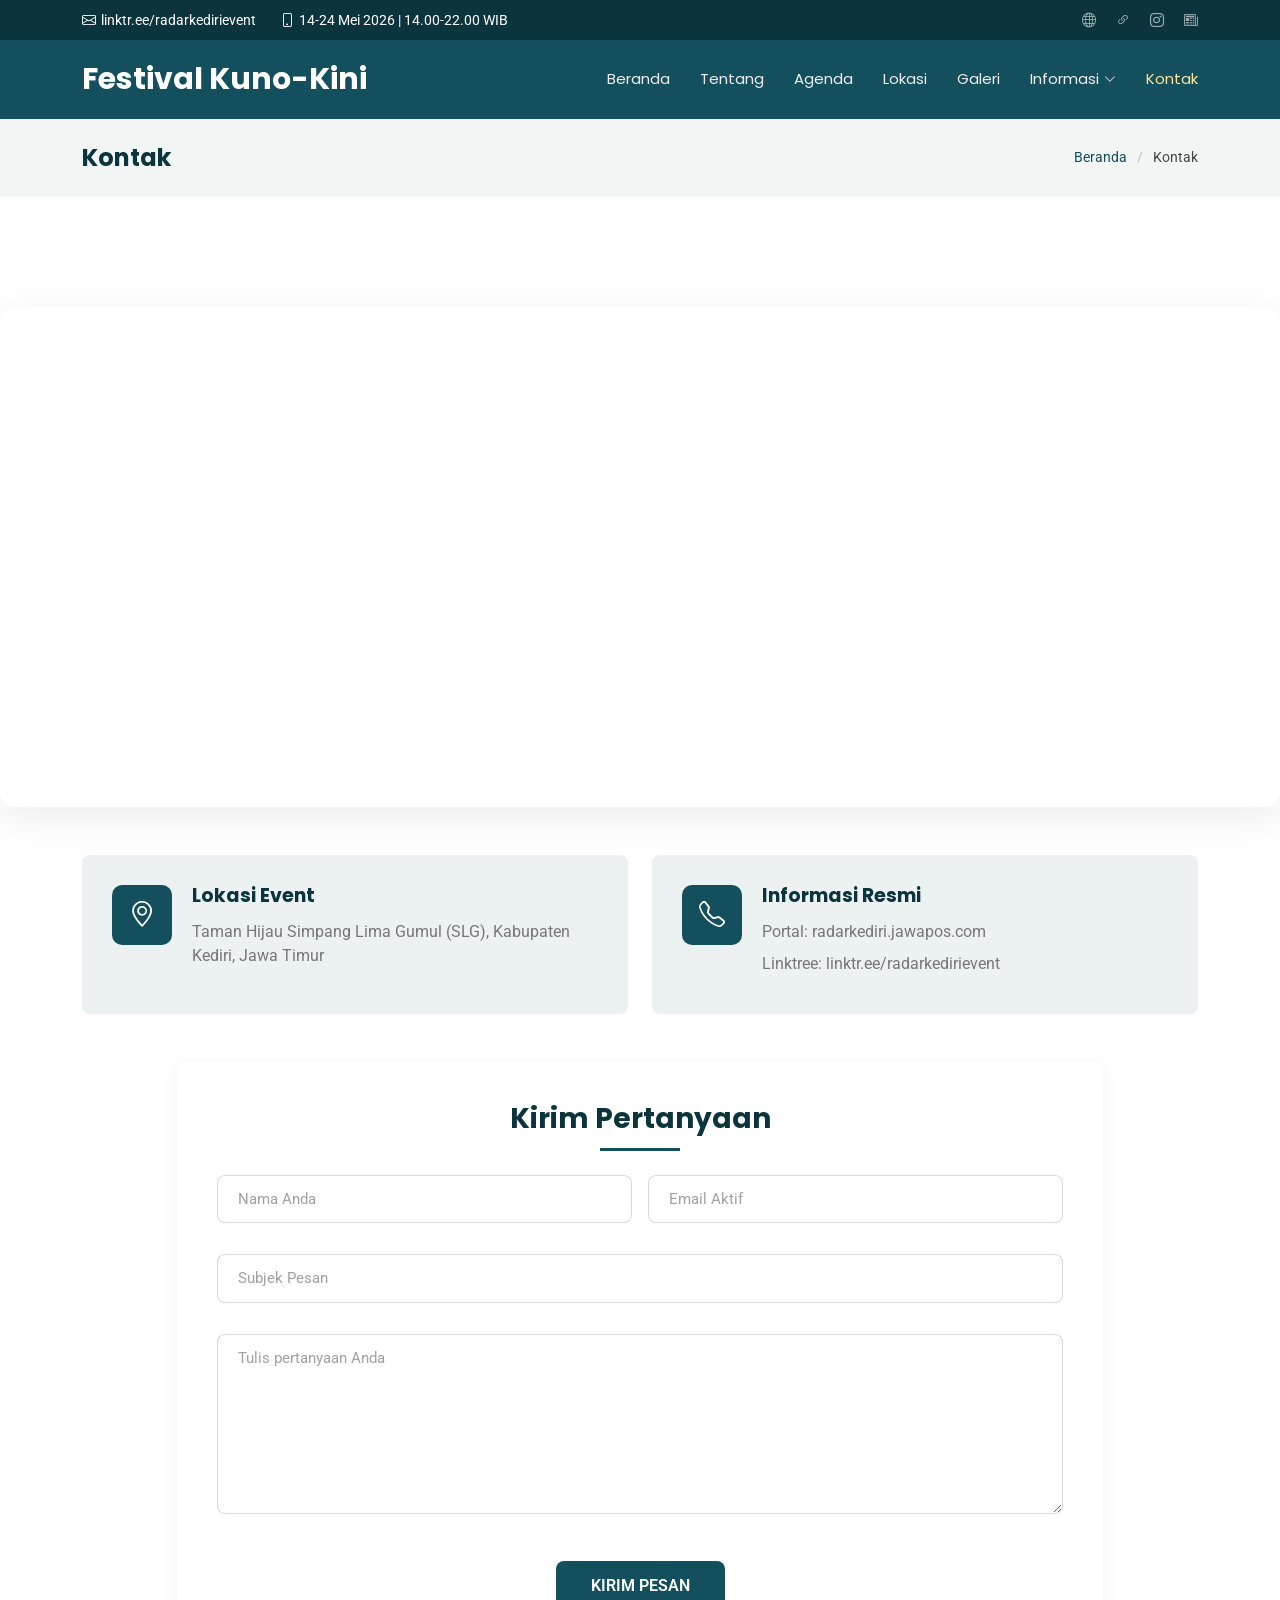
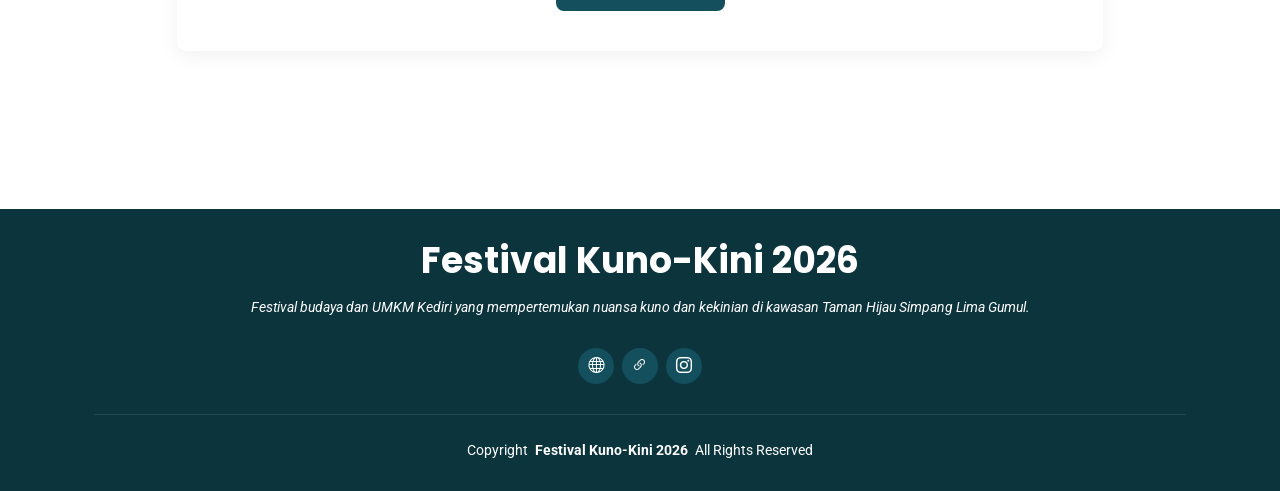
<file: contact.html>
<!DOCTYPE html>
<html lang="id">

<head>
  <meta charset="utf-8">
  <meta content="width=device-width, initial-scale=1.0" name="viewport">
  <title>Kontak Festival Kuno-Kini 2026 | Radar Kediri Event</title>
  <meta name="description" content="Halaman kontak resmi untuk informasi Festival Kuno-Kini 2026 dari tim Event Organizer Jawa Pos Radar Kediri.">
  <meta name="keywords" content="kontak Festival Kuno-Kini 2026, kontak Radar Kediri Event">
  <meta name="author" content="Jawa Pos Radar Kediri Event Organizer">
  <meta name="robots" content="index, follow, max-image-preview:large, max-snippet:-1, max-video-preview:-1">
  <meta name="language" content="id-ID">
  <meta name="geo.region" content="ID-JI">
  <meta name="geo.placename" content="Kabupaten Kediri">
  <meta name="geo.position" content="-7.815904;112.062264">
  <meta name="ICBM" content="-7.815904, 112.062264">
  <meta name="theme-color" content="#134f5c">
  <link rel="canonical" href="https://kuno-kini.web.id/contact">

  <meta property="og:locale" content="id_ID">
  <meta property="og:type" content="website">
  <meta property="og:title" content="Kontak Festival Kuno-Kini 2026 | Radar Kediri Event">
  <meta property="og:description" content="Halaman kontak resmi untuk informasi Festival Kuno-Kini 2026 dari tim Event Organizer Jawa Pos Radar Kediri.">
  <meta property="og:url" content="https://kuno-kini.web.id/contact">
  <meta property="og:site_name" content="Festival Kuno-Kini 2026">
  <meta property="og:image" content="https://cdn-jpr.jawapos.com/images/12/2025/05/25/IMG_1104JPG-1335376999.jpg">
  <meta property="og:image:alt" content="Festival Kuno-Kini 2026 di Taman Hijau Simpang Lima Gumul Kediri">

  <meta name="twitter:card" content="summary_large_image">
  <meta name="twitter:title" content="Kontak Festival Kuno-Kini 2026 | Radar Kediri Event">
  <meta name="twitter:description" content="Halaman kontak resmi untuk informasi Festival Kuno-Kini 2026 dari tim Event Organizer Jawa Pos Radar Kediri.">
  <meta name="twitter:image" content="https://cdn-jpr.jawapos.com/images/12/2025/05/25/IMG_1104JPG-1335376999.jpg">

  <link href="assets/img/favicon.png" rel="icon">
  <link href="assets/img/favicon.png" rel="shortcut icon">
  <link href="assets/img/apple-touch-icon.png" rel="apple-touch-icon">

  <link href="https://fonts.googleapis.com" rel="preconnect">
  <link href="https://fonts.gstatic.com" rel="preconnect" crossorigin>
  <link href="https://fonts.googleapis.com/css2?family=Roboto:ital,wght@0,100;0,300;0,400;0,500;0,700;0,900;1,100;1,300;1,400;1,500;1,700;1,900&family=Poppins:ital,wght@0,100;0,200;0,300;0,400;0,500;0,600;0,700;0,800;0,900;1,100;1,200;1,300;1,400;1,500;1,600;1,700;1,800;1,900&display=swap" rel="stylesheet">

  <link href="assets/vendor/bootstrap/css/bootstrap.min.css" rel="stylesheet">
  <link href="assets/vendor/bootstrap-icons/bootstrap-icons.css" rel="stylesheet">
  <link href="assets/vendor/aos/aos.css" rel="stylesheet">
  <link href="assets/vendor/glightbox/css/glightbox.min.css" rel="stylesheet">
  <link href="assets/vendor/swiper/swiper-bundle.min.css" rel="stylesheet">

  <link href="assets/css/main.css" rel="stylesheet">
  <script type="application/ld+json">
  {
    "@context": "https://schema.org",
    "@graph": [
      {
        "@type": "Organization",
        "name": "Jawa Pos Radar Kediri Event Organizer",
        "url": "https://kuno-kini.web.id/",
        "sameAs": [
          "https://radarkediri.jawapos.com/",
          "https://linktr.ee/radarkedirievent",
          "https://linktr.ee/radarkediri"
        ]
      },
      {
        "@type": "Event",
        "name": "Festival Kuno-Kini 2026",
        "description": "Festival budaya dan UMKM di Kediri dengan konsep perpaduan kuno dan kekinian.",
        "startDate": "2026-05-14T14:00:00+07:00",
        "endDate": "2026-05-24T22:00:00+07:00",
        "eventAttendanceMode": "https://schema.org/OfflineEventAttendanceMode",
        "eventStatus": "https://schema.org/EventScheduled",
        "location": {
          "@type": "Place",
          "name": "Taman Hijau Simpang Lima Gumul",
          "address": {
            "@type": "PostalAddress",
            "addressLocality": "Kabupaten Kediri",
            "addressRegion": "Jawa Timur",
            "addressCountry": "ID"
          },
          "geo": {
            "@type": "GeoCoordinates",
            "latitude": -7.815904,
            "longitude": 112.062264
          }
        },
        "organizer": {
          "@type": "Organization",
          "name": "Jawa Pos Radar Kediri Event Organizer",
          "url": "https://radarkediri.jawapos.com/"
        },
        "image": ["https://cdn-jpr.jawapos.com/images/12/2025/05/25/IMG_1104JPG-1335376999.jpg"],
        "isAccessibleForFree": true
      },
      {
        "@type": "WebPage",
        "name": "Kontak Festival Kuno-Kini 2026 | Radar Kediri Event",
        "url": "https://kuno-kini.web.id/contact",
        "description": "Halaman kontak resmi untuk informasi Festival Kuno-Kini 2026 dari tim Event Organizer Jawa Pos Radar Kediri."
      }
    ]
  }
  </script>

</head>

<body class="contact-page">

  <header id="header" class="header sticky-top">

    <div class="topbar d-flex align-items-center dark-background">
      <div class="container d-flex justify-content-center justify-content-md-between">
        <div class="contact-info d-flex align-items-center">
          <i class="bi bi-envelope d-flex align-items-center"><a href="https://linktr.ee/radarkedirievent" target="_blank" rel="noopener">linktr.ee/radarkedirievent</a></i>
          <i class="bi bi-phone d-flex align-items-center ms-4"><span>14-24 Mei 2026 | 14.00-22.00 WIB</span></i>
        </div>
        <div class="social-links d-none d-md-flex align-items-center">
          <a href="https://radarkediri.jawapos.com/" class="twitter" target="_blank" rel="noopener" aria-label="Website Radar Kediri"><i class="bi bi-globe"></i></a>
          <a href="https://linktr.ee/radarkediri" class="facebook" target="_blank" rel="noopener" aria-label="Radar Kediri Linktree"><i class="bi bi-link-45deg"></i></a>
          <a href="https://linktr.ee/radarkedirievent" class="instagram" target="_blank" rel="noopener" aria-label="Radar Kediri Event Linktree"><i class="bi bi-instagram"></i></a>
          <a href="https://radarkediri.jawapos.com/tag/kuno-kini-festival" class="linkedin" target="_blank" rel="noopener" aria-label="Tag Kuno-Kini Festival"><i class="bi bi-newspaper"></i></a>
        </div>
      </div>
    </div><!-- End Top Bar -->

    <div class="branding d-flex align-items-cente">

      <div class="container position-relative d-flex align-items-center justify-content-between">
        <a href="/" class="logo d-flex align-items-center">
          <!-- Uncomment the line below if you also wish to use an image logo -->
          <!-- <img src="assets/img/logo.webp" alt=""> -->
          <h1 class="sitename">Festival Kuno-Kini</h1>
        </a>

        <nav id="navmenu" class="navmenu">
          <ul>
            <li><a href="/">Beranda</a></li>
            <li><a href="/about">Tentang</a></li>
            <li><a href="/events">Agenda</a></li>
            <li><a href="/location">Lokasi</a></li>
            <li><a href="/gallery">Galeri</a></li>
            <li class="dropdown"><a href="#"><span>Informasi</span> <i class="bi bi-chevron-down toggle-dropdown"></i></a>
              <ul>
                <li><a href="/faq">FAQ</a></li>
                <li><a href="/terms">Syarat &amp; Ketentuan</a></li>
                <li><a href="/privacy">Kebijakan Privasi</a></li>
              </ul>
            </li>
            <li><a href="/contact" class="active">Kontak</a></li>
          </ul>
          <i class="mobile-nav-toggle d-xl-none bi bi-list"></i>
        </nav>

      </div>

    </div>

  </header>

  <main class="main">

    <!-- Page Title -->
    <div class="page-title light-background">
      <div class="container d-lg-flex justify-content-between align-items-center">
        <h1 class="mb-2 mb-lg-0">Kontak</h1>
        <nav class="breadcrumbs">
          <ol>
            <li><a href="/">Beranda</a></li>
            <li class="current">Kontak</li>
          </ol>
        </nav>
      </div>
    </div><!-- End Page Title -->

    <!-- Contact Section -->
    <section id="contact" class="contact section">

      <!-- Map Section -->
      <div class="map-container mb-5">
        <iframe src="https://maps.google.com/maps?q=-7.815904,112.062264&amp;z=15&amp;output=embed" width="100%" height="500" style="border:0;" allowfullscreen="" loading="lazy" referrerpolicy="no-referrer-when-downgrade"></iframe>
      </div>

      <div class="container" data-aos="fade-up" data-aos-delay="100">

        <!-- Contact Info -->
        <div class="row g-4 mb-5" data-aos="fade-up" data-aos-delay="300">
          <div class="col-md-6">
            <div class="contact-info-card">
              <div class="icon-box">
                <i class="bi bi-geo-alt"></i>
              </div>
              <div class="info-content">
                <h4>Lokasi Event</h4>
                <p>Taman Hijau Simpang Lima Gumul (SLG), Kabupaten Kediri, Jawa Timur</p>
              </div>
            </div>
          </div>

          <div class="col-md-6">
            <div class="contact-info-card">
              <div class="icon-box">
                <i class="bi bi-telephone"></i>
              </div>
              <div class="info-content">
                <h4>Informasi Resmi</h4>
                <p>Portal: radarkediri.jawapos.com</p>
                <p>Linktree: linktr.ee/radarkedirievent</p>
              </div>
            </div>
          </div>
        </div>

        <!-- Contact Form -->
        <div class="row justify-content-center mb-5" data-aos="fade-up" data-aos-delay="200">
          <div class="col-lg-10">
            <div class="contact-form-wrapper">
              <h2 class="text-center mb-4">Kirim Pertanyaan</h2>

              <form action="forms/contact.php" method="post" class="php-email-form">
                <div class="row g-3">
                  <div class="col-md-6">
                    <div class="form-group">
                      <input type="text" class="form-control" name="name" placeholder="Nama Anda" required="">
                    </div>
                  </div>

                  <div class="col-md-6">
                    <div class="form-group">
                      <input type="email" class="form-control" name="email" placeholder="Email Aktif" required="">
                    </div>
                  </div>

                  <div class="col-12">
                    <div class="form-group">
                      <input type="text" class="form-control" name="subject" placeholder="Subjek Pesan" required="">
                    </div>
                  </div>

                  <div class="col-12">
                    <div class="form-group">
                      <textarea class="form-control" name="message" placeholder="Tulis pertanyaan Anda" rows="6" required=""></textarea>
                    </div>
                  </div>

                  <div class="col-12">
                    <div class="loading">Sedang mengirim...</div>
                    <div class="error-message"></div>
                    <div class="sent-message">Pesan Anda sudah terkirim. Terima kasih.</div>
                  </div>

                  <div class="col-12 text-center">
                    <button type="submit" class="btn-submit">KIRIM PESAN</button>
                  </div>
                </div>
              </form>
            </div>
          </div>
        </div>

      </div>

    </section><!-- /Contact Section -->

  </main>

  <footer id="footer" class="footer dark-background">
    <div class="container">
      <h3 class="sitename">Festival Kuno-Kini 2026</h3>
      <p>Festival budaya dan UMKM Kediri yang mempertemukan nuansa kuno dan kekinian di kawasan Taman Hijau Simpang Lima Gumul.</p>
      <div class="social-links d-flex justify-content-center">
        <a href="https://radarkediri.jawapos.com/" target="_blank" rel="noopener" aria-label="Website Radar Kediri"><i class="bi bi-globe"></i></a>
        <a href="https://linktr.ee/radarkediri" target="_blank" rel="noopener" aria-label="Linktree Radar Kediri"><i class="bi bi-link-45deg"></i></a>
        <a href="https://linktr.ee/radarkedirievent" target="_blank" rel="noopener" aria-label="Linktree Radar Kediri Event"><i class="bi bi-instagram"></i></a>
      </div>
      <div class="container">
        <div class="copyright">
          <span>Copyright</span> <strong class="px-1 sitename">Festival Kuno-Kini 2026</strong> <span>All Rights Reserved</span>
        </div>
      </div>
    </div>
  </footer>

  <!-- Scroll Top -->
  <a href="#" id="scroll-top" class="scroll-top d-flex align-items-center justify-content-center"><i class="bi bi-arrow-up-short"></i></a>

  <!-- Preloader -->
  <div id="preloader"></div>

  <!-- Vendor JS Files -->
  <script src="assets/vendor/bootstrap/js/bootstrap.bundle.min.js"></script>
  <script src="assets/vendor/php-email-form/validate.js"></script>
  <script src="assets/vendor/aos/aos.js"></script>
  <script src="assets/vendor/purecounter/purecounter_vanilla.js"></script>
  <script src="assets/vendor/glightbox/js/glightbox.min.js"></script>
  <script src="assets/vendor/swiper/swiper-bundle.min.js"></script>
  <script src="assets/vendor/imagesloaded/imagesloaded.pkgd.min.js"></script>
  <script src="assets/vendor/isotope-layout/isotope.pkgd.min.js"></script>

  <!-- Main JS File -->
  <script src="assets/js/main.js"></script>

</body>

</html>
</file>
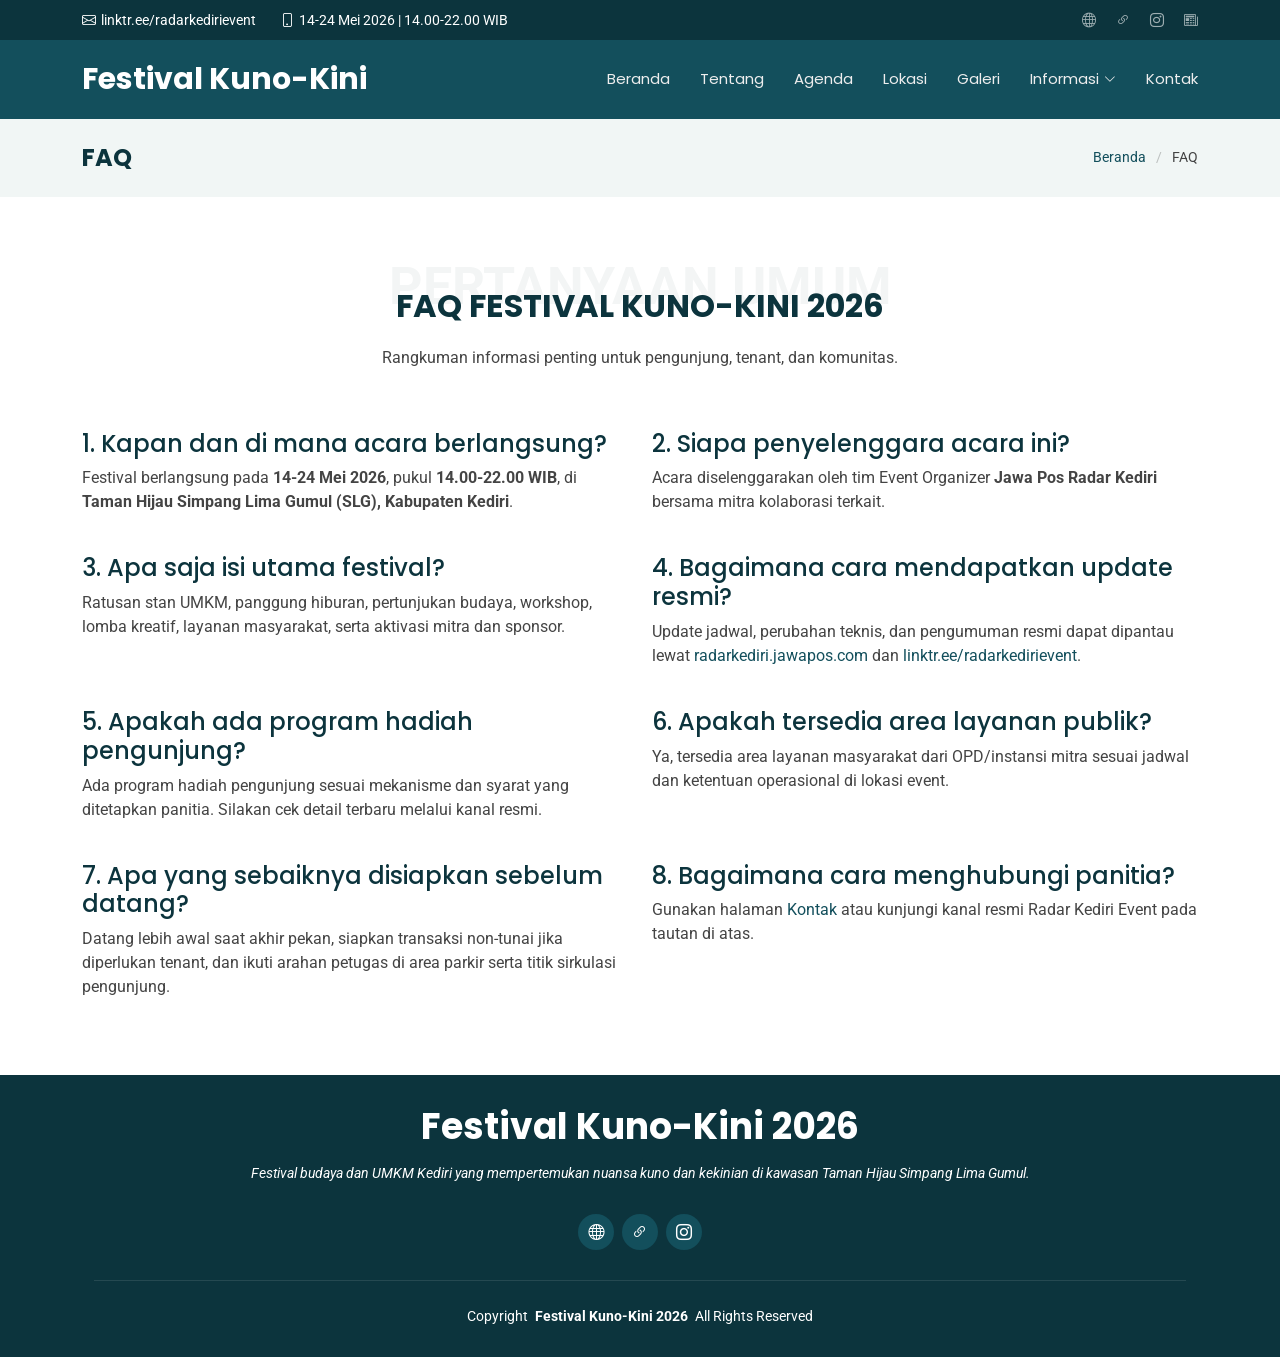
<file: faq.html>
<!DOCTYPE html>
<html lang="id">

<head>
  <meta charset="utf-8">
  <meta content="width=device-width, initial-scale=1.0" name="viewport">
  <title>FAQ Festival Kuno-Kini 2026 | Pertanyaan Umum Pengunjung</title>
  <meta name="description" content="FAQ resmi Festival Kuno-Kini 2026: jadwal, lokasi, akses, aturan pengunjung, informasi tenant, dan kanal update resmi panitia.">
  <meta name="keywords" content="FAQ Festival Kuno-Kini 2026, pertanyaan umum Kuno Kini Kediri">
  <meta name="author" content="Jawa Pos Radar Kediri Event Organizer">
  <meta name="robots" content="index, follow, max-image-preview:large, max-snippet:-1, max-video-preview:-1">
  <meta name="language" content="id-ID">
  <meta name="geo.region" content="ID-JI">
  <meta name="geo.placename" content="Kabupaten Kediri">
  <meta name="geo.position" content="-7.815904;112.062264">
  <meta name="ICBM" content="-7.815904, 112.062264">
  <meta name="theme-color" content="#134f5c">
  <link rel="canonical" href="https://kuno-kini.web.id/faq">

  <meta property="og:locale" content="id_ID">
  <meta property="og:type" content="article">
  <meta property="og:title" content="FAQ Festival Kuno-Kini 2026 | Pertanyaan Umum Pengunjung">
  <meta property="og:description" content="FAQ resmi Festival Kuno-Kini 2026: jadwal, lokasi, akses, aturan pengunjung, informasi tenant, dan kanal update resmi panitia.">
  <meta property="og:url" content="https://kuno-kini.web.id/faq">
  <meta property="og:site_name" content="Festival Kuno-Kini 2026">
  <meta property="og:image" content="https://cdn-jpr.jawapos.com/images/12/2025/05/25/IMG_1104JPG-1335376999.jpg">
  <meta property="og:image:alt" content="Festival Kuno-Kini 2026 di Taman Hijau Simpang Lima Gumul Kediri">

  <meta name="twitter:card" content="summary_large_image">
  <meta name="twitter:title" content="FAQ Festival Kuno-Kini 2026 | Pertanyaan Umum Pengunjung">
  <meta name="twitter:description" content="FAQ resmi Festival Kuno-Kini 2026: jadwal, lokasi, akses, aturan pengunjung, informasi tenant, dan kanal update resmi panitia.">
  <meta name="twitter:image" content="https://cdn-jpr.jawapos.com/images/12/2025/05/25/IMG_1104JPG-1335376999.jpg">

  <link href="assets/img/favicon.png" rel="icon">
  <link href="assets/img/favicon.png" rel="shortcut icon">
  <link href="assets/img/apple-touch-icon.png" rel="apple-touch-icon">

  <link href="https://fonts.googleapis.com" rel="preconnect">
  <link href="https://fonts.gstatic.com" rel="preconnect" crossorigin>
  <link href="https://fonts.googleapis.com/css2?family=Roboto:ital,wght@0,100;0,300;0,400;0,500;0,700;0,900;1,100;1,300;1,400;1,500;1,700;1,900&family=Poppins:ital,wght@0,100;0,200;0,300;0,400;0,500;0,600;0,700;0,800;0,900;1,100;1,200;1,300;1,400;1,500;1,600;1,700;1,800;1,900&display=swap" rel="stylesheet">

  <link href="assets/vendor/bootstrap/css/bootstrap.min.css" rel="stylesheet">
  <link href="assets/vendor/bootstrap-icons/bootstrap-icons.css" rel="stylesheet">
  <link href="assets/vendor/aos/aos.css" rel="stylesheet">
  <link href="assets/vendor/glightbox/css/glightbox.min.css" rel="stylesheet">
  <link href="assets/vendor/swiper/swiper-bundle.min.css" rel="stylesheet">

  <link href="assets/css/main.css" rel="stylesheet">
  <script type="application/ld+json">
  {
    "@context": "https://schema.org",
    "@graph": [
      {
        "@type": "Organization",
        "name": "Jawa Pos Radar Kediri Event Organizer",
        "url": "https://kuno-kini.web.id/",
        "sameAs": [
          "https://radarkediri.jawapos.com/",
          "https://linktr.ee/radarkedirievent",
          "https://linktr.ee/radarkediri"
        ]
      },
      {
        "@type": "Event",
        "name": "Festival Kuno-Kini 2026",
        "description": "Festival budaya dan UMKM di Kediri dengan konsep perpaduan kuno dan kekinian.",
        "startDate": "2026-05-14T14:00:00+07:00",
        "endDate": "2026-05-24T22:00:00+07:00",
        "eventAttendanceMode": "https://schema.org/OfflineEventAttendanceMode",
        "eventStatus": "https://schema.org/EventScheduled",
        "location": {
          "@type": "Place",
          "name": "Taman Hijau Simpang Lima Gumul",
          "address": {
            "@type": "PostalAddress",
            "addressLocality": "Kabupaten Kediri",
            "addressRegion": "Jawa Timur",
            "addressCountry": "ID"
          },
          "geo": {
            "@type": "GeoCoordinates",
            "latitude": -7.815904,
            "longitude": 112.062264
          }
        },
        "organizer": {
          "@type": "Organization",
          "name": "Jawa Pos Radar Kediri Event Organizer",
          "url": "https://radarkediri.jawapos.com/"
        },
        "image": ["https://cdn-jpr.jawapos.com/images/12/2025/05/25/IMG_1104JPG-1335376999.jpg"],
        "isAccessibleForFree": true
      },
      {
        "@type": "WebPage",
        "name": "FAQ Festival Kuno-Kini 2026 | Pertanyaan Umum Pengunjung",
        "url": "https://kuno-kini.web.id/faq",
        "description": "FAQ resmi Festival Kuno-Kini 2026: jadwal, lokasi, akses, aturan pengunjung, informasi tenant, dan kanal update resmi panitia."
      }
    ]
  }
  </script>
  <script type="application/ld+json">
  {
    "@context": "https://schema.org",
    "@type": "FAQPage",
    "mainEntity": [
      {
        "@type": "Question",
        "name": "Kapan Festival Kuno-Kini 2026 berlangsung?",
        "acceptedAnswer": {
          "@type": "Answer",
          "text": "Festival berlangsung 14-24 Mei 2026, pukul 14.00-22.00 WIB."
        }
      },
      {
        "@type": "Question",
        "name": "Di mana lokasi festival?",
        "acceptedAnswer": {
          "@type": "Answer",
          "text": "Taman Hijau Simpang Lima Gumul (SLG), Kabupaten Kediri."
        }
      },
      {
        "@type": "Question",
        "name": "Bagaimana cara mendapatkan update resmi?",
        "acceptedAnswer": {
          "@type": "Answer",
          "text": "Pantau radarkediri.jawapos.com dan linktr.ee/radarkedirievent."
        }
      }
    ]
  }
  </script>

</head>

<body class="starter-page-page">
  <header id="header" class="header sticky-top">
    <div class="topbar d-flex align-items-center dark-background">
      <div class="container d-flex justify-content-center justify-content-md-between">
<div class="contact-info d-flex align-items-center">
          <i class="bi bi-envelope d-flex align-items-center"><a href="https://linktr.ee/radarkedirievent" target="_blank" rel="noopener">linktr.ee/radarkedirievent</a></i>
          <i class="bi bi-phone d-flex align-items-center ms-4"><span>14-24 Mei 2026 | 14.00-22.00 WIB</span></i>
        </div>
        <div class="social-links d-none d-md-flex align-items-center">
          <a href="https://radarkediri.jawapos.com/" class="twitter" target="_blank" rel="noopener" aria-label="Website Radar Kediri"><i class="bi bi-globe"></i></a>
          <a href="https://linktr.ee/radarkediri" class="facebook" target="_blank" rel="noopener" aria-label="Radar Kediri Linktree"><i class="bi bi-link-45deg"></i></a>
          <a href="https://linktr.ee/radarkedirievent" class="instagram" target="_blank" rel="noopener" aria-label="Radar Kediri Event Linktree"><i class="bi bi-instagram"></i></a>
          <a href="https://radarkediri.jawapos.com/tag/kuno-kini-festival" class="linkedin" target="_blank" rel="noopener" aria-label="Tag Kuno-Kini Festival"><i class="bi bi-newspaper"></i></a>
        </div>
      </div>
    </div>
    <div class="branding d-flex align-items-cente">
      <div class="container position-relative d-flex align-items-center justify-content-between">
        <a href="/" class="logo d-flex align-items-center">
          <h1 class="sitename">Festival Kuno-Kini</h1>
        </a>
<nav id="navmenu" class="navmenu">
          <ul>
            <li><a href="/">Beranda</a></li>
            <li><a href="/about">Tentang</a></li>
            <li><a href="/events">Agenda</a></li>
            <li><a href="/location">Lokasi</a></li>
            <li><a href="/gallery">Galeri</a></li>
            <li class="dropdown"><a href="#"><span>Informasi</span> <i class="bi bi-chevron-down toggle-dropdown"></i></a>
              <ul>
                <li><a href="/faq" class="active">FAQ</a></li>
                <li><a href="/terms">Syarat &amp; Ketentuan</a></li>
                <li><a href="/privacy">Kebijakan Privasi</a></li>
              </ul>
            </li>
            <li><a href="/contact">Kontak</a></li>
          </ul>
          <i class="mobile-nav-toggle d-xl-none bi bi-list"></i>
        </nav>
      </div>
    </div>
  </header>

  <main class="main">
    <div class="page-title light-background">
      <div class="container d-lg-flex justify-content-between align-items-center">
        <h1 class="mb-2 mb-lg-0">FAQ</h1>
        <nav class="breadcrumbs">
          <ol>
            <li><a href="/">Beranda</a></li>
            <li class="current">FAQ</li>
          </ol>
        </nav>
      </div>
    </div>

    <section id="starter-section" class="starter-section section">
      <div class="container section-title" data-aos="fade-up">
        <span class="description-title">Pertanyaan Umum</span>
        <h2>FAQ Festival Kuno-Kini 2026</h2>
        <p>Rangkuman informasi penting untuk pengunjung, tenant, dan komunitas.</p>
      </div>

      <div class="container" data-aos="fade-up">
        <div class="row g-4">
          <div class="col-lg-6">
            <h4>1. Kapan dan di mana acara berlangsung?</h4>
            <p>Festival berlangsung pada <strong>14-24 Mei 2026</strong>, pukul <strong>14.00-22.00 WIB</strong>, di <strong>Taman Hijau Simpang Lima Gumul (SLG), Kabupaten Kediri</strong>.</p>
          </div>
          <div class="col-lg-6">
            <h4>2. Siapa penyelenggara acara ini?</h4>
            <p>Acara diselenggarakan oleh tim Event Organizer <strong>Jawa Pos Radar Kediri</strong> bersama mitra kolaborasi terkait.</p>
          </div>
          <div class="col-lg-6">
            <h4>3. Apa saja isi utama festival?</h4>
            <p>Ratusan stan UMKM, panggung hiburan, pertunjukan budaya, workshop, lomba kreatif, layanan masyarakat, serta aktivasi mitra dan sponsor.</p>
          </div>
          <div class="col-lg-6">
            <h4>4. Bagaimana cara mendapatkan update resmi?</h4>
            <p>Update jadwal, perubahan teknis, dan pengumuman resmi dapat dipantau lewat <a href="https://radarkediri.jawapos.com/" target="_blank" rel="noopener">radarkediri.jawapos.com</a> dan <a href="https://linktr.ee/radarkedirievent" target="_blank" rel="noopener">linktr.ee/radarkedirievent</a>.</p>
          </div>
          <div class="col-lg-6">
            <h4>5. Apakah ada program hadiah pengunjung?</h4>
            <p>Ada program hadiah pengunjung sesuai mekanisme dan syarat yang ditetapkan panitia. Silakan cek detail terbaru melalui kanal resmi.</p>
          </div>
          <div class="col-lg-6">
            <h4>6. Apakah tersedia area layanan publik?</h4>
            <p>Ya, tersedia area layanan masyarakat dari OPD/instansi mitra sesuai jadwal dan ketentuan operasional di lokasi event.</p>
          </div>
          <div class="col-lg-6">
            <h4>7. Apa yang sebaiknya disiapkan sebelum datang?</h4>
            <p>Datang lebih awal saat akhir pekan, siapkan transaksi non-tunai jika diperlukan tenant, dan ikuti arahan petugas di area parkir serta titik sirkulasi pengunjung.</p>
          </div>
          <div class="col-lg-6">
            <h4>8. Bagaimana cara menghubungi panitia?</h4>
            <p>Gunakan halaman <a href="/contact">Kontak</a> atau kunjungi kanal resmi Radar Kediri Event pada tautan di atas.</p>
          </div>
        </div>
      </div>
    </section>
  </main>

<footer id="footer" class="footer dark-background">
    <div class="container">
      <h3 class="sitename">Festival Kuno-Kini 2026</h3>
      <p>Festival budaya dan UMKM Kediri yang mempertemukan nuansa kuno dan kekinian di kawasan Taman Hijau Simpang Lima Gumul.</p>
      <div class="social-links d-flex justify-content-center">
        <a href="https://radarkediri.jawapos.com/" target="_blank" rel="noopener" aria-label="Website Radar Kediri"><i class="bi bi-globe"></i></a>
        <a href="https://linktr.ee/radarkediri" target="_blank" rel="noopener" aria-label="Linktree Radar Kediri"><i class="bi bi-link-45deg"></i></a>
        <a href="https://linktr.ee/radarkedirievent" target="_blank" rel="noopener" aria-label="Linktree Radar Kediri Event"><i class="bi bi-instagram"></i></a>
      </div>
      <div class="container">
        <div class="copyright">
          <span>Copyright</span> <strong class="px-1 sitename">Festival Kuno-Kini 2026</strong> <span>All Rights Reserved</span>
        </div>
      </div>
    </div>
  </footer>

  <a href="#" id="scroll-top" class="scroll-top d-flex align-items-center justify-content-center"><i class="bi bi-arrow-up-short"></i></a>
  <div id="preloader"></div>
  <script src="assets/vendor/bootstrap/js/bootstrap.bundle.min.js"></script>
  <script src="assets/vendor/php-email-form/validate.js"></script>
  <script src="assets/vendor/aos/aos.js"></script>
  <script src="assets/vendor/purecounter/purecounter_vanilla.js"></script>
  <script src="assets/vendor/glightbox/js/glightbox.min.js"></script>
  <script src="assets/vendor/swiper/swiper-bundle.min.js"></script>
  <script src="assets/vendor/imagesloaded/imagesloaded.pkgd.min.js"></script>
  <script src="assets/vendor/isotope-layout/isotope.pkgd.min.js"></script>
  <script src="assets/js/main.js"></script>
</body>
</html>
</file>
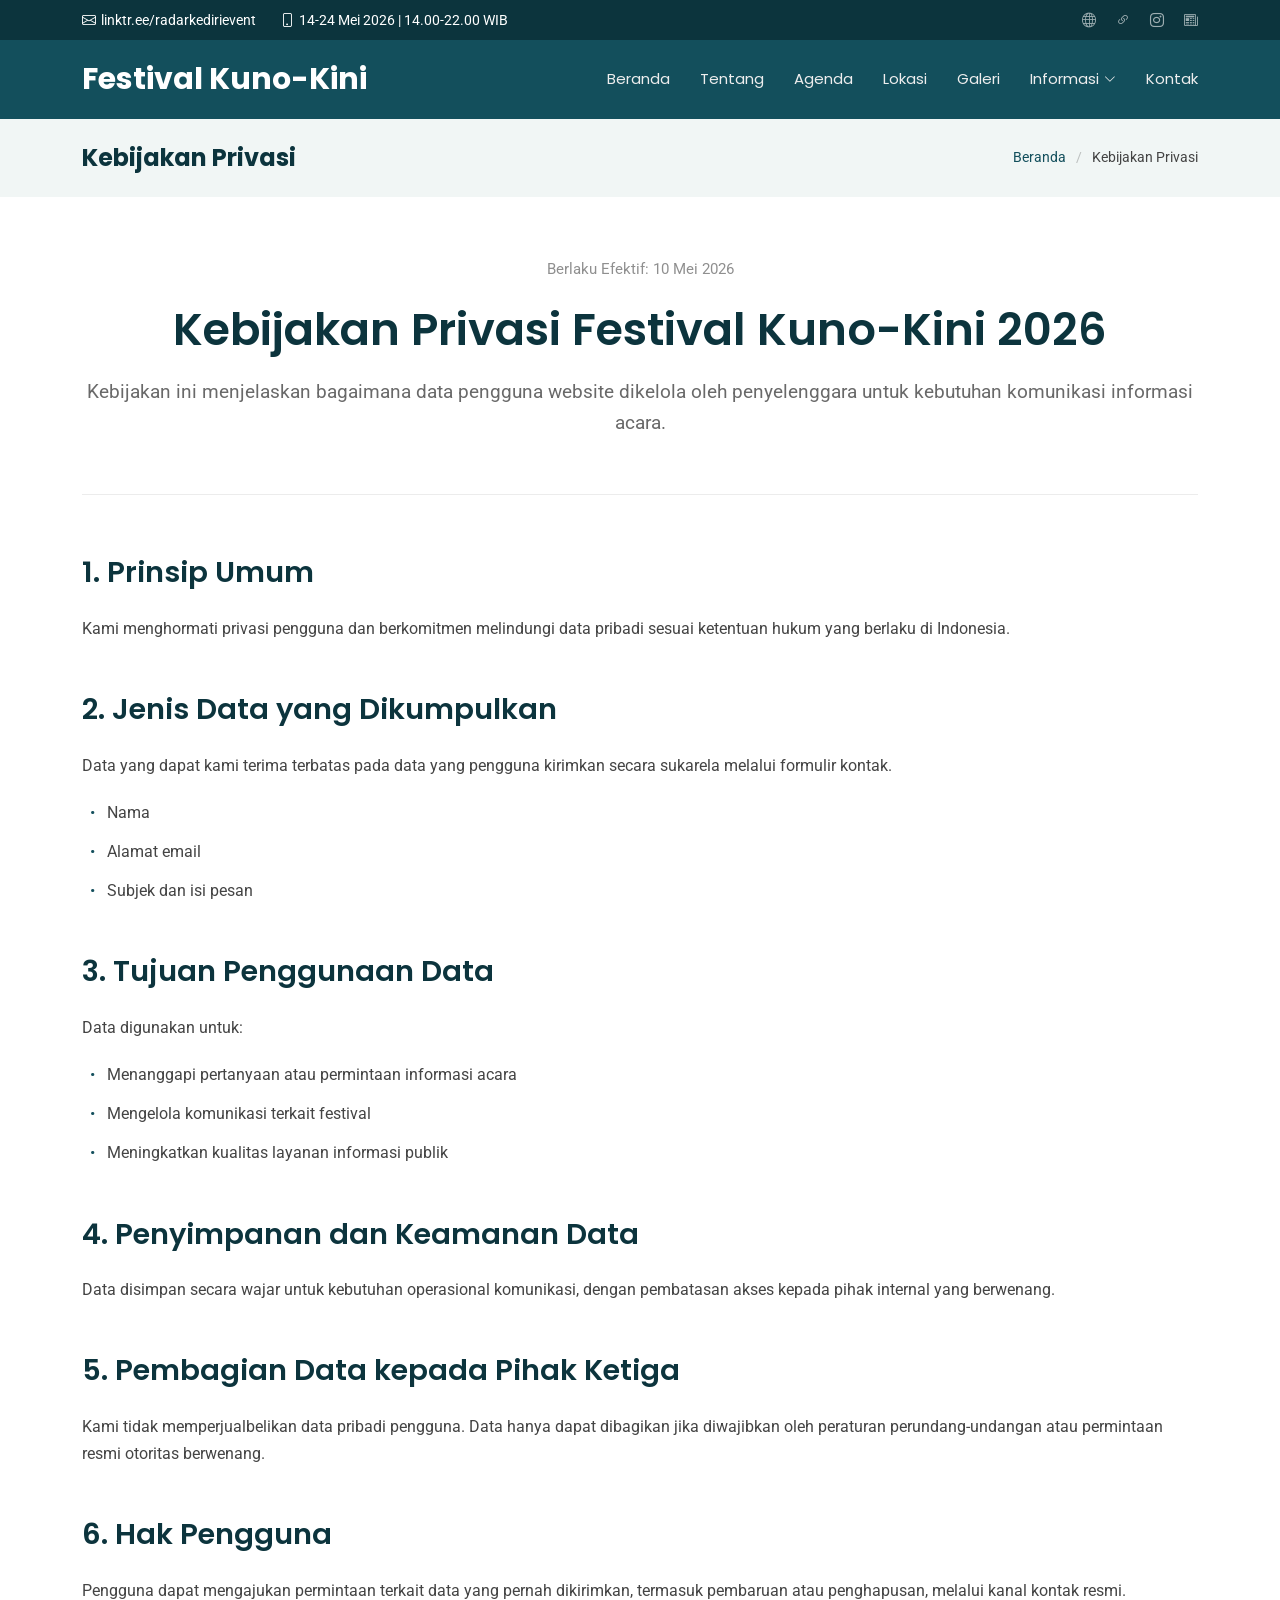
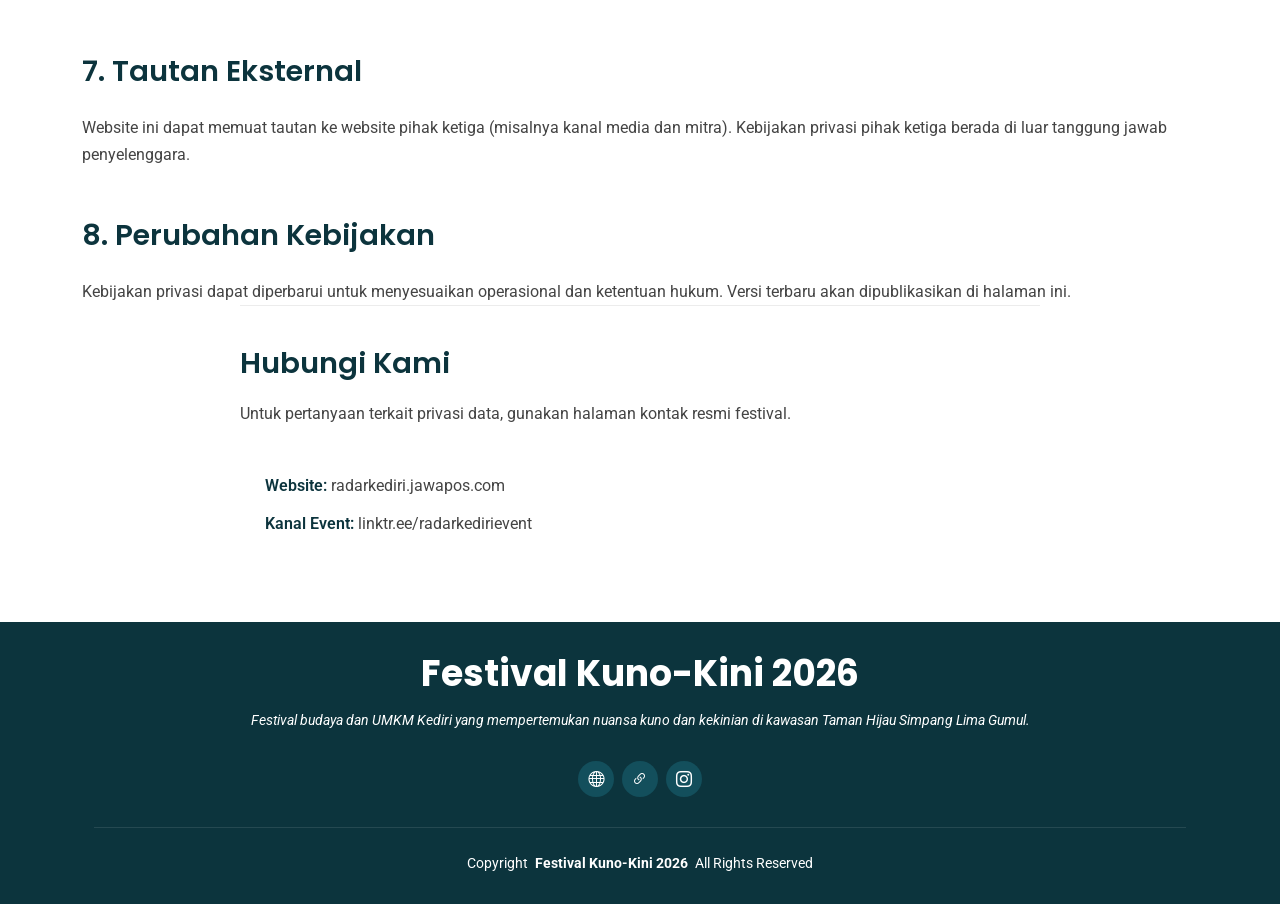
<file: privacy.html>
<!DOCTYPE html>
<html lang="id">

<head>
  <meta charset="utf-8">
  <meta content="width=device-width, initial-scale=1.0" name="viewport">
  <title>Kebijakan Privasi Festival Kuno-Kini 2026</title>
  <meta name="description" content="Kebijakan privasi resmi Festival Kuno-Kini 2026 terkait pengumpulan, penggunaan, dan perlindungan data pengunjung.">
  <meta name="keywords" content="kebijakan privasi festival Kuno-Kini 2026, privasi pengunjung event">
  <meta name="author" content="Jawa Pos Radar Kediri Event Organizer">
  <meta name="robots" content="index, follow, max-image-preview:large, max-snippet:-1, max-video-preview:-1">
  <meta name="language" content="id-ID">
  <meta name="geo.region" content="ID-JI">
  <meta name="geo.placename" content="Kabupaten Kediri">
  <meta name="geo.position" content="-7.815904;112.062264">
  <meta name="ICBM" content="-7.815904, 112.062264">
  <meta name="theme-color" content="#134f5c">
  <link rel="canonical" href="https://kuno-kini.web.id/privacy">

  <meta property="og:locale" content="id_ID">
  <meta property="og:type" content="article">
  <meta property="og:title" content="Kebijakan Privasi Festival Kuno-Kini 2026">
  <meta property="og:description" content="Kebijakan privasi resmi Festival Kuno-Kini 2026 terkait pengumpulan, penggunaan, dan perlindungan data pengunjung.">
  <meta property="og:url" content="https://kuno-kini.web.id/privacy">
  <meta property="og:site_name" content="Festival Kuno-Kini 2026">
  <meta property="og:image" content="https://cdn-jpr.jawapos.com/images/12/2025/05/25/IMG_1104JPG-1335376999.jpg">
  <meta property="og:image:alt" content="Festival Kuno-Kini 2026 di Taman Hijau Simpang Lima Gumul Kediri">

  <meta name="twitter:card" content="summary_large_image">
  <meta name="twitter:title" content="Kebijakan Privasi Festival Kuno-Kini 2026">
  <meta name="twitter:description" content="Kebijakan privasi resmi Festival Kuno-Kini 2026 terkait pengumpulan, penggunaan, dan perlindungan data pengunjung.">
  <meta name="twitter:image" content="https://cdn-jpr.jawapos.com/images/12/2025/05/25/IMG_1104JPG-1335376999.jpg">

  <link href="assets/img/favicon.png" rel="icon">
  <link href="assets/img/favicon.png" rel="shortcut icon">
  <link href="assets/img/apple-touch-icon.png" rel="apple-touch-icon">

  <link href="https://fonts.googleapis.com" rel="preconnect">
  <link href="https://fonts.gstatic.com" rel="preconnect" crossorigin>
  <link href="https://fonts.googleapis.com/css2?family=Roboto:ital,wght@0,100;0,300;0,400;0,500;0,700;0,900;1,100;1,300;1,400;1,500;1,700;1,900&family=Poppins:ital,wght@0,100;0,200;0,300;0,400;0,500;0,600;0,700;0,800;0,900;1,100;1,200;1,300;1,400;1,500;1,600;1,700;1,800;1,900&display=swap" rel="stylesheet">

  <link href="assets/vendor/bootstrap/css/bootstrap.min.css" rel="stylesheet">
  <link href="assets/vendor/bootstrap-icons/bootstrap-icons.css" rel="stylesheet">
  <link href="assets/vendor/aos/aos.css" rel="stylesheet">
  <link href="assets/vendor/glightbox/css/glightbox.min.css" rel="stylesheet">
  <link href="assets/vendor/swiper/swiper-bundle.min.css" rel="stylesheet">

  <link href="assets/css/main.css" rel="stylesheet">
  <script type="application/ld+json">
  {
    "@context": "https://schema.org",
    "@graph": [
      {
        "@type": "Organization",
        "name": "Jawa Pos Radar Kediri Event Organizer",
        "url": "https://kuno-kini.web.id/",
        "sameAs": [
          "https://radarkediri.jawapos.com/",
          "https://linktr.ee/radarkedirievent",
          "https://linktr.ee/radarkediri"
        ]
      },
      {
        "@type": "Event",
        "name": "Festival Kuno-Kini 2026",
        "description": "Festival budaya dan UMKM di Kediri dengan konsep perpaduan kuno dan kekinian.",
        "startDate": "2026-05-14T14:00:00+07:00",
        "endDate": "2026-05-24T22:00:00+07:00",
        "eventAttendanceMode": "https://schema.org/OfflineEventAttendanceMode",
        "eventStatus": "https://schema.org/EventScheduled",
        "location": {
          "@type": "Place",
          "name": "Taman Hijau Simpang Lima Gumul",
          "address": {
            "@type": "PostalAddress",
            "addressLocality": "Kabupaten Kediri",
            "addressRegion": "Jawa Timur",
            "addressCountry": "ID"
          },
          "geo": {
            "@type": "GeoCoordinates",
            "latitude": -7.815904,
            "longitude": 112.062264
          }
        },
        "organizer": {
          "@type": "Organization",
          "name": "Jawa Pos Radar Kediri Event Organizer",
          "url": "https://radarkediri.jawapos.com/"
        },
        "image": ["https://cdn-jpr.jawapos.com/images/12/2025/05/25/IMG_1104JPG-1335376999.jpg"],
        "isAccessibleForFree": true
      },
      {
        "@type": "WebPage",
        "name": "Kebijakan Privasi Festival Kuno-Kini 2026",
        "url": "https://kuno-kini.web.id/privacy",
        "description": "Kebijakan privasi resmi Festival Kuno-Kini 2026 terkait pengumpulan, penggunaan, dan perlindungan data pengunjung."
      }
    ]
  }
  </script>

</head>

<body class="privacy-page">

  <header id="header" class="header sticky-top">

    <div class="topbar d-flex align-items-center dark-background">
      <div class="container d-flex justify-content-center justify-content-md-between">
        <div class="contact-info d-flex align-items-center">
          <i class="bi bi-envelope d-flex align-items-center"><a href="https://linktr.ee/radarkedirievent" target="_blank" rel="noopener">linktr.ee/radarkedirievent</a></i>
          <i class="bi bi-phone d-flex align-items-center ms-4"><span>14-24 Mei 2026 | 14.00-22.00 WIB</span></i>
        </div>
        <div class="social-links d-none d-md-flex align-items-center">
          <a href="https://radarkediri.jawapos.com/" class="twitter" target="_blank" rel="noopener" aria-label="Website Radar Kediri"><i class="bi bi-globe"></i></a>
          <a href="https://linktr.ee/radarkediri" class="facebook" target="_blank" rel="noopener" aria-label="Radar Kediri Linktree"><i class="bi bi-link-45deg"></i></a>
          <a href="https://linktr.ee/radarkedirievent" class="instagram" target="_blank" rel="noopener" aria-label="Radar Kediri Event Linktree"><i class="bi bi-instagram"></i></a>
          <a href="https://radarkediri.jawapos.com/tag/kuno-kini-festival" class="linkedin" target="_blank" rel="noopener" aria-label="Tag Kuno-Kini Festival"><i class="bi bi-newspaper"></i></a>
        </div>
      </div>
    </div><!-- End Top Bar -->

    <div class="branding d-flex align-items-cente">

      <div class="container position-relative d-flex align-items-center justify-content-between">
        <a href="/" class="logo d-flex align-items-center">
          <!-- Uncomment the line below if you also wish to use an image logo -->
          <!-- <img src="assets/img/logo.webp" alt=""> -->
          <h1 class="sitename">Festival Kuno-Kini</h1>
        </a>

        <nav id="navmenu" class="navmenu">
          <ul>
            <li><a href="/">Beranda</a></li>
            <li><a href="/about">Tentang</a></li>
            <li><a href="/events">Agenda</a></li>
            <li><a href="/location">Lokasi</a></li>
            <li><a href="/gallery">Galeri</a></li>
            <li class="dropdown"><a href="#"><span>Informasi</span> <i class="bi bi-chevron-down toggle-dropdown"></i></a>
              <ul>
                <li><a href="/faq">FAQ</a></li>
                <li><a href="/terms">Syarat &amp; Ketentuan</a></li>
                <li><a href="/privacy" class="active">Kebijakan Privasi</a></li>
              </ul>
            </li>
            <li><a href="/contact">Kontak</a></li>
          </ul>
          <i class="mobile-nav-toggle d-xl-none bi bi-list"></i>
        </nav>

      </div>

    </div>

  </header>

  <main class="main">
    <div class="page-title light-background">
      <div class="container d-lg-flex justify-content-between align-items-center">
        <h1 class="mb-2 mb-lg-0">Kebijakan Privasi</h1>
        <nav class="breadcrumbs">
          <ol>
            <li><a href="/">Beranda</a></li>
            <li class="current">Kebijakan Privasi</li>
          </ol>
        </nav>
      </div>
    </div>

    <section id="privacy" class="privacy section">
      <div class="container" data-aos="fade-up">
        <div class="privacy-header" data-aos="fade-up">
          <div class="header-content">
            <div class="last-updated">Berlaku Efektif: 10 Mei 2026</div>
            <h1>Kebijakan Privasi Festival Kuno-Kini 2026</h1>
            <p class="intro-text">Kebijakan ini menjelaskan bagaimana data pengguna website dikelola oleh penyelenggara untuk kebutuhan komunikasi informasi acara.</p>
          </div>
        </div>

        <div class="privacy-content" data-aos="fade-up">
          <div class="content-section">
            <h2>1. Prinsip Umum</h2>
            <p>Kami menghormati privasi pengguna dan berkomitmen melindungi data pribadi sesuai ketentuan hukum yang berlaku di Indonesia.</p>
          </div>

          <div class="content-section">
            <h2>2. Jenis Data yang Dikumpulkan</h2>
            <p>Data yang dapat kami terima terbatas pada data yang pengguna kirimkan secara sukarela melalui formulir kontak.</p>
            <ul>
              <li>Nama</li>
              <li>Alamat email</li>
              <li>Subjek dan isi pesan</li>
            </ul>
          </div>

          <div class="content-section">
            <h2>3. Tujuan Penggunaan Data</h2>
            <p>Data digunakan untuk:</p>
            <ul>
              <li>Menanggapi pertanyaan atau permintaan informasi acara</li>
              <li>Mengelola komunikasi terkait festival</li>
              <li>Meningkatkan kualitas layanan informasi publik</li>
            </ul>
          </div>

          <div class="content-section">
            <h2>4. Penyimpanan dan Keamanan Data</h2>
            <p>Data disimpan secara wajar untuk kebutuhan operasional komunikasi, dengan pembatasan akses kepada pihak internal yang berwenang.</p>
          </div>

          <div class="content-section">
            <h2>5. Pembagian Data kepada Pihak Ketiga</h2>
            <p>Kami tidak memperjualbelikan data pribadi pengguna. Data hanya dapat dibagikan jika diwajibkan oleh peraturan perundang-undangan atau permintaan resmi otoritas berwenang.</p>
          </div>

          <div class="content-section">
            <h2>6. Hak Pengguna</h2>
            <p>Pengguna dapat mengajukan permintaan terkait data yang pernah dikirimkan, termasuk pembaruan atau penghapusan, melalui kanal kontak resmi.</p>
          </div>

          <div class="content-section">
            <h2>7. Tautan Eksternal</h2>
            <p>Website ini dapat memuat tautan ke website pihak ketiga (misalnya kanal media dan mitra). Kebijakan privasi pihak ketiga berada di luar tanggung jawab penyelenggara.</p>
          </div>

          <div class="content-section">
            <h2>8. Perubahan Kebijakan</h2>
            <p>Kebijakan privasi dapat diperbarui untuk menyesuaikan operasional dan ketentuan hukum. Versi terbaru akan dipublikasikan di halaman ini.</p>
          </div>
        </div>

        <div class="privacy-contact" data-aos="fade-up">
          <h2>Hubungi Kami</h2>
          <p>Untuk pertanyaan terkait privasi data, gunakan halaman kontak resmi festival.</p>
          <div class="contact-details">
            <p><strong>Website:</strong> radarkediri.jawapos.com</p>
            <p><strong>Kanal Event:</strong> linktr.ee/radarkedirievent</p>
          </div>
        </div>
      </div>
    </section>
  </main>

  <footer id="footer" class="footer dark-background">
    <div class="container">
      <h3 class="sitename">Festival Kuno-Kini 2026</h3>
      <p>Festival budaya dan UMKM Kediri yang mempertemukan nuansa kuno dan kekinian di kawasan Taman Hijau Simpang Lima Gumul.</p>
      <div class="social-links d-flex justify-content-center">
        <a href="https://radarkediri.jawapos.com/" target="_blank" rel="noopener" aria-label="Website Radar Kediri"><i class="bi bi-globe"></i></a>
        <a href="https://linktr.ee/radarkediri" target="_blank" rel="noopener" aria-label="Linktree Radar Kediri"><i class="bi bi-link-45deg"></i></a>
        <a href="https://linktr.ee/radarkedirievent" target="_blank" rel="noopener" aria-label="Linktree Radar Kediri Event"><i class="bi bi-instagram"></i></a>
      </div>
      <div class="container">
        <div class="copyright">
          <span>Copyright</span> <strong class="px-1 sitename">Festival Kuno-Kini 2026</strong> <span>All Rights Reserved</span>
        </div>
      </div>
    </div>
  </footer>

  <!-- Scroll Top -->
  <a href="#" id="scroll-top" class="scroll-top d-flex align-items-center justify-content-center"><i class="bi bi-arrow-up-short"></i></a>

  <!-- Preloader -->
  <div id="preloader"></div>

  <!-- Vendor JS Files -->
  <script src="assets/vendor/bootstrap/js/bootstrap.bundle.min.js"></script>
  <script src="assets/vendor/php-email-form/validate.js"></script>
  <script src="assets/vendor/aos/aos.js"></script>
  <script src="assets/vendor/purecounter/purecounter_vanilla.js"></script>
  <script src="assets/vendor/glightbox/js/glightbox.min.js"></script>
  <script src="assets/vendor/swiper/swiper-bundle.min.js"></script>
  <script src="assets/vendor/imagesloaded/imagesloaded.pkgd.min.js"></script>
  <script src="assets/vendor/isotope-layout/isotope.pkgd.min.js"></script>

  <!-- Main JS File -->
  <script src="assets/js/main.js"></script>

</body>

</html>
</file>
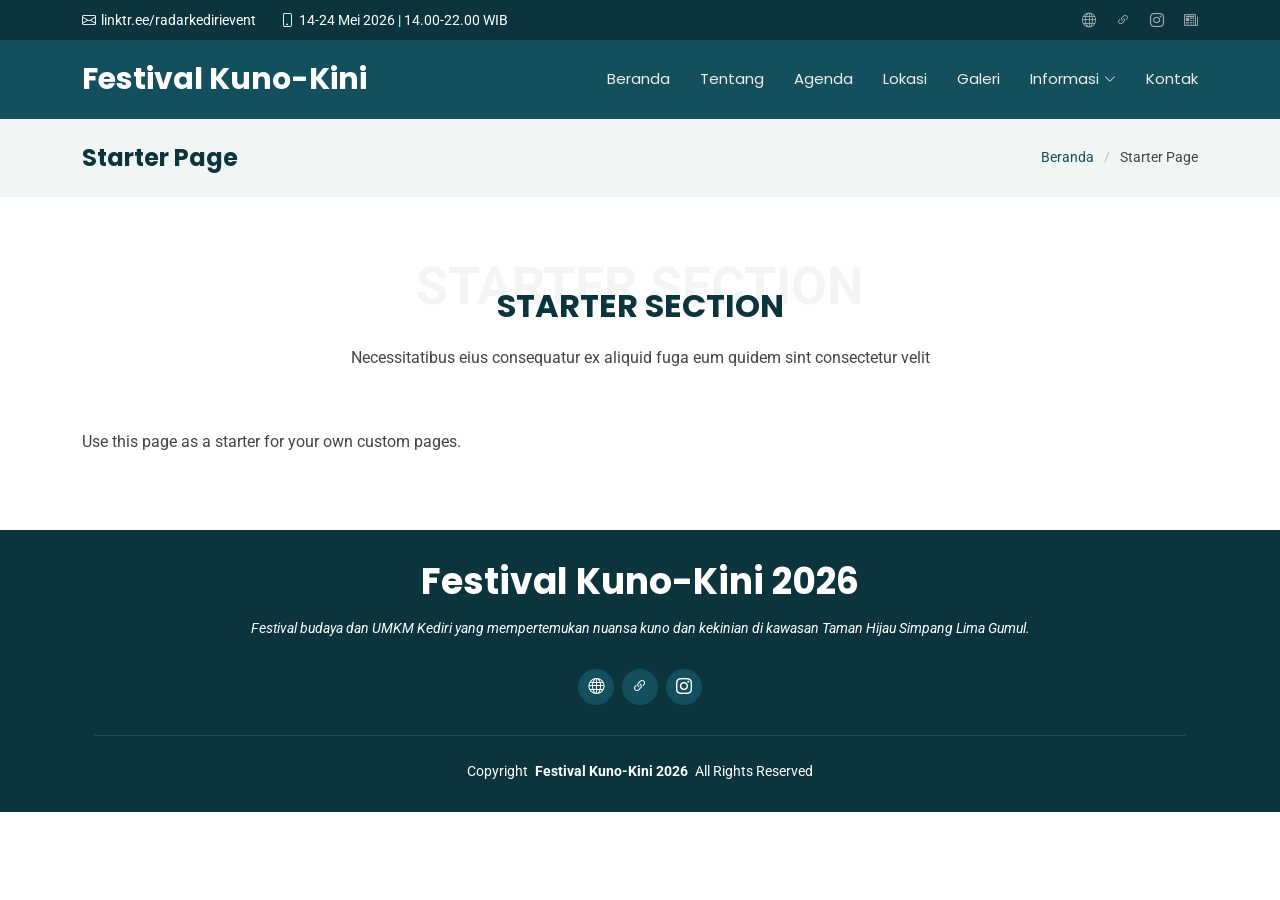
<file: starter-page.html>
<!DOCTYPE html>
<html lang="id">

<head>
  <meta charset="utf-8">
  <meta content="width=device-width, initial-scale=1.0" name="viewport">
  <title>Starter Page - Kuno-Kini</title>
  <meta name="description" content="">
  <meta name="keywords" content="">

  <!-- Favicons -->
  <link href="assets/img/favicon.png" rel="icon">
  <link href="assets/img/apple-touch-icon.png" rel="apple-touch-icon">

  <!-- Fonts -->
  <link href="https://fonts.googleapis.com" rel="preconnect">
  <link href="https://fonts.gstatic.com" rel="preconnect" crossorigin>
  <link href="https://fonts.googleapis.com/css2?family=Roboto:ital,wght@0,100;0,300;0,400;0,500;0,700;0,900;1,100;1,300;1,400;1,500;1,700;1,900&family=Poppins:ital,wght@0,100;0,200;0,300;0,400;0,500;0,600;0,700;0,800;0,900;1,100;1,200;1,300;1,400;1,500;1,600;1,700;1,800;1,900&display=swap" rel="stylesheet">

  <!-- Vendor CSS Files -->
  <link href="assets/vendor/bootstrap/css/bootstrap.min.css" rel="stylesheet">
  <link href="assets/vendor/bootstrap-icons/bootstrap-icons.css" rel="stylesheet">
  <link href="assets/vendor/aos/aos.css" rel="stylesheet">
  <link href="assets/vendor/glightbox/css/glightbox.min.css" rel="stylesheet">
  <link href="assets/vendor/swiper/swiper-bundle.min.css" rel="stylesheet">

  <!-- Main CSS File -->
  <link href="assets/css/main.css" rel="stylesheet">

</head>

<body class="starter-page-page">

  <header id="header" class="header sticky-top">

    <div class="topbar d-flex align-items-center dark-background">
      <div class="container d-flex justify-content-center justify-content-md-between">
        <div class="contact-info d-flex align-items-center">
          <i class="bi bi-envelope d-flex align-items-center"><a href="https://linktr.ee/radarkedirievent" target="_blank" rel="noopener">linktr.ee/radarkedirievent</a></i>
          <i class="bi bi-phone d-flex align-items-center ms-4"><span>14-24 Mei 2026 | 14.00-22.00 WIB</span></i>
        </div>
        <div class="social-links d-none d-md-flex align-items-center">
          <a href="https://radarkediri.jawapos.com/" class="twitter" target="_blank" rel="noopener" aria-label="Website Radar Kediri"><i class="bi bi-globe"></i></a>
          <a href="https://linktr.ee/radarkediri" class="facebook" target="_blank" rel="noopener" aria-label="Radar Kediri Linktree"><i class="bi bi-link-45deg"></i></a>
          <a href="https://linktr.ee/radarkedirievent" class="instagram" target="_blank" rel="noopener" aria-label="Radar Kediri Event Linktree"><i class="bi bi-instagram"></i></a>
          <a href="https://radarkediri.jawapos.com/tag/kuno-kini-festival" class="linkedin" target="_blank" rel="noopener" aria-label="Tag Kuno-Kini Festival"><i class="bi bi-newspaper"></i></a>
        </div>
      </div>
    </div><!-- End Top Bar -->

    <div class="branding d-flex align-items-cente">

      <div class="container position-relative d-flex align-items-center justify-content-between">
        <a href="/" class="logo d-flex align-items-center">
          <!-- Uncomment the line below if you also wish to use an image logo -->
          <!-- <img src="assets/img/logo.webp" alt=""> -->
          <h1 class="sitename">Festival Kuno-Kini</h1>
        </a>

        <nav id="navmenu" class="navmenu">
          <ul>
            <li><a href="/">Beranda</a></li>
            <li><a href="/about">Tentang</a></li>
            <li><a href="/events">Agenda</a></li>
            <li><a href="/location">Lokasi</a></li>
            <li><a href="/gallery">Galeri</a></li>
            <li class="dropdown"><a href="#"><span>Informasi</span> <i class="bi bi-chevron-down toggle-dropdown"></i></a>
              <ul>
                <li><a href="/faq">FAQ</a></li>
                <li><a href="/terms">Syarat &amp; Ketentuan</a></li>
                <li><a href="/privacy">Kebijakan Privasi</a></li>
              </ul>
            </li>
            <li><a href="/contact">Kontak</a></li>
          </ul>
          <i class="mobile-nav-toggle d-xl-none bi bi-list"></i>
        </nav>

      </div>

    </div>

  </header>

  <main class="main">

    <!-- Page Title -->
    <div class="page-title light-background">
      <div class="container d-lg-flex justify-content-between align-items-center">
        <h1 class="mb-2 mb-lg-0">Starter Page</h1>
        <nav class="breadcrumbs">
          <ol>
            <li><a href="/">Beranda</a></li>
            <li class="current">Starter Page</li>
          </ol>
        </nav>
      </div>
    </div><!-- End Page Title -->

    <!-- Starter Section Section -->
    <section id="starter-section" class="starter-section section">

      <!-- Section Title -->
      <div class="container section-title" data-aos="fade-up">
        <span class="description-title">Starter Section</span>
        <h2>Starter Section</h2>
        <p>Necessitatibus eius consequatur ex aliquid fuga eum quidem sint consectetur velit</p>
      </div><!-- End Section Title -->

      <div class="container" data-aos="fade-up">
        <p>Use this page as a starter for your own custom pages.</p>
      </div>

    </section><!-- /Starter Section Section -->

  </main>

  <footer id="footer" class="footer dark-background">
    <div class="container">
      <h3 class="sitename">Festival Kuno-Kini 2026</h3>
      <p>Festival budaya dan UMKM Kediri yang mempertemukan nuansa kuno dan kekinian di kawasan Taman Hijau Simpang Lima Gumul.</p>
      <div class="social-links d-flex justify-content-center">
        <a href="https://radarkediri.jawapos.com/" target="_blank" rel="noopener" aria-label="Website Radar Kediri"><i class="bi bi-globe"></i></a>
        <a href="https://linktr.ee/radarkediri" target="_blank" rel="noopener" aria-label="Linktree Radar Kediri"><i class="bi bi-link-45deg"></i></a>
        <a href="https://linktr.ee/radarkedirievent" target="_blank" rel="noopener" aria-label="Linktree Radar Kediri Event"><i class="bi bi-instagram"></i></a>
      </div>
      <div class="container">
        <div class="copyright">
          <span>Copyright</span> <strong class="px-1 sitename">Festival Kuno-Kini 2026</strong> <span>All Rights Reserved</span>
        </div>
      </div>
    </div>
  </footer>

  <!-- Scroll Top -->
  <a href="#" id="scroll-top" class="scroll-top d-flex align-items-center justify-content-center"><i class="bi bi-arrow-up-short"></i></a>

  <!-- Preloader -->
  <div id="preloader"></div>

  <!-- Vendor JS Files -->
  <script src="assets/vendor/bootstrap/js/bootstrap.bundle.min.js"></script>
  <script src="assets/vendor/php-email-form/validate.js"></script>
  <script src="assets/vendor/aos/aos.js"></script>
  <script src="assets/vendor/purecounter/purecounter_vanilla.js"></script>
  <script src="assets/vendor/glightbox/js/glightbox.min.js"></script>
  <script src="assets/vendor/swiper/swiper-bundle.min.js"></script>
  <script src="assets/vendor/imagesloaded/imagesloaded.pkgd.min.js"></script>
  <script src="assets/vendor/isotope-layout/isotope.pkgd.min.js"></script>

  <!-- Main JS File -->
  <script src="assets/js/main.js"></script>

</body>

</html>
</file>
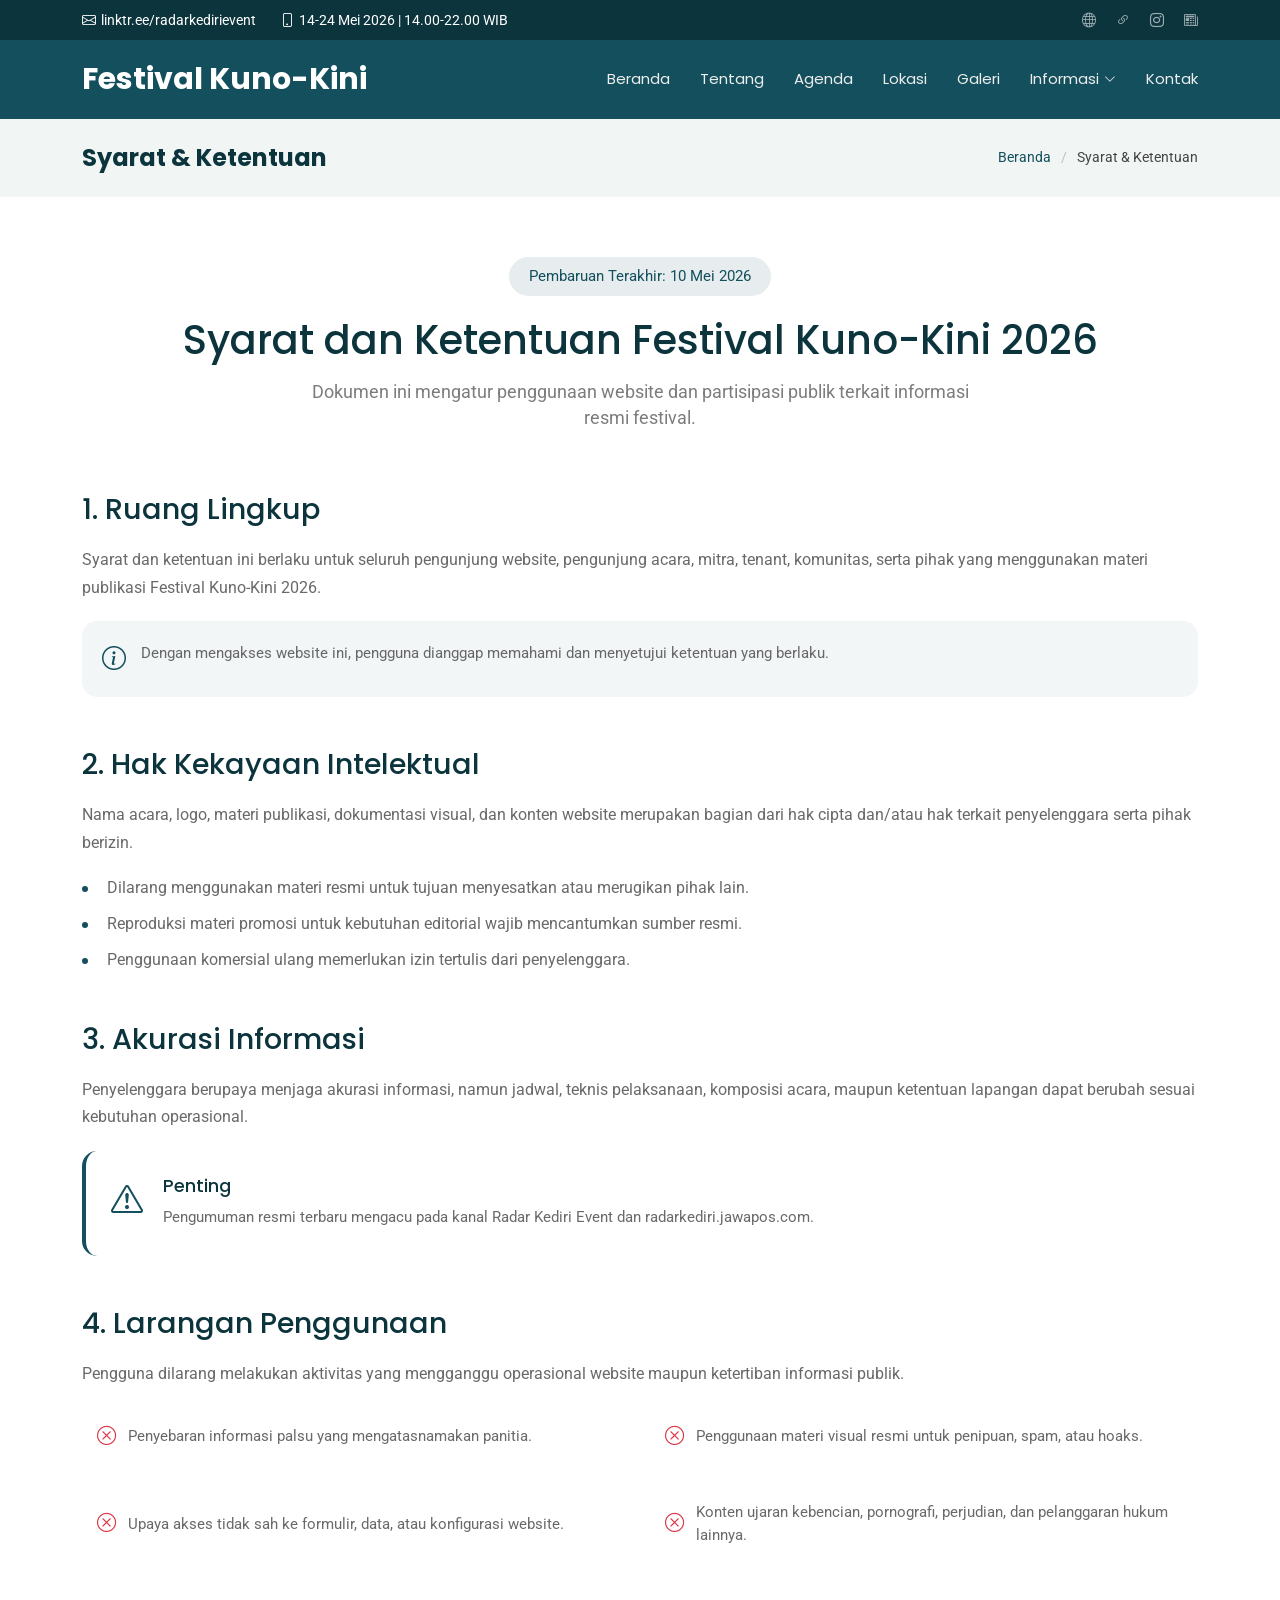
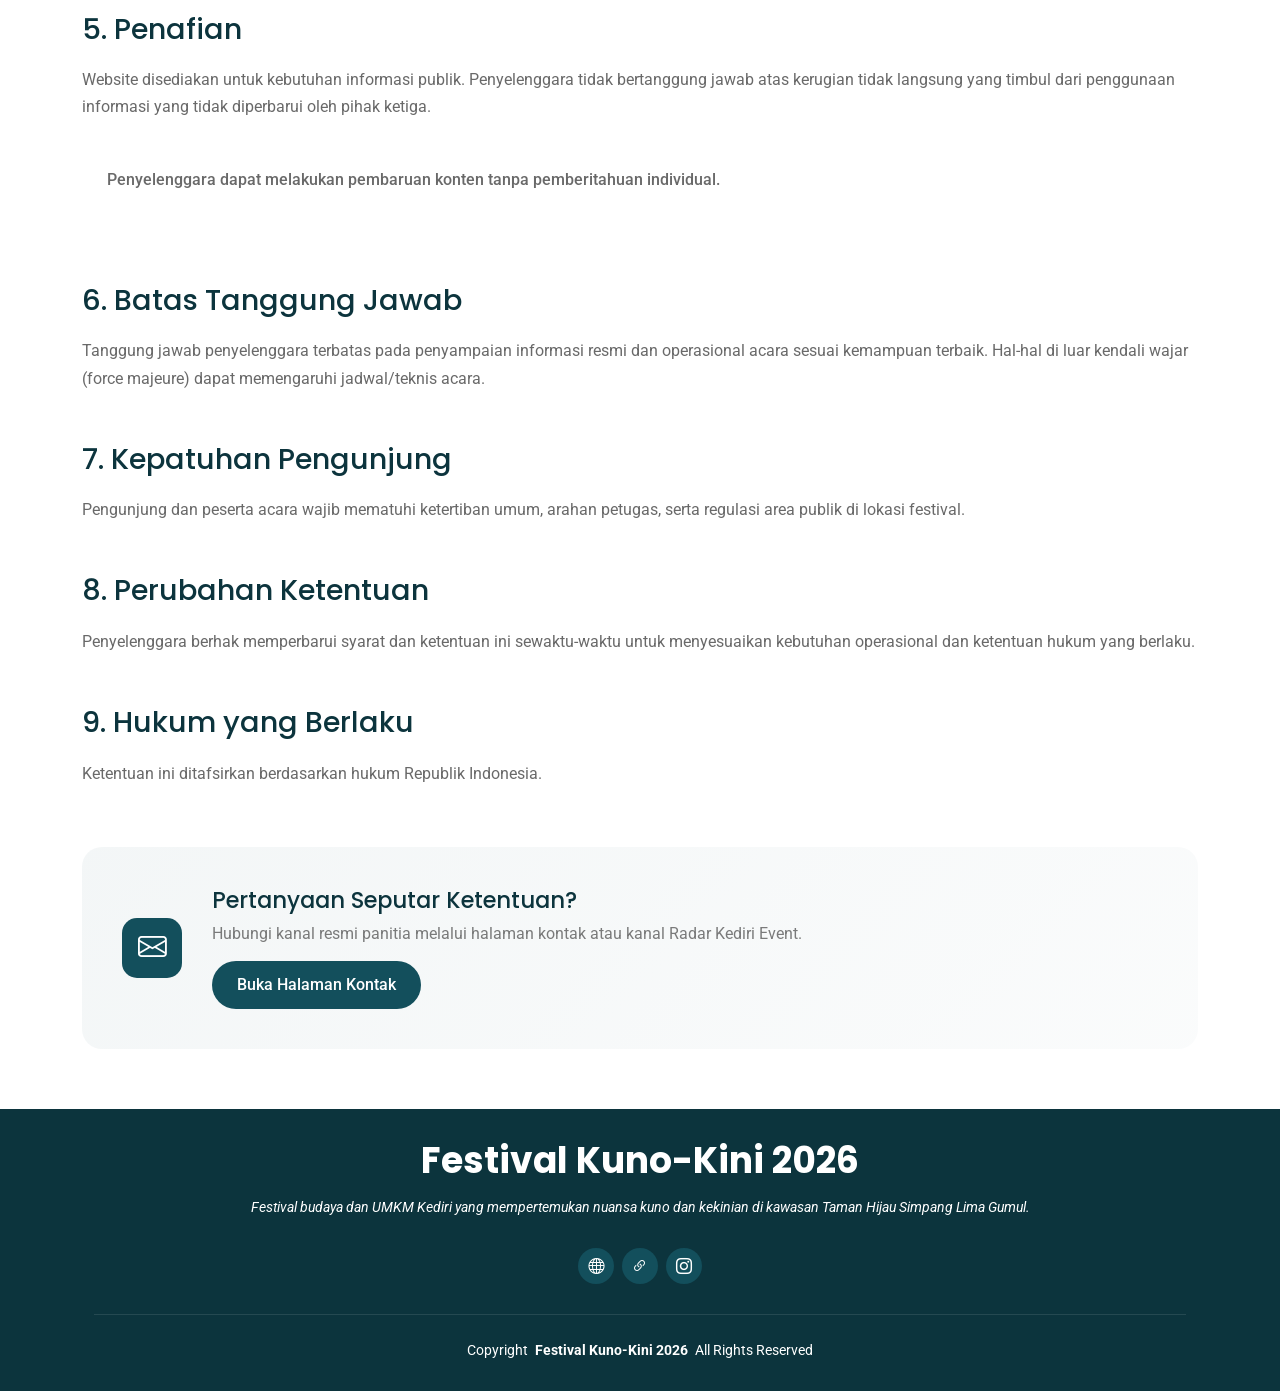
<file: terms.html>
<!DOCTYPE html>
<html lang="id">

<head>
  <meta charset="utf-8">
  <meta content="width=device-width, initial-scale=1.0" name="viewport">
  <title>Syarat & Ketentuan Festival Kuno-Kini 2026</title>
  <meta name="description" content="Syarat dan ketentuan resmi penggunaan informasi, partisipasi, aktivitas pengunjung, serta materi publikasi Festival Kuno-Kini 2026.">
  <meta name="keywords" content="syarat festival Kuno-Kini 2026, ketentuan pengunjung Kuno Kini">
  <meta name="author" content="Jawa Pos Radar Kediri Event Organizer">
  <meta name="robots" content="index, follow, max-image-preview:large, max-snippet:-1, max-video-preview:-1">
  <meta name="language" content="id-ID">
  <meta name="geo.region" content="ID-JI">
  <meta name="geo.placename" content="Kabupaten Kediri">
  <meta name="geo.position" content="-7.815904;112.062264">
  <meta name="ICBM" content="-7.815904, 112.062264">
  <meta name="theme-color" content="#134f5c">
  <link rel="canonical" href="https://kuno-kini.web.id/terms">

  <meta property="og:locale" content="id_ID">
  <meta property="og:type" content="article">
  <meta property="og:title" content="Syarat & Ketentuan Festival Kuno-Kini 2026">
  <meta property="og:description" content="Syarat dan ketentuan resmi penggunaan informasi, partisipasi, aktivitas pengunjung, serta materi publikasi Festival Kuno-Kini 2026.">
  <meta property="og:url" content="https://kuno-kini.web.id/terms">
  <meta property="og:site_name" content="Festival Kuno-Kini 2026">
  <meta property="og:image" content="https://cdn-jpr.jawapos.com/images/12/2025/05/25/IMG_1104JPG-1335376999.jpg">
  <meta property="og:image:alt" content="Festival Kuno-Kini 2026 di Taman Hijau Simpang Lima Gumul Kediri">

  <meta name="twitter:card" content="summary_large_image">
  <meta name="twitter:title" content="Syarat & Ketentuan Festival Kuno-Kini 2026">
  <meta name="twitter:description" content="Syarat dan ketentuan resmi penggunaan informasi, partisipasi, aktivitas pengunjung, serta materi publikasi Festival Kuno-Kini 2026.">
  <meta name="twitter:image" content="https://cdn-jpr.jawapos.com/images/12/2025/05/25/IMG_1104JPG-1335376999.jpg">

  <link href="assets/img/favicon.png" rel="icon">
  <link href="assets/img/favicon.png" rel="shortcut icon">
  <link href="assets/img/apple-touch-icon.png" rel="apple-touch-icon">

  <link href="https://fonts.googleapis.com" rel="preconnect">
  <link href="https://fonts.gstatic.com" rel="preconnect" crossorigin>
  <link href="https://fonts.googleapis.com/css2?family=Roboto:ital,wght@0,100;0,300;0,400;0,500;0,700;0,900;1,100;1,300;1,400;1,500;1,700;1,900&family=Poppins:ital,wght@0,100;0,200;0,300;0,400;0,500;0,600;0,700;0,800;0,900;1,100;1,200;1,300;1,400;1,500;1,600;1,700;1,800;1,900&display=swap" rel="stylesheet">

  <link href="assets/vendor/bootstrap/css/bootstrap.min.css" rel="stylesheet">
  <link href="assets/vendor/bootstrap-icons/bootstrap-icons.css" rel="stylesheet">
  <link href="assets/vendor/aos/aos.css" rel="stylesheet">
  <link href="assets/vendor/glightbox/css/glightbox.min.css" rel="stylesheet">
  <link href="assets/vendor/swiper/swiper-bundle.min.css" rel="stylesheet">

  <link href="assets/css/main.css" rel="stylesheet">
  <script type="application/ld+json">
  {
    "@context": "https://schema.org",
    "@graph": [
      {
        "@type": "Organization",
        "name": "Jawa Pos Radar Kediri Event Organizer",
        "url": "https://kuno-kini.web.id/",
        "sameAs": [
          "https://radarkediri.jawapos.com/",
          "https://linktr.ee/radarkedirievent",
          "https://linktr.ee/radarkediri"
        ]
      },
      {
        "@type": "Event",
        "name": "Festival Kuno-Kini 2026",
        "description": "Festival budaya dan UMKM di Kediri dengan konsep perpaduan kuno dan kekinian.",
        "startDate": "2026-05-14T14:00:00+07:00",
        "endDate": "2026-05-24T22:00:00+07:00",
        "eventAttendanceMode": "https://schema.org/OfflineEventAttendanceMode",
        "eventStatus": "https://schema.org/EventScheduled",
        "location": {
          "@type": "Place",
          "name": "Taman Hijau Simpang Lima Gumul",
          "address": {
            "@type": "PostalAddress",
            "addressLocality": "Kabupaten Kediri",
            "addressRegion": "Jawa Timur",
            "addressCountry": "ID"
          },
          "geo": {
            "@type": "GeoCoordinates",
            "latitude": -7.815904,
            "longitude": 112.062264
          }
        },
        "organizer": {
          "@type": "Organization",
          "name": "Jawa Pos Radar Kediri Event Organizer",
          "url": "https://radarkediri.jawapos.com/"
        },
        "image": ["https://cdn-jpr.jawapos.com/images/12/2025/05/25/IMG_1104JPG-1335376999.jpg"],
        "isAccessibleForFree": true
      },
      {
        "@type": "WebPage",
        "name": "Syarat & Ketentuan Festival Kuno-Kini 2026",
        "url": "https://kuno-kini.web.id/terms",
        "description": "Syarat dan ketentuan resmi penggunaan informasi, partisipasi, aktivitas pengunjung, serta materi publikasi Festival Kuno-Kini 2026."
      }
    ]
  }
  </script>

</head>

<body class="terms-page">

  <header id="header" class="header sticky-top">

    <div class="topbar d-flex align-items-center dark-background">
      <div class="container d-flex justify-content-center justify-content-md-between">
        <div class="contact-info d-flex align-items-center">
          <i class="bi bi-envelope d-flex align-items-center"><a href="https://linktr.ee/radarkedirievent" target="_blank" rel="noopener">linktr.ee/radarkedirievent</a></i>
          <i class="bi bi-phone d-flex align-items-center ms-4"><span>14-24 Mei 2026 | 14.00-22.00 WIB</span></i>
        </div>
        <div class="social-links d-none d-md-flex align-items-center">
          <a href="https://radarkediri.jawapos.com/" class="twitter" target="_blank" rel="noopener" aria-label="Website Radar Kediri"><i class="bi bi-globe"></i></a>
          <a href="https://linktr.ee/radarkediri" class="facebook" target="_blank" rel="noopener" aria-label="Radar Kediri Linktree"><i class="bi bi-link-45deg"></i></a>
          <a href="https://linktr.ee/radarkedirievent" class="instagram" target="_blank" rel="noopener" aria-label="Radar Kediri Event Linktree"><i class="bi bi-instagram"></i></a>
          <a href="https://radarkediri.jawapos.com/tag/kuno-kini-festival" class="linkedin" target="_blank" rel="noopener" aria-label="Tag Kuno-Kini Festival"><i class="bi bi-newspaper"></i></a>
        </div>
      </div>
    </div><!-- End Top Bar -->

    <div class="branding d-flex align-items-cente">

      <div class="container position-relative d-flex align-items-center justify-content-between">
        <a href="/" class="logo d-flex align-items-center">
          <!-- Uncomment the line below if you also wish to use an image logo -->
          <!-- <img src="assets/img/logo.webp" alt=""> -->
          <h1 class="sitename">Festival Kuno-Kini</h1>
        </a>

        <nav id="navmenu" class="navmenu">
          <ul>
            <li><a href="/">Beranda</a></li>
            <li><a href="/about">Tentang</a></li>
            <li><a href="/events">Agenda</a></li>
            <li><a href="/location">Lokasi</a></li>
            <li><a href="/gallery">Galeri</a></li>
            <li class="dropdown"><a href="#"><span>Informasi</span> <i class="bi bi-chevron-down toggle-dropdown"></i></a>
              <ul>
                <li><a href="/faq">FAQ</a></li>
                <li><a href="/terms" class="active">Syarat &amp; Ketentuan</a></li>
                <li><a href="/privacy">Kebijakan Privasi</a></li>
              </ul>
            </li>
            <li><a href="/contact">Kontak</a></li>
          </ul>
          <i class="mobile-nav-toggle d-xl-none bi bi-list"></i>
        </nav>

      </div>

    </div>

  </header>

  <main class="main">
    <div class="page-title light-background">
      <div class="container d-lg-flex justify-content-between align-items-center">
        <h1 class="mb-2 mb-lg-0">Syarat &amp; Ketentuan</h1>
        <nav class="breadcrumbs">
          <ol>
            <li><a href="/">Beranda</a></li>
            <li class="current">Syarat &amp; Ketentuan</li>
          </ol>
        </nav>
      </div>
    </div>

    <section id="terms-of-service" class="terms-of-service section">
      <div class="container" data-aos="fade-up">
        <div class="tos-header text-center" data-aos="fade-up">
          <span class="last-updated">Pembaruan Terakhir: 10 Mei 2026</span>
          <h2>Syarat dan Ketentuan Festival Kuno-Kini 2026</h2>
          <p>Dokumen ini mengatur penggunaan website dan partisipasi publik terkait informasi resmi festival.</p>
        </div>

        <div class="tos-content" data-aos="fade-up" data-aos-delay="200">
          <div id="agreement" class="content-section">
            <h3>1. Ruang Lingkup</h3>
            <p>Syarat dan ketentuan ini berlaku untuk seluruh pengunjung website, pengunjung acara, mitra, tenant, komunitas, serta pihak yang menggunakan materi publikasi Festival Kuno-Kini 2026.</p>
            <div class="info-box">
              <i class="bi bi-info-circle"></i>
              <p>Dengan mengakses website ini, pengguna dianggap memahami dan menyetujui ketentuan yang berlaku.</p>
            </div>
          </div>

          <div id="intellectual-property" class="content-section">
            <h3>2. Hak Kekayaan Intelektual</h3>
            <p>Nama acara, logo, materi publikasi, dokumentasi visual, dan konten website merupakan bagian dari hak cipta dan/atau hak terkait penyelenggara serta pihak berizin.</p>
            <ul class="list-items">
              <li>Dilarang menggunakan materi resmi untuk tujuan menyesatkan atau merugikan pihak lain.</li>
              <li>Reproduksi materi promosi untuk kebutuhan editorial wajib mencantumkan sumber resmi.</li>
              <li>Penggunaan komersial ulang memerlukan izin tertulis dari penyelenggara.</li>
            </ul>
          </div>

          <div id="user-accounts" class="content-section">
            <h3>3. Akurasi Informasi</h3>
            <p>Penyelenggara berupaya menjaga akurasi informasi, namun jadwal, teknis pelaksanaan, komposisi acara, maupun ketentuan lapangan dapat berubah sesuai kebutuhan operasional.</p>
            <div class="alert-box">
              <i class="bi bi-exclamation-triangle"></i>
              <div class="alert-content">
                <h5>Penting</h5>
                <p>Pengumuman resmi terbaru mengacu pada kanal Radar Kediri Event dan radarkediri.jawapos.com.</p>
              </div>
            </div>
          </div>

          <div id="prohibited" class="content-section">
            <h3>4. Larangan Penggunaan</h3>
            <p>Pengguna dilarang melakukan aktivitas yang mengganggu operasional website maupun ketertiban informasi publik.</p>
            <div class="prohibited-list">
              <div class="prohibited-item"><i class="bi bi-x-circle"></i><span>Penyebaran informasi palsu yang mengatasnamakan panitia.</span></div>
              <div class="prohibited-item"><i class="bi bi-x-circle"></i><span>Penggunaan materi visual resmi untuk penipuan, spam, atau hoaks.</span></div>
              <div class="prohibited-item"><i class="bi bi-x-circle"></i><span>Upaya akses tidak sah ke formulir, data, atau konfigurasi website.</span></div>
              <div class="prohibited-item"><i class="bi bi-x-circle"></i><span>Konten ujaran kebencian, pornografi, perjudian, dan pelanggaran hukum lainnya.</span></div>
            </div>
          </div>

          <div id="disclaimer" class="content-section">
            <h3>5. Penafian</h3>
            <p>Website disediakan untuk kebutuhan informasi publik. Penyelenggara tidak bertanggung jawab atas kerugian tidak langsung yang timbul dari penggunaan informasi yang tidak diperbarui oleh pihak ketiga.</p>
            <div class="disclaimer-box">
              <p>Penyelenggara dapat melakukan pembaruan konten tanpa pemberitahuan individual.</p>
            </div>
          </div>

          <div id="limitation" class="content-section">
            <h3>6. Batas Tanggung Jawab</h3>
            <p>Tanggung jawab penyelenggara terbatas pada penyampaian informasi resmi dan operasional acara sesuai kemampuan terbaik. Hal-hal di luar kendali wajar (force majeure) dapat memengaruhi jadwal/teknis acara.</p>
          </div>

          <div id="indemnification" class="content-section">
            <h3>7. Kepatuhan Pengunjung</h3>
            <p>Pengunjung dan peserta acara wajib mematuhi ketertiban umum, arahan petugas, serta regulasi area publik di lokasi festival.</p>
          </div>

          <div id="termination" class="content-section">
            <h3>8. Perubahan Ketentuan</h3>
            <p>Penyelenggara berhak memperbarui syarat dan ketentuan ini sewaktu-waktu untuk menyesuaikan kebutuhan operasional dan ketentuan hukum yang berlaku.</p>
          </div>

          <div id="governing-law" class="content-section">
            <h3>9. Hukum yang Berlaku</h3>
            <p>Ketentuan ini ditafsirkan berdasarkan hukum Republik Indonesia.</p>
          </div>
        </div>

        <div class="tos-contact" data-aos="fade-up" data-aos-delay="300">
          <div class="contact-box">
            <div class="contact-icon"><i class="bi bi-envelope"></i></div>
            <div class="contact-content">
              <h4>Pertanyaan Seputar Ketentuan?</h4>
              <p>Hubungi kanal resmi panitia melalui halaman kontak atau kanal Radar Kediri Event.</p>
              <a href="/contact" class="contact-link">Buka Halaman Kontak</a>
            </div>
          </div>
        </div>
      </div>
    </section>
  </main>

  <footer id="footer" class="footer dark-background">
    <div class="container">
      <h3 class="sitename">Festival Kuno-Kini 2026</h3>
      <p>Festival budaya dan UMKM Kediri yang mempertemukan nuansa kuno dan kekinian di kawasan Taman Hijau Simpang Lima Gumul.</p>
      <div class="social-links d-flex justify-content-center">
        <a href="https://radarkediri.jawapos.com/" target="_blank" rel="noopener" aria-label="Website Radar Kediri"><i class="bi bi-globe"></i></a>
        <a href="https://linktr.ee/radarkediri" target="_blank" rel="noopener" aria-label="Linktree Radar Kediri"><i class="bi bi-link-45deg"></i></a>
        <a href="https://linktr.ee/radarkedirievent" target="_blank" rel="noopener" aria-label="Linktree Radar Kediri Event"><i class="bi bi-instagram"></i></a>
      </div>
      <div class="container">
        <div class="copyright">
          <span>Copyright</span> <strong class="px-1 sitename">Festival Kuno-Kini 2026</strong> <span>All Rights Reserved</span>
        </div>
      </div>
    </div>
  </footer>

  <!-- Scroll Top -->
  <a href="#" id="scroll-top" class="scroll-top d-flex align-items-center justify-content-center"><i class="bi bi-arrow-up-short"></i></a>

  <!-- Preloader -->
  <div id="preloader"></div>

  <!-- Vendor JS Files -->
  <script src="assets/vendor/bootstrap/js/bootstrap.bundle.min.js"></script>
  <script src="assets/vendor/php-email-form/validate.js"></script>
  <script src="assets/vendor/aos/aos.js"></script>
  <script src="assets/vendor/purecounter/purecounter_vanilla.js"></script>
  <script src="assets/vendor/glightbox/js/glightbox.min.js"></script>
  <script src="assets/vendor/swiper/swiper-bundle.min.js"></script>
  <script src="assets/vendor/imagesloaded/imagesloaded.pkgd.min.js"></script>
  <script src="assets/vendor/isotope-layout/isotope.pkgd.min.js"></script>

  <!-- Main JS File -->
  <script src="assets/js/main.js"></script>

</body>

</html>
</file>
<file: assets/css/main.css>
@charset "UTF-8";

/*--------------------------------------------------------------
# Font & Color Variables
# Help: https://bootstrapmade.com/color-system/
--------------------------------------------------------------*/
/* Fonts */
:root {
  --default-font: "Roboto",  system-ui, -apple-system, "Segoe UI", Roboto, "Helvetica Neue", Arial, "Noto Sans", "Liberation Sans", sans-serif, "Apple Color Emoji", "Segoe UI Emoji", "Segoe UI Symbol", "Noto Color Emoji";
  --heading-font: "Poppins",  sans-serif;
  --nav-font: "Poppins",  sans-serif;
}

/* Global Colors - The following color variables are used throughout the website. Updating them here will change the color scheme of the entire website */
:root { 
  --background-color: #ffffff; /* Background color for the entire website, including individual sections */
  --default-color: #444444; /* Default color used for the majority of the text content across the entire website */
  --heading-color: #0c343d; /* Color for headings, subheadings and title throughout the website */
  --accent-color: #134f5c; /* Accent color that represents your brand on the website. It's used for buttons, links, and other elements that need to stand out */
  --surface-color: #ffffff; /* The surface color is used as a background of boxed elements within sections, such as cards, icon boxes, or other elements that require a visual separation from the global background. */
  --contrast-color: #ffffff; /* Contrast color for text, ensuring readability against backgrounds of accent, heading, or default colors. */
}

/* Nav Menu Colors - The following color variables are used specifically for the navigation menu. They are separate from the global colors to allow for more customization options */
:root {
  --nav-color: #eeeeee;  /* The default color of the main navmenu links */
  --nav-hover-color: #ffe599; /* Applied to main navmenu links when they are hovered over or active */
  --nav-mobile-background-color: #ffffff; /* Used as the background color for mobile navigation menu */
  --nav-dropdown-background-color: #ffffff; /* Used as the background color for dropdown items that appear when hovering over primary navigation items */
  --nav-dropdown-color: #444444; /* Used for navigation links of the dropdown items in the navigation menu. */
  --nav-dropdown-hover-color: #134f5c; /* Similar to --nav-hover-color, this color is applied to dropdown navigation links when they are hovered over. */
}

/* Color Presets - These classes override global colors when applied to any section or element, providing reuse of the sam color scheme. */

.light-background {
  --background-color: #f1f6f5;
  --surface-color: #ffffff;
}

.dark-background {
  --background-color: #0c343d;
  --default-color: #ffffff;
  --heading-color: #ffffff;
  --surface-color: #2e2b28;
  --contrast-color: #ffffff;
}

/* Smooth scroll */
:root {
  scroll-behavior: smooth;
}

/*--------------------------------------------------------------
# General Styling & Shared Classes
--------------------------------------------------------------*/
body {
  color: var(--default-color);
  background-color: var(--background-color);
  font-family: var(--default-font);
}

a {
  color: var(--accent-color);
  text-decoration: none;
  transition: 0.3s;
}

a:hover {
  color: color-mix(in srgb, var(--accent-color), transparent 25%);
  text-decoration: none;
}

h1,
h2,
h3,
h4,
h5,
h6 {
  color: var(--heading-color);
  font-family: var(--heading-font);
}

/* PHP Email Form Messages
------------------------------*/
.php-email-form .error-message {
  display: none;
  background: #df1529;
  color: #ffffff;
  text-align: left;
  padding: 15px;
  margin-bottom: 24px;
  font-weight: 600;
}

.php-email-form .sent-message {
  display: none;
  color: #ffffff;
  background: #059652;
  text-align: center;
  padding: 15px;
  margin-bottom: 24px;
  font-weight: 600;
}

.php-email-form .loading {
  display: none;
  background: var(--surface-color);
  text-align: center;
  padding: 15px;
  margin-bottom: 24px;
}

.php-email-form .loading:before {
  content: "";
  display: inline-block;
  border-radius: 50%;
  width: 24px;
  height: 24px;
  margin: 0 10px -6px 0;
  border: 3px solid var(--accent-color);
  border-top-color: var(--surface-color);
  animation: php-email-form-loading 1s linear infinite;
}

@keyframes php-email-form-loading {
  0% {
    transform: rotate(0deg);
  }

  100% {
    transform: rotate(360deg);
  }
}

/*--------------------------------------------------------------
# Global Header
--------------------------------------------------------------*/
.header {
  --background-color: #134f5c;
  --heading-color: #ffffff;
  color: var(--default-color);
  transition: all 0.5s;
  z-index: 997;
  background-color: var(--background-color);
}

.header .topbar {
  background-color: var(--background-color);
  height: 40px;
  padding: 0;
  font-size: 14px;
  transition: all 0.5s;
}

.header .topbar .contact-info i {
  font-style: normal;
  color: var(--contrast-color);
}

.header .topbar .contact-info i a,
.header .topbar .contact-info i span {
  padding-left: 5px;
  color: var(--contrast-color);
}

@media (max-width: 575px) {

  .header .topbar .contact-info i a,
  .header .topbar .contact-info i span {
    font-size: 13px;
  }
}

.header .topbar .contact-info i a {
  line-height: 0;
  transition: 0.3s;
}

.header .topbar .contact-info i a:hover {
  color: var(--contrast-color);
  text-decoration: underline;
}

.header .topbar .social-links a {
  color: color-mix(in srgb, var(--contrast-color), transparent 40%);
  line-height: 0;
  transition: 0.3s;
  margin-left: 20px;
}

.header .topbar .social-links a:hover {
  color: var(--contrast-color);
}

.header .branding {
  min-height: 60px;
  padding: 10px 0;
}

.header .logo {
  line-height: 1;
}

.header .logo img {
  max-height: 36px;
  margin-right: 8px;
}

.header .logo h1 {
  font-size: 30px;
  margin: 0;
  font-weight: 700;
  color: var(--heading-color);
}

.scrolled .header {
  box-shadow: 0px 0 18px rgba(0, 0, 0, 0.1);
}

.scrolled .header .topbar {
  height: 0;
  visibility: hidden;
  overflow: hidden;
}

/*--------------------------------------------------------------
# Navigation Menu
--------------------------------------------------------------*/
/* Navmenu - Desktop */
@media (min-width: 1200px) {
  .navmenu {
    padding: 0;
  }

  .navmenu svg {
    height: 16px;
    padding-right: 10px;
  }

  .navmenu ul {
    margin: 0;
    padding: 0;
    display: flex;
    list-style: none;
    align-items: center;
  }

  .navmenu li {
    position: relative;
  }

  .navmenu a,
  .navmenu a:focus {
    color: var(--nav-color);
    padding: 18px 15px;
    font-size: 15px;
    font-family: var(--nav-font);
    font-weight: 400;
    display: flex;
    align-items: center;
    justify-content: space-between;
    white-space: nowrap;
    transition: 0.3s;
  }

  .navmenu a i,
  .navmenu a:focus i {
    font-size: 12px;
    line-height: 0;
    margin-left: 5px;
    transition: 0.3s;
  }

  .navmenu li:last-child a {
    padding-right: 0;
  }

  .navmenu li:hover>a,
  .navmenu .active,
  .navmenu .active:focus {
    color: var(--nav-hover-color);
  }

  .navmenu .dropdown ul {
    margin: 0;
    padding: 10px 0;
    background: var(--nav-dropdown-background-color);
    display: block;
    position: absolute;
    visibility: hidden;
    left: 14px;
    top: 130%;
    opacity: 0;
    transition: 0.3s;
    border-radius: 4px;
    z-index: 99;
    box-shadow: 0px 0px 30px rgba(0, 0, 0, 0.1);
  }

  .navmenu .dropdown ul li {
    min-width: 200px;
  }

  .navmenu .dropdown ul a {
    padding: 10px 20px;
    font-size: 15px;
    text-transform: none;
    color: var(--nav-dropdown-color);
  }

  .navmenu .dropdown ul a i {
    font-size: 12px;
  }

  .navmenu .dropdown ul a:hover,
  .navmenu .dropdown ul .active,
  .navmenu .dropdown ul .active:hover,
  .navmenu .dropdown ul li:hover>a {
    color: var(--nav-dropdown-hover-color);
  }

  .navmenu .dropdown:hover>ul {
    opacity: 1;
    top: 100%;
    visibility: visible;
  }

  .navmenu .dropdown .dropdown ul {
    top: 0;
    left: -90%;
    visibility: hidden;
  }

  .navmenu .dropdown .dropdown:hover>ul {
    opacity: 1;
    top: 0;
    left: -100%;
    visibility: visible;
  }
}

/* Navmenu - Mobile */
@media (max-width: 1199px) {
  .mobile-nav-toggle {
    color: var(--nav-color);
    font-size: 28px;
    line-height: 0;
    margin-right: 10px;
    cursor: pointer;
    transition: color 0.3s;
  }

  .navmenu {
    padding: 0;
    z-index: 9997;
  }

  .navmenu svg {
    height: 16px;
    padding-right: 10px;
  }

  .navmenu ul {
    display: none;
    list-style: none;
    position: absolute;
    inset: 60px 20px 20px 20px;
    padding: 10px 0;
    margin: 0;
    border-radius: 6px;
    background-color: var(--nav-mobile-background-color);
    overflow-y: auto;
    transition: 0.3s;
    z-index: 9998;
    box-shadow: 0px 0px 30px rgba(0, 0, 0, 0.1);
  }

  .navmenu a,
  .navmenu a:focus {
    color: var(--nav-dropdown-color);
    padding: 10px 20px;
    font-family: var(--nav-font);
    font-size: 17px;
    font-weight: 500;
    display: flex;
    align-items: center;
    justify-content: space-between;
    white-space: nowrap;
    transition: 0.3s;
  }

  .navmenu a i,
  .navmenu a:focus i {
    font-size: 12px;
    line-height: 0;
    margin-left: 5px;
    width: 30px;
    height: 30px;
    display: flex;
    align-items: center;
    justify-content: center;
    border-radius: 50%;
    transition: 0.3s;
    background-color: color-mix(in srgb, var(--accent-color), transparent 90%);
  }

  .navmenu a i:hover,
  .navmenu a:focus i:hover {
    background-color: var(--accent-color);
    color: var(--contrast-color);
  }

  .navmenu a:hover,
  .navmenu .active,
  .navmenu .active:focus {
    color: var(--nav-dropdown-hover-color);
  }

  .navmenu .active i,
  .navmenu .active:focus i {
    background-color: var(--accent-color);
    color: var(--contrast-color);
    transform: rotate(180deg);
  }

  .navmenu .dropdown ul {
    position: static;
    display: none;
    z-index: 99;
    padding: 10px 0;
    margin: 10px 20px;
    background-color: var(--nav-dropdown-background-color);
    border: 1px solid color-mix(in srgb, var(--default-color), transparent 90%);
    box-shadow: none;
    transition: all 0.5s ease-in-out;
  }

  .navmenu .dropdown ul ul {
    background-color: rgba(33, 37, 41, 0.1);
  }

  .navmenu .dropdown>.dropdown-active {
    display: block;
    background-color: rgba(33, 37, 41, 0.03);
  }

  .mobile-nav-active {
    overflow: hidden;
  }

  .mobile-nav-active .mobile-nav-toggle {
    color: #fff;
    position: absolute;
    font-size: 32px;
    top: 15px;
    right: 15px;
    margin-right: 0;
    z-index: 9999;
  }

  .mobile-nav-active .navmenu {
    position: fixed;
    overflow: hidden;
    inset: 0;
    background: rgba(33, 37, 41, 0.8);
    transition: 0.3s;
  }

  .mobile-nav-active .navmenu>ul {
    display: block;
  }
}

/*--------------------------------------------------------------
# Global Footer
--------------------------------------------------------------*/
.footer {
  color: var(--default-color);
  background-color: var(--background-color);
  font-size: 14px;
  text-align: center;
  padding: 30px 0;
  position: relative;
}

.footer h3 {
  font-size: 36px;
  font-weight: 700;
  position: relative;
  padding: 0;
  margin: 0 0 15px 0;
}

.footer p {
  font-size: 15;
  font-style: italic;
  padding: 0;
  margin: 0 0 30px 0;
}

.footer .social-links {
  margin: 0 0 30px 0;
}

.footer .social-links a {
  font-size: 16px;
  display: flex;
  align-items: center;
  justify-content: center;
  background: var(--accent-color);
  color: var(--contrast-color);
  line-height: 1;
  margin: 0 4px;
  border-radius: 50%;
  text-align: center;
  width: 36px;
  height: 36px;
  transition: 0.3s;
}

.footer .social-links a:hover {
  background: color-mix(in srgb, var(--accent-color), transparent 20%);
  text-decoration: none;
}

.footer .copyright {
  padding-top: 25px;
  border-top: 1px solid color-mix(in srgb, var(--default-color), transparent 90%);
}

.footer .credits {
  font-size: 13px;
  padding-top: 5px;
}

/*--------------------------------------------------------------
# Preloader
--------------------------------------------------------------*/
#preloader {
  position: fixed;
  inset: 0;
  z-index: 999999;
  overflow: hidden;
  background: var(--background-color);
  transition: all 0.6s ease-out;
}

#preloader:before {
  content: "";
  position: fixed;
  top: calc(50% - 30px);
  left: calc(50% - 30px);
  border: 6px solid #ffffff;
  border-color: var(--accent-color) transparent var(--accent-color) transparent;
  border-radius: 50%;
  width: 60px;
  height: 60px;
  animation: animate-preloader 1.5s linear infinite;
}

@keyframes animate-preloader {
  0% {
    transform: rotate(0deg);
  }

  100% {
    transform: rotate(360deg);
  }
}

/*--------------------------------------------------------------
# Scroll Top Button
--------------------------------------------------------------*/
.scroll-top {
  position: fixed;
  visibility: hidden;
  opacity: 0;
  right: 15px;
  bottom: -15px;
  z-index: 99999;
  background-color: var(--accent-color);
  width: 44px;
  height: 44px;
  border-radius: 50px;
  transition: all 0.4s;
}

.scroll-top i {
  font-size: 24px;
  color: var(--contrast-color);
  line-height: 0;
}

.scroll-top:hover {
  background-color: color-mix(in srgb, var(--accent-color), transparent 20%);
  color: var(--contrast-color);
}

.scroll-top.active {
  visibility: visible;
  opacity: 1;
  bottom: 15px;
}

/*--------------------------------------------------------------
# Disable aos animation delay on mobile devices
--------------------------------------------------------------*/
@media screen and (max-width: 768px) {
  [data-aos-delay] {
    transition-delay: 0 !important;
  }
}

/*--------------------------------------------------------------
# Global Page Titles & Breadcrumbs
--------------------------------------------------------------*/
.page-title {
  color: var(--default-color);
  background-color: var(--background-color);
  padding: 25px 0;
  position: relative;
}

.page-title h1 {
  font-size: 24px;
  font-weight: 700;
}

.page-title .breadcrumbs ol {
  display: flex;
  flex-wrap: wrap;
  list-style: none;
  padding: 0;
  margin: 0;
  font-size: 14px;
  font-weight: 400;
}

.page-title .breadcrumbs ol li+li {
  padding-left: 10px;
}

.page-title .breadcrumbs ol li+li::before {
  content: "/";
  display: inline-block;
  padding-right: 10px;
  color: color-mix(in srgb, var(--default-color), transparent 70%);
}

/*--------------------------------------------------------------
# Global Sections
--------------------------------------------------------------*/
section,
.section {
  color: var(--default-color);
  background-color: var(--background-color);
  padding: 60px 0;
  scroll-margin-top: 90px;
  overflow: clip;
}

@media (max-width: 1199px) {

  section,
  .section {
    scroll-margin-top: 66px;
  }
}

/*--------------------------------------------------------------
# Global Section Titles
--------------------------------------------------------------*/
.section-title {
  text-align: center;
  padding: 30px 0;
  margin-bottom: 30px;
  position: relative;
}

.section-title h2 {
  font-size: 32px;
  font-weight: 700;
  text-transform: uppercase;
  margin-bottom: 20px;
  padding-bottom: 0;
  position: relative;
  z-index: 2;
}

.section-title span {
  position: absolute;
  top: 4px;
  color: color-mix(in srgb, var(--heading-color), transparent 95%);
  left: 0;
  right: 0;
  z-index: 1;
  font-weight: 700;
  font-size: 52px;
  text-transform: uppercase;
  line-height: 1;
}

.section-title p {
  margin-bottom: 0;
  position: relative;
  z-index: 2;
}

@media (max-width: 575px) {
  .section-title h2 {
    font-size: 28px;
    margin-bottom: 15px;
  }

  .section-title span {
    font-size: 38px;
  }
}

/*--------------------------------------------------------------
# Hotel Hero Section
--------------------------------------------------------------*/
.hotel-hero {
  padding-top: 60px;
  display: flex;
  align-items: center;
  position: relative;
  overflow: hidden;
  padding-bottom: 60px;
}

.hotel-hero .hero-content {
  position: relative;
  z-index: 2;
}

.hotel-hero .hero-content h1 {
  font-size: 3.5rem;
  font-weight: 700;
  line-height: 1.2;
  margin-bottom: 1.5rem;
  color: var(--heading-color);
}

@media (max-width: 992px) {
  .hotel-hero .hero-content h1 {
    font-size: 2.8rem;
  }
}

@media (max-width: 768px) {
  .hotel-hero .hero-content h1 {
    font-size: 2.2rem;
  }
}

.hotel-hero .hero-content .lead {
  font-size: 1.2rem;
  line-height: 1.6;
  margin-bottom: 2rem;
  color: color-mix(in srgb, var(--default-color), transparent 20%);
}

@media (max-width: 768px) {
  .hotel-hero .hero-content .lead {
    font-size: 1.1rem;
  }
}

.hotel-hero .hero-features {
  display: flex;
  flex-wrap: wrap;
  gap: 2rem;
  margin-bottom: 2.5rem;
}

@media (max-width: 576px) {
  .hotel-hero .hero-features {
    flex-direction: column;
    gap: 1rem;
  }
}

.hotel-hero .hero-features .feature-item {
  display: flex;
  align-items: center;
  gap: 0.5rem;
  font-weight: 500;
  color: var(--default-color);
}

.hotel-hero .hero-features .feature-item i {
  color: var(--accent-color);
  font-size: 1.2rem;
}

.hotel-hero .hero-buttons {
  display: flex;
  gap: 1rem;
  flex-wrap: wrap;
}

.hotel-hero .hero-buttons .btn {
  padding: 1rem 2rem;
  font-weight: 600;
  text-decoration: none;
  border-radius: 50px;
  transition: all 0.3s ease;
  border: 2px solid transparent;
}

.hotel-hero .hero-buttons .btn.btn-primary {
  background-color: var(--accent-color);
  color: var(--contrast-color);
  border-color: var(--accent-color);
}

.hotel-hero .hero-buttons .btn.btn-primary:hover {
  background-color: color-mix(in srgb, var(--accent-color), black 10%);
  border-color: color-mix(in srgb, var(--accent-color), black 10%);
  transform: translateY(-2px);
}

.hotel-hero .hero-buttons .btn.btn-outline {
  background-color: transparent;
  color: var(--accent-color);
  border-color: var(--accent-color);
}

.hotel-hero .hero-buttons .btn.btn-outline:hover {
  transform: translateY(-2px);
}

.hotel-hero .hero-images {
  position: relative;
  z-index: 2;
}

.hotel-hero .hero-images .main-image {
  position: relative;
  border-radius: 20px;
  overflow: hidden;
  box-shadow: 0 20px 60px color-mix(in srgb, var(--default-color), transparent 85%);
}

.hotel-hero .hero-images .main-image img {
  width: 100%;
  height: 500px;
  object-fit: cover;
  transition: transform 0.3s ease;
}

@media (max-width: 768px) {
  .hotel-hero .hero-images .main-image img {
    height: 400px;
  }
}

.hotel-hero .hero-images .main-image:hover img {
  transform: scale(1.05);
}

.hotel-hero .hero-images .floating-card {
  position: absolute;
  bottom: -50px;
  right: -50px;
  background: var(--surface-color);
  border-radius: 15px;
  padding: 1.5rem;
  box-shadow: 0 15px 30px color-mix(in srgb, var(--default-color), transparent 85%);
  max-width: 200px;
  z-index: 10;
}

@media (max-width: 992px) {
  .hotel-hero .hero-images .floating-card {
    position: relative;
    bottom: auto;
    right: auto;
    margin-top: 2rem;
    max-width: none;
  }
}

.hotel-hero .hero-images .floating-card .rating {
  margin-bottom: 0.5rem;
}

.hotel-hero .hero-images .floating-card .rating i {
  color: #ffc107;
  margin-right: 0.2rem;
}

.hotel-hero .hero-images .floating-card h6 {
  font-size: 0.8rem;
  font-weight: 600;
  margin-bottom: 0.4rem;
  color: var(--heading-color);
}

.hotel-hero .hero-images .floating-card p {
  font-size: 0.8rem;
  line-height: 1.3;
  margin-bottom: 0.9rem;
  color: var(--default-color);
}

.hotel-hero .hero-images .floating-card .guest-info {
  display: flex;
  align-items: center;
  gap: 0.75rem;
}

.hotel-hero .hero-images .floating-card .guest-info .guest-avatar {
  width: 30px;
  height: 30px;
  border-radius: 50%;
  object-fit: cover;
}

.hotel-hero .hero-images .floating-card .guest-info span {
  font-weight: 500;
  color: var(--heading-color);
}

.hotel-hero .hero-stats {
  margin-top: 4rem;
  padding: 2rem 0;
  border-top: 1px solid color-mix(in srgb, var(--default-color), transparent 90%);
}

.hotel-hero .hero-stats .stat-item .stat-number {
  display: block;
  font-size: 2.5rem;
  font-weight: 700;
  color: var(--accent-color);
  line-height: 1;
  margin-bottom: 0.5rem;
}

@media (max-width: 768px) {
  .hotel-hero .hero-stats .stat-item .stat-number {
    font-size: 2rem;
  }
}

.hotel-hero .hero-stats .stat-item .stat-label {
  display: block;
  font-size: 0.9rem;
  font-weight: 500;
  color: var(--default-color);
  text-transform: uppercase;
  letter-spacing: 0.5px;
}

@media (max-width: 992px) {
  .hotel-hero {
    min-height: auto;
    padding: 4rem 0;
  }

  .hotel-hero .row {
    min-height: auto;
  }

  .hotel-hero::before {
    display: none;
  }
}

/*--------------------------------------------------------------
# About Home Section
--------------------------------------------------------------*/
.about-home .about-content h2 {
  font-size: 2.5rem;
  margin-bottom: 1rem;
  font-weight: 700;
}

.about-home .about-content .lead {
  font-size: 1.25rem;
  color: var(--accent-color);
  margin-bottom: 1.5rem;
  font-weight: 500;
}

.about-home .about-content p {
  margin-bottom: 1.25rem;
  line-height: 1.7;
}

.about-home .about-content .stats-row {
  display: flex;
  gap: 2rem;
  margin: 2rem 0;
}

@media (max-width: 576px) {
  .about-home .about-content .stats-row {
    flex-direction: column;
    gap: 1rem;
  }
}

.about-home .about-content .stats-row .stat-item {
  text-align: center;
}

.about-home .about-content .stats-row .stat-item .stat-number {
  font-size: 2rem;
  font-weight: 700;
  color: var(--accent-color);
  font-family: var(--heading-font);
}

.about-home .about-content .stats-row .stat-item .stat-label {
  font-size: 0.875rem;
  color: color-mix(in srgb, var(--default-color), transparent 30%);
  margin-top: 0.25rem;
}

.about-home .about-content .about-actions {
  display: flex;
  gap: 1rem;
  margin-top: 2rem;
}

@media (max-width: 576px) {
  .about-home .about-content .about-actions {
    flex-direction: column;
  }
}

.about-home .about-content .about-actions .btn-primary,
.about-home .about-content .about-actions .btn-secondary {
  padding: 12px 24px;
  border-radius: 6px;
  text-decoration: none;
  font-weight: 500;
  text-align: center;
  transition: all 0.3s ease;
  border: 2px solid transparent;
}

.about-home .about-content .about-actions .btn-primary {
  background-color: var(--accent-color);
  color: var(--contrast-color);
  border-color: var(--accent-color);
}

.about-home .about-content .about-actions .btn-primary:hover {
  background-color: color-mix(in srgb, var(--accent-color), black 15%);
  color: var(--contrast-color);
  transform: translateY(-2px);
}

.about-home .about-content .about-actions .btn-secondary {
  background-color: transparent;
  color: var(--heading-color);
  border-color: color-mix(in srgb, var(--default-color), transparent 70%);
}

.about-home .about-content .about-actions .btn-secondary:hover {
  background-color: color-mix(in srgb, var(--accent-color), transparent 90%);
  border-color: var(--accent-color);
  color: var(--accent-color);
  transform: translateY(-2px);
}

.about-home .about-images {
  position: relative;
  height: 500px;
}

.about-home .about-images .main-image {
  position: absolute;
  top: 0;
  right: 0;
  width: 75%;
  height: 70%;
  border-radius: 12px;
  overflow: hidden;
  box-shadow: 0 15px 35px rgba(0, 0, 0, 0.1);
}

.about-home .about-images .main-image img {
  width: 100%;
  height: 100%;
  object-fit: cover;
}

.about-home .about-images .secondary-image {
  position: absolute;
  bottom: 0;
  left: 0;
  width: 60%;
  height: 50%;
  border-radius: 12px;
  overflow: hidden;
  box-shadow: 0 15px 35px rgba(0, 0, 0, 0.15);
  z-index: 2;
}

.about-home .about-images .secondary-image img {
  width: 100%;
  height: 100%;
  object-fit: cover;
}

.about-home .about-images .experience-badge {
  position: absolute;
  top: 50%;
  right: 10%;
  transform: translateY(-50%);
  z-index: 3;
}

.about-home .about-images .experience-badge .badge-content {
  background-color: var(--accent-color);
  color: var(--contrast-color);
  padding: 1.5rem;
  border-radius: 50%;
  width: 100px;
  height: 100px;
  display: flex;
  flex-direction: column;
  align-items: center;
  justify-content: center;
  text-align: center;
  box-shadow: 0 10px 25px rgba(0, 0, 0, 0.15);
}

.about-home .about-images .experience-badge .badge-content .badge-number {
  font-size: 1.5rem;
  font-weight: 700;
  line-height: 1;
}

.about-home .about-images .experience-badge .badge-content .badge-text {
  font-size: 0.75rem;
  line-height: 1.2;
  margin-top: 0.25rem;
}

@media (max-width: 768px) {
  .about-home .about-images {
    height: 400px;
    margin-top: 2rem;
  }

  .about-home .about-images .main-image {
    width: 80%;
    height: 65%;
  }

  .about-home .about-images .secondary-image {
    width: 65%;
    height: 45%;
  }

  .about-home .about-images .experience-badge {
    right: 5%;
  }

  .about-home .about-images .experience-badge .badge-content {
    width: 80px;
    height: 80px;
    padding: 1rem;
  }

  .about-home .about-images .experience-badge .badge-content .badge-number {
    font-size: 1.25rem;
  }

  .about-home .about-images .experience-badge .badge-content .badge-text {
    font-size: 0.6rem;
  }
}

@media (max-width: 992px) {
  .about-home .row {
    flex-direction: column-reverse;
  }

  .about-home .about-content {
    margin-top: 2rem;
    text-align: center;
  }

  .about-home .about-content .stats-row {
    justify-content: center;
  }
}

/*--------------------------------------------------------------
# Rooms Showcase Section
--------------------------------------------------------------*/
.rooms-showcase .mt-6 {
  margin-top: 5rem;
}

.rooms-showcase .hero-room-showcase {
  background-color: var(--surface-color);
  border-radius: 12px;
  overflow: hidden;
  box-shadow: 0 2px 20px rgba(0, 0, 0, 0.04);
  transition: all 0.5s ease;
  height: 100%;
}

.rooms-showcase .hero-room-showcase:hover {
  box-shadow: 0 8px 40px rgba(0, 0, 0, 0.08);
}

.rooms-showcase .hero-room-showcase .showcase-image-container {
  position: relative;
  height: 400px;
  overflow: hidden;
}

.rooms-showcase .hero-room-showcase .showcase-image-container img {
  width: 100%;
  height: 100%;
  object-fit: cover;
  transition: transform 0.6s ease;
}

.rooms-showcase .hero-room-showcase .showcase-image-container:hover img {
  transform: scale(1.03);
}

.rooms-showcase .hero-room-showcase .showcase-image-container .room-category-badge {
  position: absolute;
  top: 24px;
  left: 24px;
  background: rgba(255, 255, 255, 0.95);
  backdrop-filter: blur(10px);
  padding: 8px 20px;
  border-radius: 20px;
  font-size: 0.8rem;
  font-weight: 500;
  color: var(--heading-color);
  letter-spacing: 0.5px;
  text-transform: uppercase;
}

.rooms-showcase .hero-room-showcase .showcase-image-container .room-details-overlay {
  position: absolute;
  bottom: 24px;
  left: 24px;
  right: 24px;
}

.rooms-showcase .hero-room-showcase .showcase-image-container .room-details-overlay .room-specs {
  display: flex;
  gap: 16px;
  flex-wrap: wrap;
}

.rooms-showcase .hero-room-showcase .showcase-image-container .room-details-overlay .room-specs .spec-item {
  background: rgba(255, 255, 255, 0.95);
  backdrop-filter: blur(10px);
  padding: 8px 16px;
  border-radius: 16px;
  display: flex;
  align-items: center;
  gap: 6px;
  font-size: 0.8rem;
  font-weight: 500;
  color: var(--heading-color);
}

.rooms-showcase .hero-room-showcase .showcase-image-container .room-details-overlay .room-specs .spec-item i {
  color: var(--accent-color);
  font-size: 0.9rem;
}

.rooms-showcase .hero-room-showcase .showcase-content {
  padding: 40px;
}

.rooms-showcase .hero-room-showcase .showcase-content .room-title-section {
  display: flex;
  justify-content: space-between;
  align-items: flex-start;
  margin-bottom: 20px;
}

.rooms-showcase .hero-room-showcase .showcase-content .room-title-section h2 {
  color: var(--heading-color);
  font-size: 1.8rem;
  font-weight: 300;
  letter-spacing: -0.5px;
  margin: 0;
  line-height: 1.2;
}

.rooms-showcase .hero-room-showcase .showcase-content .room-title-section .room-rating {
  text-align: right;
  white-space: nowrap;
}

.rooms-showcase .hero-room-showcase .showcase-content .room-title-section .room-rating .stars {
  color: #ffc107;
  font-size: 0.85rem;
  margin-bottom: 4px;
}

.rooms-showcase .hero-room-showcase .showcase-content .room-title-section .room-rating .rating-text {
  color: color-mix(in srgb, var(--default-color), transparent 30%);
  font-size: 0.75rem;
  font-weight: 500;
}

.rooms-showcase .hero-room-showcase .showcase-content .room-description {
  color: color-mix(in srgb, var(--default-color), transparent 20%);
  line-height: 1.7;
  margin-bottom: 32px;
  font-size: 0.95rem;
}

.rooms-showcase .hero-room-showcase .showcase-content .amenities-grid {
  display: grid;
  grid-template-columns: repeat(auto-fit, minmax(140px, 1fr));
  gap: 16px;
  margin-bottom: 40px;
}

.rooms-showcase .hero-room-showcase .showcase-content .amenities-grid .amenity-item {
  display: flex;
  align-items: center;
  gap: 10px;
  padding: 12px 0;
}

.rooms-showcase .hero-room-showcase .showcase-content .amenities-grid .amenity-item i {
  color: var(--accent-color);
  font-size: 1.1rem;
  width: 20px;
}

.rooms-showcase .hero-room-showcase .showcase-content .amenities-grid .amenity-item span {
  color: color-mix(in srgb, var(--default-color), transparent 25%);
  font-size: 0.85rem;
  font-weight: 500;
}

.rooms-showcase .hero-room-showcase .showcase-content .booking-section {
  display: flex;
  justify-content: space-between;
  align-items: center;
}

.rooms-showcase .hero-room-showcase .showcase-content .booking-section .price-display {
  display: flex;
  align-items: baseline;
  gap: 4px;
}

.rooms-showcase .hero-room-showcase .showcase-content .booking-section .price-display .currency {
  color: var(--accent-color);
  font-size: 1.2rem;
  font-weight: 400;
}

.rooms-showcase .hero-room-showcase .showcase-content .booking-section .price-display .amount {
  color: var(--accent-color);
  font-size: 2.5rem;
  font-weight: 200;
  letter-spacing: -1px;
}

.rooms-showcase .hero-room-showcase .showcase-content .booking-section .price-display .period {
  color: color-mix(in srgb, var(--default-color), transparent 40%);
  font-size: 0.9rem;
  margin-left: 8px;
}

.rooms-showcase .hero-room-showcase .showcase-content .booking-section .primary-booking-btn {
  background-color: var(--accent-color);
  color: var(--contrast-color);
  padding: 14px 32px;
  border-radius: 6px;
  text-decoration: none;
  font-weight: 400;
  font-size: 0.95rem;
  letter-spacing: 0.3px;
  transition: all 0.4s ease;
}

.rooms-showcase .hero-room-showcase .showcase-content .booking-section .primary-booking-btn:hover {
  background-color: color-mix(in srgb, var(--accent-color), black 15%);
  color: var(--contrast-color);
  transform: translateY(-1px);
}

.rooms-showcase .room-list-container {
  display: flex;
  flex-direction: column;
  gap: 24px;
  height: 100%;
}

.rooms-showcase .standard-room-card {
  background-color: var(--surface-color);
  border-radius: 8px;
  overflow: hidden;
  display: flex;
  transition: all 0.4s ease;
  box-shadow: 0 1px 12px rgba(0, 0, 0, 0.04);
}

.rooms-showcase .standard-room-card:hover {
  box-shadow: 0 4px 24px rgba(0, 0, 0, 0.08);
  transform: translateX(4px);
}

.rooms-showcase .standard-room-card .card-image {
  position: relative;
  width: 120px;
  flex-shrink: 0;
}

.rooms-showcase .standard-room-card .card-image img {
  width: 100%;
  height: 100%;
  object-fit: cover;
}

.rooms-showcase .standard-room-card .card-image .view-link {
  position: absolute;
  top: 50%;
  left: 50%;
  transform: translate(-50%, -50%);
  width: 32px;
  height: 32px;
  background-color: rgba(255, 255, 255, 0.9);
  color: var(--accent-color);
  border-radius: 50%;
  display: flex;
  align-items: center;
  justify-content: center;
  font-size: 0.9rem;
  opacity: 0;
  transition: all 0.3s ease;
}

.rooms-showcase .standard-room-card .card-image:hover .view-link {
  opacity: 1;
}

.rooms-showcase .standard-room-card .card-content {
  padding: 20px;
  flex-grow: 1;
  display: flex;
  flex-direction: column;
}

.rooms-showcase .standard-room-card .card-content h4 {
  color: var(--heading-color);
  font-size: 1rem;
  font-weight: 400;
  margin-bottom: 8px;
  line-height: 1.3;
}

.rooms-showcase .standard-room-card .card-content p {
  color: color-mix(in srgb, var(--default-color), transparent 35%);
  font-size: 0.8rem;
  line-height: 1.5;
  margin-bottom: 12px;
  flex-grow: 1;
}

.rooms-showcase .standard-room-card .card-content .features-list {
  display: flex;
  gap: 16px;
  margin-bottom: 16px;
}

.rooms-showcase .standard-room-card .card-content .features-list span {
  color: color-mix(in srgb, var(--default-color), transparent 40%);
  font-size: 0.75rem;
  display: flex;
  align-items: center;
  gap: 4px;
}

.rooms-showcase .standard-room-card .card-content .features-list span i {
  color: var(--accent-color);
  font-size: 0.8rem;
}

.rooms-showcase .standard-room-card .card-content .booking-row {
  display: flex;
  justify-content: space-between;
  align-items: center;
}

.rooms-showcase .standard-room-card .card-content .booking-row .price {
  color: var(--accent-color);
  font-size: 1.1rem;
  font-weight: 500;
}

.rooms-showcase .standard-room-card .card-content .booking-row .price small {
  color: color-mix(in srgb, var(--default-color), transparent 50%);
  font-size: 0.65rem;
  font-weight: 400;
}

.rooms-showcase .standard-room-card .card-content .booking-row .book-link {
  color: var(--accent-color);
  text-decoration: none;
  font-size: 0.8rem;
  font-weight: 500;
  padding: 6px 16px;
  border: 1px solid color-mix(in srgb, var(--accent-color), transparent 70%);
  border-radius: 4px;
  transition: all 0.3s ease;
}

.rooms-showcase .standard-room-card .card-content .booking-row .book-link:hover {
  background-color: var(--accent-color);
  color: var(--contrast-color);
  border-color: var(--accent-color);
}

.rooms-showcase .minimal-room-card {
  background-color: var(--surface-color);
  border-radius: 8px;
  overflow: hidden;
  transition: all 0.4s ease;
  box-shadow: 0 1px 10px rgba(0, 0, 0, 0.03);
}

.rooms-showcase .minimal-room-card:hover {
  box-shadow: 0 4px 20px rgba(0, 0, 0, 0.06);
  transform: translateY(-2px);
}

.rooms-showcase .minimal-room-card .room-image {
  position: relative;
  height: 180px;
  overflow: hidden;
}

.rooms-showcase .minimal-room-card .room-image img {
  width: 100%;
  height: 100%;
  object-fit: cover;
  transition: transform 0.4s ease;
}

.rooms-showcase .minimal-room-card .room-image .hover-overlay {
  position: absolute;
  top: 0;
  left: 0;
  width: 100%;
  height: 100%;
  background-color: rgba(54, 144, 231, 0.85);
  display: flex;
  align-items: center;
  justify-content: center;
  opacity: 0;
  transition: opacity 0.3s ease;
}

.rooms-showcase .minimal-room-card .room-image .hover-overlay .view-room {
  color: var(--contrast-color);
  font-size: 1.4rem;
  text-decoration: none;
  transition: transform 0.3s ease;
}

.rooms-showcase .minimal-room-card .room-image .hover-overlay .view-room:hover {
  color: var(--contrast-color);
  transform: scale(1.1);
}

.rooms-showcase .minimal-room-card .room-image:hover .hover-overlay {
  opacity: 1;
}

.rooms-showcase .minimal-room-card .room-image:hover img {
  transform: scale(1.04);
}

.rooms-showcase .minimal-room-card .room-summary {
  padding: 24px 20px;
  text-align: center;
}

.rooms-showcase .minimal-room-card .room-summary h5 {
  color: var(--heading-color);
  font-size: 0.95rem;
  font-weight: 400;
  margin-bottom: 12px;
}

.rooms-showcase .minimal-room-card .room-summary .price-tag {
  color: var(--accent-color);
  font-size: 1.2rem;
  font-weight: 300;
  margin-bottom: 16px;
  display: block;
}

.rooms-showcase .minimal-room-card .room-summary .price-tag span {
  color: color-mix(in srgb, var(--default-color), transparent 50%);
  font-size: 0.7rem;
  font-weight: 400;
}

.rooms-showcase .minimal-room-card .room-summary .basic-amenities {
  display: flex;
  justify-content: center;
  gap: 12px;
}

.rooms-showcase .minimal-room-card .room-summary .basic-amenities i {
  color: var(--accent-color);
  font-size: 1rem;
  opacity: 0.8;
}

.rooms-showcase .explore-all-link {
  color: var(--heading-color);
  text-decoration: none;
  font-size: 0.95rem;
  font-weight: 400;
  letter-spacing: 0.3px;
  padding: 16px 0;
  display: inline-flex;
  align-items: center;
  gap: 8px;
  border-bottom: 1px solid transparent;
  transition: all 0.4s ease;
}

.rooms-showcase .explore-all-link:hover {
  color: var(--accent-color);
  border-bottom-color: var(--accent-color);
  transform: translateX(4px);
}

.rooms-showcase .explore-all-link i {
  font-size: 0.85rem;
  transition: transform 0.3s ease;
}

.rooms-showcase .explore-all-link:hover i {
  transform: translateX(4px);
}

@media (max-width: 1200px) {
  .rooms-showcase .hero-room-showcase .showcase-content .amenities-grid {
    grid-template-columns: repeat(2, 1fr);
  }
}

@media (max-width: 992px) {
  .rooms-showcase .standard-room-card {
    flex-direction: column;
  }

  .rooms-showcase .standard-room-card .card-image {
    width: 100%;
    height: 120px;
  }

  .rooms-showcase .hero-room-showcase .showcase-content .room-title-section {
    flex-direction: column;
    gap: 12px;
  }

  .rooms-showcase .hero-room-showcase .showcase-content .room-title-section .room-rating {
    text-align: left;
  }

  .rooms-showcase .hero-room-showcase .showcase-content .booking-section {
    flex-direction: column;
    gap: 20px;
    align-items: center;
  }
}

@media (max-width: 768px) {
  .rooms-showcase .mt-6 {
    margin-top: 3rem;
  }

  .rooms-showcase .hero-room-showcase .showcase-image-container {
    height: 280px;
  }

  .rooms-showcase .hero-room-showcase .showcase-image-container .room-details-overlay .room-specs {
    gap: 8px;
  }

  .rooms-showcase .hero-room-showcase .showcase-image-container .room-details-overlay .room-specs .spec-item {
    padding: 6px 12px;
    font-size: 0.75rem;
  }

  .rooms-showcase .hero-room-showcase .showcase-content {
    padding: 24px;
  }

  .rooms-showcase .hero-room-showcase .showcase-content .room-title-section h2 {
    font-size: 1.4rem;
  }

  .rooms-showcase .hero-room-showcase .showcase-content .amenities-grid {
    grid-template-columns: 1fr;
    gap: 12px;
  }
}

/*--------------------------------------------------------------
# Amenities Cards Section
--------------------------------------------------------------*/
.amenities-cards .facility-card {
  background-color: var(--surface-color);
  border-radius: 16px;
  height: 100%;
  overflow: hidden;
  box-shadow: 0 5px 25px color-mix(in srgb, var(--default-color), transparent 88%);
  transition: all 0.4s ease;
  position: relative;
}

.amenities-cards .facility-card:hover {
  transform: translateY(-8px);
  box-shadow: 0 15px 40px color-mix(in srgb, var(--default-color), transparent 80%);
}

.amenities-cards .facility-card:hover .facility-image .facility-overlay {
  background: color-mix(in srgb, var(--accent-color), transparent 15%);
}

.amenities-cards .facility-card:hover .facility-image img {
  transform: scale(1.05);
}

.amenities-cards .facility-image {
  position: relative;
  height: 220px;
  overflow: hidden;
}

.amenities-cards .facility-image img {
  width: 100%;
  height: 100%;
  object-fit: cover;
  transition: transform 0.4s ease;
}

.amenities-cards .facility-image .facility-overlay {
  position: absolute;
  top: 0;
  left: 0;
  right: 0;
  bottom: 0;
  background: color-mix(in srgb, var(--default-color), transparent 30%);
  display: flex;
  align-items: center;
  justify-content: center;
  transition: all 0.4s ease;
}

.amenities-cards .facility-image .facility-overlay i {
  font-size: 48px;
  color: var(--contrast-color);
}

.amenities-cards .facility-info {
  padding: 30px 25px;
}

.amenities-cards .facility-info h4 {
  font-size: 22px;
  font-weight: 700;
  margin-bottom: 15px;
  color: var(--heading-color);
}

.amenities-cards .facility-info p {
  color: color-mix(in srgb, var(--default-color), transparent 15%);
  font-size: 15px;
  line-height: 1.7;
  margin-bottom: 20px;
}

.amenities-cards .facility-features {
  display: flex;
  gap: 15px;
  flex-wrap: wrap;
}

.amenities-cards .facility-features span {
  display: flex;
  align-items: center;
  gap: 6px;
  font-size: 13px;
  font-weight: 500;
  color: var(--accent-color);
}

.amenities-cards .facility-features span i {
  font-size: 14px;
}

@media (max-width: 992px) {
  .amenities-cards .facility-image {
    height: 200px;
  }

  .amenities-cards .facility-info {
    padding: 25px 20px;
  }

  .amenities-cards .facility-info h4 {
    font-size: 20px;
    margin-bottom: 12px;
  }

  .amenities-cards .facility-info p {
    font-size: 14px;
    margin-bottom: 18px;
  }
}

@media (max-width: 768px) {
  .amenities-cards .facility-image {
    height: 180px;
  }

  .amenities-cards .facility-image .facility-overlay i {
    font-size: 40px;
  }

  .amenities-cards .facility-info {
    padding: 22px 18px;
  }

  .amenities-cards .facility-info h4 {
    font-size: 18px;
  }

  .amenities-cards .facility-info p {
    font-size: 13px;
    line-height: 1.6;
  }

  .amenities-cards .facility-features {
    gap: 12px;
  }

  .amenities-cards .facility-features span {
    font-size: 12px;
  }
}

/*--------------------------------------------------------------
# Offer Cards Section
--------------------------------------------------------------*/
.offer-cards .offer-card {
  background: var(--surface-color);
  border-radius: 12px;
  overflow: hidden;
  box-shadow: 0 4px 20px rgba(0, 0, 0, 0.08);
  transition: all 0.3s ease;
  position: relative;
  height: 100%;
  display: flex;
  flex-direction: column;
}

.offer-cards .offer-card:hover {
  transform: translateY(-8px);
  box-shadow: 0 8px 30px rgba(0, 0, 0, 0.15);
}

.offer-cards .offer-card.featured {
  border: 2px solid var(--accent-color);
}

.offer-cards .offer-card.featured .offer-badge .discount {
  background: linear-gradient(135deg, var(--accent-color) 0%, color-mix(in srgb, var(--accent-color), #000 20%) 100%);
}

.offer-cards .offer-card.featured .btn-book {
  background: var(--accent-color);
  color: var(--contrast-color);
}

.offer-cards .offer-card.featured .btn-book:hover {
  background: color-mix(in srgb, var(--accent-color), #000 10%);
}

.offer-cards .offer-card .offer-badge {
  position: absolute;
  top: 15px;
  right: 15px;
  z-index: 2;
}

.offer-cards .offer-card .offer-badge .discount {
  background: linear-gradient(135deg, #e74c3c 0%, #c0392b 100%);
  color: var(--contrast-color);
  padding: 6px 12px;
  border-radius: 20px;
  font-size: 12px;
  font-weight: 600;
  text-transform: uppercase;
  letter-spacing: 0.5px;
}

.offer-cards .offer-card .offer-image {
  position: relative;
  height: 220px;
  overflow: hidden;
}

.offer-cards .offer-card .offer-image img {
  width: 100%;
  height: 100%;
  object-fit: cover;
  transition: transform 0.3s ease;
}

.offer-cards .offer-card:hover .offer-image img {
  transform: scale(1.05);
}

.offer-cards .offer-card .offer-content {
  padding: 25px;
  flex: 1;
  display: flex;
  flex-direction: column;
}

.offer-cards .offer-card .offer-content h3 {
  color: var(--heading-color);
  font-size: 20px;
  font-weight: 600;
  margin-bottom: 12px;
  line-height: 1.3;
}

.offer-cards .offer-card .offer-content p {
  color: color-mix(in srgb, var(--default-color), transparent 20%);
  font-size: 14px;
  line-height: 1.6;
  margin-bottom: 20px;
  flex: 1;
}

.offer-cards .offer-card .offer-content .offer-details {
  margin-bottom: 20px;
}

.offer-cards .offer-card .offer-content .offer-details .price-info {
  display: flex;
  align-items: baseline;
  gap: 8px;
  margin-bottom: 10px;
}

.offer-cards .offer-card .offer-content .offer-details .price-info .original-price {
  color: color-mix(in srgb, var(--default-color), transparent 50%);
  text-decoration: line-through;
  font-size: 14px;
}

.offer-cards .offer-card .offer-content .offer-details .price-info .offer-price {
  color: var(--accent-color);
  font-size: 24px;
  font-weight: 700;
}

.offer-cards .offer-card .offer-content .offer-details .price-info .per-night {
  color: color-mix(in srgb, var(--default-color), transparent 30%);
  font-size: 12px;
}

.offer-cards .offer-card .offer-content .offer-details .validity {
  display: flex;
  align-items: center;
  gap: 6px;
  color: color-mix(in srgb, var(--default-color), transparent 30%);
  font-size: 13px;
}

.offer-cards .offer-card .offer-content .offer-details .validity i {
  color: var(--accent-color);
}

.offer-cards .offer-card .offer-content .btn-book {
  background: var(--accent-color);
  color: var(--contrast-color);
  padding: 12px 24px;
  border: none;
  border-radius: 6px;
  font-weight: 600;
  text-decoration: none;
  text-align: center;
  transition: all 0.3s ease;
  display: inline-block;
}

.offer-cards .offer-card .offer-content .btn-book:hover {
  background: color-mix(in srgb, var(--accent-color), #000 10%);
  color: var(--contrast-color);
  transform: translateY(-2px);
}

@media (max-width: 768px) {
  .offer-cards .offer-card .offer-content {
    padding: 20px;
  }
}

.offer-cards .offer-banner {
  background: linear-gradient(135deg, var(--accent-color) 0%, color-mix(in srgb, var(--accent-color), #000 30%) 100%);
  color: var(--contrast-color);
  padding: 40px;
  border-radius: 12px;
  position: relative;
  overflow: hidden;
}

.offer-cards .offer-banner::before {
  content: "";
  position: absolute;
  top: 0;
  right: 0;
  width: 200px;
  height: 200px;
  background: color-mix(in srgb, var(--contrast-color), transparent 90%);
  border-radius: 50%;
  transform: translate(50%, -50%);
}

.offer-cards .offer-banner .banner-content {
  position: relative;
  z-index: 2;
}

.offer-cards .offer-banner .banner-content h2 {
  color: var(--contrast-color);
  font-size: 28px;
  font-weight: 700;
  margin-bottom: 15px;
}

.offer-cards .offer-banner .banner-content p {
  color: color-mix(in srgb, var(--contrast-color), transparent 10%);
  font-size: 16px;
  line-height: 1.6;
  margin-bottom: 0;
}

.offer-cards .offer-banner .banner-action {
  position: relative;
  z-index: 2;
  text-align: center;
}

.offer-cards .offer-banner .banner-action .countdown {
  display: flex;
  justify-content: center;
  gap: 20px;
  margin-bottom: 20px;
}

.offer-cards .offer-banner .banner-action .countdown div {
  text-align: center;
}

.offer-cards .offer-banner .banner-action .countdown div span {
  display: block;
  font-size: 24px;
  font-weight: 700;
  color: var(--contrast-color);
  line-height: 1;
}

.offer-cards .offer-banner .banner-action .countdown div label {
  font-size: 12px;
  color: color-mix(in srgb, var(--contrast-color), transparent 20%);
  text-transform: uppercase;
  letter-spacing: 0.5px;
  margin-top: 4px;
}

.offer-cards .offer-banner .banner-action .btn-cta {
  background: var(--contrast-color);
  color: var(--accent-color);
  padding: 15px 30px;
  border: none;
  border-radius: 8px;
  font-weight: 600;
  font-size: 16px;
  text-decoration: none;
  transition: all 0.3s ease;
  display: inline-block;
}

.offer-cards .offer-banner .banner-action .btn-cta:hover {
  background: color-mix(in srgb, var(--contrast-color), transparent 10%);
  color: var(--accent-color);
  transform: translateY(-2px);
}

@media (max-width: 992px) {
  .offer-cards .offer-banner {
    text-align: center;
  }

  .offer-cards .offer-banner .banner-action {
    margin-top: 30px;
  }
}

@media (max-width: 768px) {
  .offer-cards .offer-banner {
    padding: 30px 20px;
  }

  .offer-cards .offer-banner .banner-content h2 {
    font-size: 24px;
  }

  .offer-cards .offer-banner .banner-action .countdown {
    gap: 15px;
  }

  .offer-cards .offer-banner .banner-action .countdown div span {
    font-size: 20px;
  }
}

/*--------------------------------------------------------------
# Call To Action Section
--------------------------------------------------------------*/
.call-to-action {
  position: relative;
  overflow: hidden;
}

.call-to-action .container {
  position: relative;
  z-index: 1;
}

.call-to-action .content h2 {
  font-size: 2.5rem;
  font-weight: 700;
  line-height: 1.2;
  margin-bottom: 1.5rem;
  color: var(--heading-color);
}

@media (max-width: 768px) {
  .call-to-action .content h2 {
    font-size: 2rem;
  }
}

.call-to-action .content p {
  font-size: 1.1rem;
  line-height: 1.6;
  margin-bottom: 2rem;
  color: color-mix(in srgb, var(--default-color), transparent 20%);
}

.call-to-action .features-list {
  list-style: none;
  padding: 0;
  margin: 0 0 2.5rem 0;
}

.call-to-action .features-list li {
  display: flex;
  align-items: center;
  margin-bottom: 1rem;
  font-size: 1rem;
  color: var(--default-color);
}

.call-to-action .features-list li i {
  color: var(--accent-color);
  font-size: 1.2rem;
  margin-right: 1rem;
  flex-shrink: 0;
}

.call-to-action .cta-buttons {
  display: flex;
  gap: 1rem;
  flex-wrap: wrap;
}

@media (max-width: 576px) {
  .call-to-action .cta-buttons {
    flex-direction: column;
  }
}

.call-to-action .btn-primary {
  background: var(--accent-color);
  color: var(--contrast-color);
  padding: 15px 30px;
  border-radius: 50px;
  text-decoration: none;
  font-weight: 600;
  font-size: 1rem;
  transition: all 0.3s ease;
  box-shadow: 0 4px 15px color-mix(in srgb, var(--accent-color), transparent 70%);
}

.call-to-action .btn-primary:hover {
  background: color-mix(in srgb, var(--accent-color), black 10%);
  transform: translateY(-2px);
  box-shadow: 0 6px 20px color-mix(in srgb, var(--accent-color), transparent 60%);
  color: var(--contrast-color);
}

.call-to-action .btn-secondary {
  background: transparent;
  color: var(--default-color);
  border: 2px solid var(--default-color);
  padding: 13px 28px;
  border-radius: 50px;
  text-decoration: none;
  font-weight: 600;
  font-size: 1rem;
  transition: all 0.3s ease;
}

.call-to-action .btn-secondary:hover {
  background: var(--accent-color);
  border-color: var(--accent-color);
  color: var(--contrast-color);
  transform: translateY(-2px);
}

.call-to-action .image-wrapper {
  position: relative;
  border-radius: 20px;
  overflow: hidden;
  box-shadow: 0 15px 50px color-mix(in srgb, var(--default-color), transparent 85%);
}

.call-to-action .image-wrapper img {
  width: 100%;
  height: 450px;
  object-fit: cover;
  transition: transform 0.3s ease;
}

.call-to-action .image-wrapper:hover img {
  transform: scale(1.05);
}

.call-to-action .image-wrapper .overlay-content {
  position: absolute;
  top: 30px;
  right: 30px;
  z-index: 2;
}

.call-to-action .image-wrapper .special-offer {
  background: linear-gradient(135deg, var(--accent-color), color-mix(in srgb, var(--accent-color), black 20%));
  padding: 15px 20px;
  border-radius: 15px;
  text-align: center;
  box-shadow: 0 8px 25px color-mix(in srgb, var(--accent-color), transparent 60%);
}

.call-to-action .image-wrapper .special-offer .label {
  display: block;
  color: var(--contrast-color);
  font-size: 0.9rem;
  font-weight: 500;
  margin-bottom: 5px;
  opacity: 0.9;
}

.call-to-action .image-wrapper .special-offer .discount {
  display: block;
  color: var(--contrast-color);
  font-size: 1.5rem;
  font-weight: 700;
}

@media (max-width: 768px) {
  .call-to-action .image-wrapper {
    margin-top: 2rem;
  }

  .call-to-action .image-wrapper .overlay-content {
    top: 20px;
    right: 20px;
  }

  .call-to-action .image-wrapper .special-offer {
    padding: 12px 16px;
  }

  .call-to-action .image-wrapper .special-offer .label {
    font-size: 0.8rem;
  }

  .call-to-action .image-wrapper .special-offer .discount {
    font-size: 1.3rem;
  }
}

@media (max-width: 992px) {
  .call-to-action .content {
    margin-bottom: 2rem;
  }
}

/*--------------------------------------------------------------
# Events Cards Section
--------------------------------------------------------------*/
.events-cards .event-item {
  background: var(--surface-color);
  border-radius: 20px;
  overflow: hidden;
  box-shadow: 0 10px 40px color-mix(in srgb, var(--default-color), transparent 85%);
  transition: all 0.4s ease;
  height: 100%;
}

.events-cards .event-item:hover {
  transform: translateY(-8px);
  box-shadow: 0 20px 60px color-mix(in srgb, var(--default-color), transparent 75%);
}

.events-cards .event-item .event-header {
  position: relative;
  height: 200px;
  overflow: hidden;
}

.events-cards .event-item .event-header .event-icon {
  position: absolute;
  top: 20px;
  right: 20px;
  width: 50px;
  height: 50px;
  background: linear-gradient(135deg, var(--accent-color), color-mix(in srgb, var(--accent-color), var(--heading-color) 30%));
  border-radius: 15px;
  display: flex;
  align-items: center;
  justify-content: center;
  z-index: 2;
  box-shadow: 0 5px 20px color-mix(in srgb, var(--accent-color), transparent 60%);
}

.events-cards .event-item .event-header .event-icon i {
  font-size: 20px;
  color: var(--contrast-color);
}

.events-cards .event-item .event-header img {
  width: 100%;
  height: 100%;
  object-fit: cover;
  transition: transform 0.4s ease;
}

.events-cards .event-item .event-header::before {
  content: "";
  position: absolute;
  top: 0;
  left: 0;
  right: 0;
  bottom: 0;
  background: linear-gradient(to bottom, transparent 60%, color-mix(in srgb, var(--default-color), transparent 80%));
  z-index: 1;
}

.events-cards .event-item .event-content {
  padding: 25px;
}

.events-cards .event-item .event-content h4 {
  color: var(--heading-color);
  font-size: 22px;
  font-weight: 600;
  margin-bottom: 15px;
  line-height: 1.3;
}

.events-cards .event-item .event-content p {
  color: color-mix(in srgb, var(--default-color), transparent 20%);
  font-size: 15px;
  line-height: 1.6;
  margin-bottom: 20px;
}

.events-cards .event-item .event-content .event-features {
  margin-bottom: 25px;
}

.events-cards .event-item .event-content .event-features .feature-item {
  display: block;
  color: color-mix(in srgb, var(--default-color), transparent 10%);
  font-size: 14px;
  margin-bottom: 8px;
}

.events-cards .event-item .event-content .event-features .feature-item i {
  color: var(--accent-color);
  margin-right: 8px;
  font-size: 12px;
}

.events-cards .event-item .event-content .event-link {
  color: var(--accent-color);
  font-weight: 600;
  font-size: 16px;
  text-decoration: none;
  display: inline-flex;
  align-items: center;
  transition: all 0.3s ease;
}

.events-cards .event-item .event-content .event-link i {
  margin-left: 8px;
  font-size: 14px;
  transition: transform 0.3s ease;
}

.events-cards .event-item .event-content .event-link:hover {
  color: var(--heading-color);
}

.events-cards .event-item .event-content .event-link:hover i {
  transform: translateX(5px);
}

.events-cards .event-item:hover .event-header img {
  transform: scale(1.05);
}

@media (max-width: 768px) {
  .events-cards .event-item .event-header {
    height: 180px;
  }

  .events-cards .event-item .event-header .event-icon {
    width: 45px;
    height: 45px;
    top: 15px;
    right: 15px;
  }

  .events-cards .event-item .event-header .event-icon i {
    font-size: 18px;
  }

  .events-cards .event-item .event-content {
    padding: 20px;
  }

  .events-cards .event-item .event-content h4 {
    font-size: 20px;
    margin-bottom: 12px;
  }

  .events-cards .event-item .event-content p {
    font-size: 14px;
    margin-bottom: 15px;
  }

  .events-cards .event-item .event-content .event-features {
    margin-bottom: 20px;
  }

  .events-cards .event-item .event-content .event-features .feature-item {
    font-size: 13px;
    margin-bottom: 6px;
  }

  .events-cards .event-item .event-content .event-link {
    font-size: 15px;
  }
}

@media (max-width: 992px) {
  .events-cards .row>div:nth-child(n+5) {
    margin-top: 2rem;
  }
}

/*--------------------------------------------------------------
# Location Cards Section
--------------------------------------------------------------*/
.location-cards .area-highlight {
  background: var(--surface-color);
  border-radius: 16px;
  overflow: hidden;
  height: 100%;
  transition: all 0.3s ease;
  border: 2px solid color-mix(in srgb, var(--default-color), transparent 94%);
}

.location-cards .area-highlight:hover {
  transform: translateY(-3px);
  box-shadow: 0 15px 35px color-mix(in srgb, var(--default-color), transparent 85%);
  border-color: color-mix(in srgb, var(--accent-color), transparent 80%);
}

.location-cards .area-highlight:hover .area-image-wrapper img {
  transform: scale(1.08);
}

.location-cards .area-highlight:hover .area-badge {
  background: var(--accent-color);
  color: var(--contrast-color);
}

.location-cards .area-highlight .area-image-wrapper {
  position: relative;
  height: 180px;
  overflow: hidden;
}

.location-cards .area-highlight .area-image-wrapper img {
  width: 100%;
  height: 100%;
  object-fit: cover;
  transition: transform 0.4s ease;
}

.location-cards .area-highlight .area-image-wrapper .area-badge {
  position: absolute;
  top: 15px;
  right: 15px;
  background: color-mix(in srgb, var(--surface-color), transparent 10%);
  backdrop-filter: blur(10px);
  padding: 8px 12px;
  border-radius: 20px;
  display: flex;
  align-items: center;
  gap: 6px;
  font-size: 12px;
  font-weight: 600;
  color: var(--heading-color);
  transition: all 0.3s ease;
  border: 1px solid color-mix(in srgb, var(--default-color), transparent 85%);
}

.location-cards .area-highlight .area-image-wrapper .area-badge i {
  font-size: 13px;
  color: var(--accent-color);
}

.location-cards .area-highlight .area-info {
  padding: 20px;
}

.location-cards .area-highlight .area-info h5 {
  font-size: 16px;
  font-weight: 700;
  margin-bottom: 8px;
  color: var(--heading-color);
  line-height: 1.3;
}

.location-cards .area-highlight .area-info p {
  font-size: 14px;
  color: color-mix(in srgb, var(--default-color), transparent 25%);
  line-height: 1.5;
  margin-bottom: 15px;
}

.location-cards .area-highlight .area-info .quick-stats {
  display: flex;
  gap: 15px;
}

.location-cards .area-highlight .area-info .quick-stats span {
  font-size: 12px;
  color: color-mix(in srgb, var(--default-color), transparent 35%);
  display: flex;
  align-items: center;
  gap: 4px;
  font-weight: 500;
}

.location-cards .area-highlight .area-info .quick-stats span i {
  color: var(--accent-color);
  font-size: 11px;
}

.location-cards .location-overview {
  background: linear-gradient(135deg, var(--accent-color), color-mix(in srgb, var(--accent-color), var(--heading-color) 30%));
  border-radius: 20px;
  padding: 40px 30px;
  color: var(--contrast-color);
  height: 100%;
  position: relative;
  overflow: hidden;
}

.location-cards .location-overview::before {
  content: "";
  position: absolute;
  top: -50%;
  right: -50%;
  width: 100%;
  height: 100%;
  background: color-mix(in srgb, var(--contrast-color), transparent 95%);
  border-radius: 50%;
  z-index: 0;
}

.location-cards .location-overview .overview-header {
  position: relative;
  z-index: 2;
  text-align: center;
  margin-bottom: 30px;
}

.location-cards .location-overview .overview-header .location-marker {
  width: 70px;
  height: 70px;
  background: color-mix(in srgb, var(--contrast-color), transparent 85%);
  border-radius: 50%;
  display: flex;
  align-items: center;
  justify-content: center;
  margin: 0 auto 20px;
}

.location-cards .location-overview .overview-header .location-marker i {
  font-size: 30px;
  color: var(--accent-color);
}

.location-cards .location-overview .overview-header h3 {
  font-size: 22px;
  font-weight: 700;
  margin-bottom: 12px;
  color: var(--contrast-color);
}

.location-cards .location-overview .overview-header .overview-subtitle {
  font-size: 14px;
  opacity: 0.9;
  line-height: 1.5;
  margin: 0;
}

.location-cards .location-overview .benefits-list {
  position: relative;
  z-index: 2;
}

.location-cards .location-overview .benefits-list .benefit-item {
  display: flex;
  align-items: center;
  gap: 15px;
  margin-bottom: 18px;
  padding: 12px 15px;
  background: color-mix(in srgb, var(--contrast-color), transparent 90%);
  border-radius: 12px;
  transition: all 0.3s ease;
}

.location-cards .location-overview .benefits-list .benefit-item:hover {
  background: color-mix(in srgb, var(--contrast-color), transparent 85%);
  transform: translateX(5px);
}

.location-cards .location-overview .benefits-list .benefit-item .benefit-icon {
  width: 40px;
  height: 40px;
  background: var(--contrast-color);
  border-radius: 8px;
  display: flex;
  align-items: center;
  justify-content: center;
  flex-shrink: 0;
}

.location-cards .location-overview .benefits-list .benefit-item .benefit-icon i {
  font-size: 18px;
  color: var(--accent-color);
}

.location-cards .location-overview .benefits-list .benefit-item .benefit-content h6 {
  font-size: 14px;
  font-weight: 600;
  margin-bottom: 2px;
  color: var(--contrast-color);
}

.location-cards .location-overview .benefits-list .benefit-item .benefit-content span {
  font-size: 12px;
  opacity: 0.8;
}

.location-cards .location-overview .location-guide-btn {
  position: relative;
  z-index: 2;
  display: flex;
  align-items: center;
  justify-content: center;
  gap: 8px;
  background: var(--contrast-color);
  color: var(--accent-color);
  padding: 14px 24px;
  border-radius: 10px;
  font-size: 14px;
  font-weight: 600;
  text-decoration: none;
  margin-top: 20px;
  transition: all 0.3s ease;
}

.location-cards .location-overview .location-guide-btn:hover {
  background: color-mix(in srgb, var(--contrast-color), transparent 10%);
  transform: translateY(-2px);
}

.location-cards .location-overview .location-guide-btn:hover i {
  transform: translateX(3px);
}

.location-cards .location-overview .location-guide-btn i {
  font-size: 14px;
  transition: transform 0.3s ease;
}

@media (max-width: 992px) {
  .location-cards .location-overview {
    margin-top: 30px;
  }

  .location-cards .location-overview .overview-header .location-marker {
    width: 60px;
    height: 60px;
  }

  .location-cards .location-overview .overview-header .location-marker i {
    font-size: 26px;
  }
}

@media (max-width: 768px) {
  .location-cards .area-highlight .area-image-wrapper {
    height: 160px;
  }

  .location-cards .area-highlight .area-image-wrapper .area-badge {
    padding: 6px 10px;
    font-size: 11px;
  }

  .location-cards .area-highlight .area-info {
    padding: 18px;
  }

  .location-cards .area-highlight .area-info .quick-stats {
    flex-direction: column;
    gap: 8px;
  }

  .location-cards .location-overview {
    padding: 30px 25px;
  }

  .location-cards .location-overview .overview-header h3 {
    font-size: 20px;
  }

  .location-cards .location-overview .benefits-list .benefit-item {
    padding: 10px 12px;
  }

  .location-cards .location-overview .benefits-list .benefit-item .benefit-icon {
    width: 35px;
    height: 35px;
  }

  .location-cards .location-overview .benefits-list .benefit-item .benefit-icon i {
    font-size: 16px;
  }
}

/*--------------------------------------------------------------
# Gallery Showcase Section
--------------------------------------------------------------*/
.gallery-showcase .gallery-carousel {
  margin-bottom: 2rem;
}

.gallery-showcase .gallery-carousel .swiper-wrapper {
  height: auto !important;
}

.gallery-showcase .gallery-item {
  position: relative;
  overflow: hidden;
  border-radius: 12px;
  box-shadow: 0 8px 30px rgba(0, 0, 0, 0.1);
  transition: all 0.3s ease;
  cursor: pointer;
}

.gallery-showcase .gallery-item:hover {
  transform: translateY(-5px);
  box-shadow: 0 15px 40px rgba(0, 0, 0, 0.15);
}

.gallery-showcase .gallery-item:hover .gallery-overlay {
  opacity: 1;
}

.gallery-showcase .gallery-item:hover img {
  transform: scale(1.05);
}

.gallery-showcase .gallery-item img {
  width: 100%;
  height: 250px;
  object-fit: cover;
  transition: transform 0.3s ease;
}

@media (max-width: 576px) {
  .gallery-showcase .gallery-item img {
    height: 200px;
  }
}

.gallery-showcase .gallery-item .gallery-overlay {
  position: absolute;
  top: 0;
  left: 0;
  right: 0;
  bottom: 0;
  background: linear-gradient(135deg, var(--accent-color), color-mix(in srgb, var(--accent-color), transparent 60%));
  display: flex;
  align-items: center;
  justify-content: center;
  opacity: 0;
  transition: opacity 0.3s ease;
}

.gallery-showcase .gallery-item .gallery-overlay i {
  color: var(--contrast-color);
  font-size: 2rem;
}

.gallery-showcase .btn-gallery {
  background: linear-gradient(135deg, var(--accent-color), color-mix(in srgb, var(--accent-color), #000000 20%));
  color: var(--contrast-color);
  border: none;
  padding: 15px 35px;
  font-size: 1.1rem;
  font-weight: 600;
  border-radius: 50px;
  text-decoration: none;
  display: inline-flex;
  align-items: center;
  transition: all 0.3s ease;
  box-shadow: 0 8px 25px rgba(0, 0, 0, 0.15);
}

.gallery-showcase .btn-gallery:hover {
  transform: translateY(-2px);
  box-shadow: 0 12px 35px rgba(0, 0, 0, 0.2);
  color: var(--contrast-color);
  background: linear-gradient(135deg, color-mix(in srgb, var(--accent-color), #000000 10%), color-mix(in srgb, var(--accent-color), #000000 30%));
}

.gallery-showcase .btn-gallery i {
  font-size: 1.2rem;
}

@media (max-width: 576px) {
  .gallery-showcase .btn-gallery {
    padding: 12px 28px;
    font-size: 1rem;
  }
}

/*--------------------------------------------------------------
# About Section
--------------------------------------------------------------*/
.about .image-stack {
  position: relative;
}

.about .image-stack .main-image-wrapper {
  position: relative;
  border-radius: 20px;
  overflow: hidden;
  box-shadow: 0 20px 40px rgba(0, 0, 0, 0.15);
}

.about .image-stack .main-image-wrapper .main-image {
  width: 100%;
  height: 500px;
  object-fit: cover;
}

.about .image-stack .main-image-wrapper .floating-card {
  position: absolute;
  top: 30px;
  right: 30px;
  background: var(--surface-color);
  padding: 1.5rem;
  border-radius: 15px;
  text-align: center;
  box-shadow: 0 15px 35px rgba(0, 0, 0, 0.1);
  backdrop-filter: blur(10px);
}

.about .image-stack .main-image-wrapper .floating-card .card-icon {
  width: 50px;
  height: 50px;
  background: linear-gradient(135deg, #ffd700, #ffed4e);
  border-radius: 50%;
  display: flex;
  align-items: center;
  justify-content: center;
  margin: 0 auto 1rem;
}

.about .image-stack .main-image-wrapper .floating-card .card-icon i {
  color: #b8860b;
  font-size: 1.2rem;
}

.about .image-stack .main-image-wrapper .floating-card h6 {
  font-size: 1rem;
  margin-bottom: 0.5rem;
  font-weight: 600;
}

.about .image-stack .main-image-wrapper .floating-card p {
  font-size: 0.85rem;
  margin: 0;
  color: color-mix(in srgb, var(--default-color), transparent 30%);
}

.about .image-stack .secondary-image {
  position: absolute;
  bottom: -50px;
  left: -30px;
  width: 200px;
  height: 150px;
  border-radius: 15px;
  overflow: hidden;
  border: 5px solid var(--surface-color);
  box-shadow: 0 10px 25px rgba(0, 0, 0, 0.15);
}

.about .image-stack .secondary-image img {
  width: 100%;
  height: 100%;
  object-fit: cover;
}

.about .content-wrapper {
  padding-left: 3rem;
}

@media (max-width: 992px) {
  .about .content-wrapper {
    padding-left: 0;
    margin-top: 4rem;
  }
}

.about .content-wrapper .badge {
  display: inline-block;
  background: color-mix(in srgb, var(--accent-color), transparent 85%);
  color: var(--accent-color);
  padding: 8px 20px;
  border-radius: 25px;
  font-size: 0.9rem;
  font-weight: 600;
  margin-bottom: 1.5rem;
  border: 1px solid color-mix(in srgb, var(--accent-color), transparent 70%);
}

.about .content-wrapper h2 {
  font-size: 2.8rem;
  line-height: 1.2;
  margin-bottom: 1.5rem;
}

@media (max-width: 768px) {
  .about .content-wrapper h2 {
    font-size: 2.2rem;
  }
}

.about .content-wrapper .lead {
  font-size: 1.2rem;
  font-weight: 500;
  line-height: 1.6;
  margin-bottom: 1.5rem;
  color: color-mix(in srgb, var(--default-color), transparent 10%);
}

.about .content-wrapper p {
  font-size: 1rem;
  line-height: 1.7;
  margin-bottom: 2rem;
  color: color-mix(in srgb, var(--default-color), transparent 25%);
}

.about .milestone-timeline {
  margin: 3rem 0;
}

.about .milestone-item {
  display: flex;
  align-items: center;
  margin-bottom: 1.5rem;
  padding-bottom: 1.5rem;
  border-bottom: 1px solid color-mix(in srgb, var(--default-color), transparent 85%);
}

.about .milestone-item:last-child {
  border-bottom: none;
  margin-bottom: 0;
  padding-bottom: 0;
}

.about .milestone-item .milestone-year {
  width: 80px;
  height: 80px;
  background: var(--accent-color);
  color: var(--contrast-color);
  border-radius: 50%;
  display: flex;
  align-items: center;
  justify-content: center;
  font-weight: 700;
  font-size: 1rem;
  margin-right: 2rem;
  flex-shrink: 0;
}

.about .milestone-item .milestone-content h5 {
  font-size: 1.2rem;
  margin-bottom: 0.5rem;
  color: var(--heading-color);
}

.about .milestone-item .milestone-content p {
  font-size: 0.95rem;
  margin: 0;
  color: color-mix(in srgb, var(--default-color), transparent 30%);
}

.about .action-buttons {
  display: flex;
  gap: 1.5rem;
  margin-top: 2rem;
}

@media (max-width: 576px) {
  .about .action-buttons {
    flex-direction: column;
    gap: 1rem;
  }
}

.about .action-buttons .btn-explore {
  background: var(--accent-color);
  color: var(--contrast-color);
  padding: 14px 30px;
  border-radius: 30px;
  text-decoration: none;
  font-weight: 600;
  display: inline-flex;
  align-items: center;
  gap: 0.5rem;
  transition: all 0.3s ease;
}

.about .action-buttons .btn-explore:hover {
  background: color-mix(in srgb, var(--accent-color), black 15%);
  transform: translateY(-2px);
  color: var(--contrast-color);
}

.about .action-buttons .btn-video {
  background: transparent;
  color: var(--accent-color);
  padding: 14px 30px;
  border: 2px solid var(--accent-color);
  border-radius: 30px;
  text-decoration: none;
  font-weight: 600;
  display: inline-flex;
  align-items: center;
  gap: 0.5rem;
  transition: all 0.3s ease;
}

.about .action-buttons .btn-video:hover {
  background: var(--accent-color);
  color: var(--contrast-color);
}

.about .features-showcase {
  margin-top: 6rem;
  margin-bottom: 3rem;
}

.about .features-showcase .features-header h3 {
  font-size: 2.5rem;
  margin-bottom: 1rem;
}

@media (max-width: 768px) {
  .about .features-showcase .features-header h3 {
    font-size: 2rem;
  }
}

.about .features-showcase .features-header p {
  font-size: 1.1rem;
  color: color-mix(in srgb, var(--default-color), transparent 30%);
  margin-bottom: 0;
}

.about .feature-card {
  margin-bottom: 2rem;
}

.about .feature-card .feature-visual {
  position: relative;
  border-radius: 15px;
  overflow: hidden;
  height: 250px;
  margin-bottom: 1.5rem;
}

.about .feature-card .feature-visual img {
  width: 100%;
  height: 100%;
  object-fit: cover;
  transition: transform 0.3s ease;
}

.about .feature-card .feature-visual .feature-overlay {
  position: absolute;
  top: 0;
  left: 0;
  right: 0;
  bottom: 0;
  background: linear-gradient(135deg, rgba(0, 0, 0, 0.4), rgba(0, 0, 0, 0.6));
  display: flex;
  align-items: center;
  justify-content: center;
  opacity: 0;
  transition: opacity 0.3s ease;
}

.about .feature-card .feature-visual .feature-icon {
  width: 70px;
  height: 70px;
  background: var(--accent-color);
  border-radius: 50%;
  display: flex;
  align-items: center;
  justify-content: center;
}

.about .feature-card .feature-visual .feature-icon i {
  font-size: 1.8rem;
  color: var(--contrast-color);
}

.about .feature-card .feature-visual:hover .feature-overlay {
  opacity: 1;
}

.about .feature-card .feature-visual:hover img {
  transform: scale(1.05);
}

.about .feature-card .feature-details h4 {
  font-size: 1.4rem;
  margin-bottom: 1rem;
  color: var(--heading-color);
}

.about .feature-card .feature-details p {
  font-size: 1rem;
  line-height: 1.6;
  color: color-mix(in srgb, var(--default-color), transparent 25%);
  margin: 0;
}

.about .achievements-section {
  margin-top: 5rem;
  padding: 4rem 0;
  background: linear-gradient(135deg, color-mix(in srgb, var(--accent-color), transparent 95%), color-mix(in srgb, var(--accent-color), transparent 90%));
  border-radius: 25px;
}

.about .achievements-section .achievements-grid {
  display: grid;
  grid-template-columns: repeat(4, 1fr);
  gap: 2rem;
}

@media (max-width: 768px) {
  .about .achievements-section .achievements-grid {
    grid-template-columns: repeat(2, 1fr);
  }
}

@media (max-width: 576px) {
  .about .achievements-section .achievements-grid {
    grid-template-columns: 1fr;
    gap: 1.5rem;
  }
}

.about .achievements-section .achievement-stat {
  text-align: center;
}

.about .achievements-section .achievement-stat .stat-counter {
  font-size: 3.5rem;
  font-weight: 700;
  color: var(--accent-color);
  line-height: 1;
  margin-bottom: 0.5rem;
  font-family: var(--heading-font);
}

.about .achievements-section .achievement-stat .stat-description {
  font-size: 1rem;
  color: var(--heading-color);
  font-weight: 500;
}

@media (max-width: 992px) {
  .about .image-stack {
    margin-bottom: 2rem;
  }

  .about .image-stack .secondary-image {
    position: static;
    width: 100%;
    height: 200px;
    margin-top: 1rem;
  }
}

/*--------------------------------------------------------------
# Room Details Section
--------------------------------------------------------------*/
.room-details .room-header-image {
  position: relative;
}

.room-details .room-header-image img {
  border-radius: 12px;
  box-shadow: 0 10px 30px rgba(0, 0, 0, 0.1);
}

.room-details .room-header-image .room-badge {
  position: absolute;
  top: 20px;
  left: 20px;
  background: var(--accent-color);
  padding: 8px 16px;
  border-radius: 20px;
  font-size: 14px;
  font-weight: 600;
}

.room-details .room-header-content {
  padding-left: 30px;
}

@media (max-width: 992px) {
  .room-details .room-header-content {
    padding-left: 0;
    margin-top: 30px;
  }
}

.room-details .room-rating {
  display: flex;
  align-items: center;
  gap: 15px;
}

.room-details .room-rating .rating-score {
  background: var(--accent-color);
  color: var(--contrast-color);
  padding: 8px 12px;
  border-radius: 6px;
  font-weight: 600;
  font-size: 16px;
}

.room-details .room-rating .stars {
  color: #ffc107;
  font-size: 18px;
}

.room-details .room-rating .stars i {
  margin-right: 2px;
}

.room-details .room-rating .reviews-count {
  color: color-mix(in srgb, var(--default-color), transparent 30%);
  font-size: 14px;
}

.room-details .room-title {
  font-size: 2.5rem;
  margin-bottom: 15px;
  font-weight: 700;
}

@media (max-width: 768px) {
  .room-details .room-title {
    font-size: 2rem;
  }
}

.room-details .room-tagline {
  font-size: 18px;
  color: color-mix(in srgb, var(--default-color), transparent 20%);
  margin-bottom: 25px;
}

.room-details .room-capacity {
  display: flex;
  gap: 20px;
  flex-wrap: wrap;
}

.room-details .room-capacity .capacity-item {
  display: flex;
  align-items: center;
  gap: 8px;
  font-size: 14px;
}

.room-details .room-capacity .capacity-item i {
  color: var(--accent-color);
  font-size: 16px;
}

.room-details .room-price {
  margin-bottom: 25px;
}

.room-details .room-price .price-amount {
  font-size: 2.5rem;
  font-weight: 700;
  color: var(--heading-color);
}

.room-details .room-price .price-period {
  font-size: 16px;
  color: color-mix(in srgb, var(--default-color), transparent 30%);
  margin-left: 8px;
}

.room-details .btn-book-now {
  background: var(--accent-color);
  color: var(--contrast-color);
  padding: 12px 30px;
  border-radius: 8px;
  border: none;
  font-weight: 600;
  font-size: 16px;
  transition: all 0.3s;
}

.room-details .btn-book-now:hover {
  background: color-mix(in srgb, var(--accent-color), black 10%);
  transform: translateY(-2px);
}

.room-details .section-subtitle {
  font-size: 1.8rem;
  margin-bottom: 20px;
  color: var(--heading-color);
  font-weight: 600;
}

.room-details .room-gallery .gallery-grid {
  display: grid;
  grid-template-columns: 2fr 1fr;
  gap: 15px;
}

@media (max-width: 768px) {
  .room-details .room-gallery .gallery-grid {
    grid-template-columns: 1fr;
  }
}

.room-details .room-gallery .gallery-main img {
  border-radius: 12px;
  width: 100%;
  height: 400px;
  object-fit: cover;
}

.room-details .room-gallery .gallery-thumbnails {
  display: grid;
  grid-template-columns: 1fr 1fr;
  gap: 15px;
}

.room-details .room-gallery .gallery-thumbnails img {
  border-radius: 8px;
  width: 100%;
  height: 185px;
  object-fit: cover;
  transition: transform 0.3s;
}

.room-details .room-gallery .gallery-thumbnails img:hover {
  transform: scale(1.05);
}

.room-details .room-description p {
  font-size: 16px;
  line-height: 1.7;
  margin-bottom: 20px;
}

.room-details .highlight-box {
  background: var(--surface-color);
  padding: 30px;
  border-radius: 12px;
  box-shadow: 0 5px 20px rgba(0, 0, 0, 0.1);
  border-left: 4px solid var(--accent-color);
}

.room-details .highlight-box .highlight-icon {
  width: 60px;
  height: 60px;
  background: var(--accent-color);
  border-radius: 50%;
  display: flex;
  align-items: center;
  justify-content: center;
  margin-bottom: 20px;
}

.room-details .highlight-box .highlight-icon i {
  font-size: 24px;
  color: var(--contrast-color);
}

.room-details .highlight-box h4 {
  margin-bottom: 15px;
  font-size: 1.2rem;
}

.room-details .highlight-box .quote-author {
  margin-top: 15px;
  font-style: italic;
  color: color-mix(in srgb, var(--default-color), transparent 30%);
  font-size: 14px;
}

.room-details .room-amenities .amenity-category h5 {
  color: var(--heading-color);
  font-size: 1.1rem;
  margin-bottom: 15px;
  font-weight: 600;
}

.room-details .room-amenities .amenity-category ul {
  list-style: none;
  padding: 0;
}

.room-details .room-amenities .amenity-category ul li {
  display: flex;
  align-items: center;
  margin-bottom: 8px;
  font-size: 15px;
}

.room-details .room-amenities .amenity-category ul li i {
  color: var(--accent-color);
  margin-right: 10px;
  font-size: 16px;
}

.room-details .room-tabs .nav-tabs {
  border: none;
  margin-bottom: 30px;
}

.room-details .room-tabs .nav-tabs .nav-link {
  border: none;
  background: transparent;
  color: var(--default-color);
  padding: 15px 30px;
  font-weight: 500;
  border-radius: 8px;
  margin-right: 10px;
}

.room-details .room-tabs .nav-tabs .nav-link.active {
  background: var(--accent-color);
  color: var(--contrast-color);
}

.room-details .room-tabs .nav-tabs .nav-link:hover {
  background: color-mix(in srgb, var(--accent-color), transparent 80%);
}

.room-details .room-tabs .tab-content-wrapper {
  background: var(--surface-color);
  padding: 30px;
  border-radius: 12px;
  box-shadow: 0 5px 20px rgba(0, 0, 0, 0.1);
}

.room-details .room-tabs .tab-content-wrapper h6 {
  color: var(--heading-color);
  font-weight: 600;
  margin-bottom: 10px;
  font-size: 16px;
}

.room-details .room-tabs .tab-content-wrapper ul {
  list-style: none;
  padding: 0;
}

.room-details .room-tabs .tab-content-wrapper ul li {
  padding: 5px 0;
  color: color-mix(in srgb, var(--default-color), transparent 20%);
}

.room-details .room-addons .addon-card {
  background: var(--surface-color);
  padding: 25px;
  border-radius: 12px;
  box-shadow: 0 5px 20px rgba(0, 0, 0, 0.1);
  text-align: center;
  transition: transform 0.3s;
}

.room-details .room-addons .addon-card:hover {
  transform: translateY(-5px);
}

.room-details .room-addons .addon-card .addon-icon {
  width: 70px;
  height: 70px;
  background: color-mix(in srgb, var(--accent-color), transparent 90%);
  border-radius: 50%;
  display: flex;
  align-items: center;
  justify-content: center;
  margin: 0 auto 20px;
}

.room-details .room-addons .addon-card .addon-icon i {
  font-size: 28px;
  color: var(--accent-color);
}

.room-details .room-addons .addon-card h5 {
  margin-bottom: 15px;
  font-size: 1.2rem;
}

.room-details .room-addons .addon-card p {
  color: color-mix(in srgb, var(--default-color), transparent 20%);
  margin-bottom: 15px;
  font-size: 14px;
  line-height: 1.6;
}

.room-details .room-addons .addon-card .addon-price {
  font-size: 18px;
  font-weight: 600;
  color: var(--accent-color);
}

.room-details .booking-cta .booking-card {
  background: linear-gradient(135deg, var(--accent-color), color-mix(in srgb, var(--accent-color), black 20%));
  color: var(--contrast-color);
  padding: 40px;
  border-radius: 15px;
}

.room-details .booking-cta .booking-card h4 {
  color: var(--contrast-color);
  margin-bottom: 10px;
  font-size: 1.5rem;
}

.room-details .booking-cta .booking-card p {
  color: color-mix(in srgb, var(--contrast-color), transparent 20%);
  margin-bottom: 0;
}

.room-details .booking-cta .booking-card .price-display {
  margin-bottom: 20px;
  text-align: right;
}

@media (max-width: 992px) {
  .room-details .booking-cta .booking-card .price-display {
    text-align: center;
    margin-top: 20px;
  }
}

.room-details .booking-cta .booking-card .price-display .price {
  font-size: 2.5rem;
  font-weight: 700;
  color: var(--contrast-color);
}

.room-details .booking-cta .booking-card .price-display .period {
  font-size: 16px;
  color: color-mix(in srgb, var(--contrast-color), transparent 30%);
  display: block;
}

.room-details .booking-cta .booking-card .btn-primary {
  background: var(--accent-color);
  border: none;
  padding: 12px 30px;
  font-weight: 600;
  border-radius: 8px;
}

.room-details .booking-cta .booking-card .btn-primary:hover {
  background: color-mix(in srgb, var(--accent-color), black 20%);
}

/*--------------------------------------------------------------
# Amenities Section
--------------------------------------------------------------*/
.amenities .amenity-card {
  background: var(--surface-color);
  border-radius: 12px;
  overflow: hidden;
  box-shadow: 0 5px 25px color-mix(in srgb, var(--default-color), transparent 90%);
  transition: transform 0.3s ease, box-shadow 0.3s ease;
  height: 100%;
}

.amenities .amenity-card:hover {
  transform: translateY(-5px);
  box-shadow: 0 15px 35px color-mix(in srgb, var(--default-color), transparent 85%);
}

.amenities .amenity-card .amenity-image {
  position: relative;
  overflow: hidden;
  height: 250px;
}

.amenities .amenity-card .amenity-image img {
  width: 100%;
  height: 100%;
  object-fit: cover;
  transition: transform 0.3s ease;
}

.amenities .amenity-card .amenity-image::after {
  content: "";
  position: absolute;
  top: 0;
  left: 0;
  right: 0;
  bottom: 0;
  background: linear-gradient(135deg, color-mix(in srgb, var(--accent-color), transparent 85%) 0%, color-mix(in srgb, var(--heading-color), transparent 85%) 100%);
  opacity: 0;
  transition: opacity 0.3s ease;
}

.amenities .amenity-card:hover .amenity-image img {
  transform: scale(1.05);
}

.amenities .amenity-card:hover .amenity-image::after {
  opacity: 1;
}

.amenities .amenity-card .amenity-content {
  padding: 30px;
}

.amenities .amenity-card .amenity-content h3 {
  font-size: 24px;
  font-weight: 700;
  margin-bottom: 15px;
  color: var(--heading-color);
}

.amenities .amenity-card .amenity-content p {
  color: var(--default-color);
  line-height: 1.6;
  margin-bottom: 20px;
}

.amenities .amenity-card .amenity-content .amenity-features {
  list-style: none;
  padding: 0;
  margin: 0;
}

.amenities .amenity-card .amenity-content .amenity-features li {
  display: flex;
  align-items: center;
  margin-bottom: 10px;
  color: var(--default-color);
}

.amenities .amenity-card .amenity-content .amenity-features li i {
  color: var(--accent-color);
  font-size: 16px;
  margin-right: 10px;
  width: 20px;
  text-align: center;
}

.amenities .amenity-card .amenity-content .amenity-features li:last-child {
  margin-bottom: 0;
}

.amenities .amenities-grid {
  background: var(--surface-color);
  border-radius: 16px;
  padding: 50px 40px;
  box-shadow: 0 10px 30px color-mix(in srgb, var(--default-color), transparent 90%);
}

.amenities .amenities-grid h3 {
  font-size: 32px;
  font-weight: 700;
  color: var(--heading-color);
}

.amenities .amenities-grid .service-item {
  text-align: center;
  padding: 20px;
  transition: transform 0.3s ease;
}

.amenities .amenities-grid .service-item:hover {
  transform: translateY(-3px);
}

.amenities .amenities-grid .service-item .service-icon {
  width: 80px;
  height: 80px;
  margin: 0 auto 20px;
  background: linear-gradient(135deg, var(--accent-color), color-mix(in srgb, var(--accent-color), var(--heading-color) 30%));
  border-radius: 50%;
  display: flex;
  align-items: center;
  justify-content: center;
  position: relative;
  transition: all 0.3s ease;
}

.amenities .amenities-grid .service-item .service-icon::before {
  content: "";
  position: absolute;
  width: 100%;
  height: 100%;
  border-radius: 50%;
  background: linear-gradient(135deg, var(--accent-color), color-mix(in srgb, var(--accent-color), var(--heading-color) 30%));
  opacity: 0;
  transform: scale(1.2);
  transition: all 0.3s ease;
}

.amenities .amenities-grid .service-item .service-icon i {
  font-size: 32px;
  color: var(--contrast-color);
  position: relative;
  z-index: 2;
}

.amenities .amenities-grid .service-item:hover .service-icon::before {
  opacity: 1;
  transform: scale(1);
}

.amenities .amenities-grid .service-item h4 {
  font-size: 18px;
  font-weight: 600;
  margin-bottom: 12px;
  color: var(--heading-color);
}

.amenities .amenities-grid .service-item p {
  color: var(--default-color);
  line-height: 1.5;
  margin: 0;
  font-size: 14px;
}

@media (max-width: 768px) {
  .amenities .amenity-card .amenity-content {
    padding: 20px;
  }

  .amenities .amenity-card .amenity-content h3 {
    font-size: 20px;
  }

  .amenities .amenities-grid {
    padding: 30px 20px;
  }

  .amenities .amenities-grid h3 {
    font-size: 28px;
  }

  .amenities .amenities-grid .service-item {
    padding: 15px;
  }

  .amenities .amenities-grid .service-item .service-icon {
    width: 60px;
    height: 60px;
  }

  .amenities .amenities-grid .service-item .service-icon i {
    font-size: 24px;
  }

  .amenities .amenities-grid .service-item h4 {
    font-size: 16px;
  }

  .amenities .amenities-grid .service-item p {
    font-size: 13px;
  }
}

/*--------------------------------------------------------------
# Offers Section
--------------------------------------------------------------*/
.offers .offer-card {
  background: var(--surface-color);
  border-radius: 12px;
  box-shadow: 0 4px 20px rgba(0, 0, 0, 0.08);
  overflow: hidden;
  transition: all 0.3s ease;
  height: 100%;
}

.offers .offer-card:hover {
  transform: translateY(-5px);
  box-shadow: 0 8px 30px rgba(0, 0, 0, 0.12);
}

.offers .offer-card .offer-image {
  position: relative;
  overflow: hidden;
}

.offers .offer-card .offer-image img {
  width: 100%;
  height: 250px;
  object-fit: cover;
  transition: transform 0.3s ease;
}

.offers .offer-card .offer-image:hover img {
  transform: scale(1.05);
}

.offers .offer-card .offer-image .offer-badge {
  position: absolute;
  top: 20px;
  right: 20px;
}

.offers .offer-card .offer-image .offer-badge .discount {
  background: var(--accent-color);
  color: var(--contrast-color);
  padding: 8px 16px;
  border-radius: 25px;
  font-weight: 600;
  font-size: 14px;
  letter-spacing: 0.5px;
  box-shadow: 0 4px 15px rgba(54, 144, 231, 0.3);
}

.offers .offer-card .offer-content {
  padding: 30px;
}

.offers .offer-card .offer-content h3 {
  font-size: 24px;
  margin-bottom: 15px;
  color: var(--heading-color);
}

.offers .offer-card .offer-content h4 {
  font-size: 20px;
  margin-bottom: 12px;
  color: var(--heading-color);
}

.offers .offer-card .offer-content p {
  color: color-mix(in srgb, var(--default-color), transparent 20%);
  line-height: 1.6;
  margin-bottom: 20px;
}

.offers .offer-card .offer-content .offer-details {
  margin-bottom: 25px;
}

.offers .offer-card .offer-content .offer-details .price-info {
  display: flex;
  align-items: center;
  gap: 10px;
  margin-bottom: 15px;
}

.offers .offer-card .offer-content .offer-details .price-info .original-price {
  text-decoration: line-through;
  color: color-mix(in srgb, var(--default-color), transparent 50%);
  font-size: 16px;
}

.offers .offer-card .offer-content .offer-details .price-info .discounted-price {
  font-size: 28px;
  font-weight: 700;
  color: var(--accent-color);
}

.offers .offer-card .offer-content .offer-details .price-info .per-night {
  color: color-mix(in srgb, var(--default-color), transparent 30%);
  font-size: 14px;
}

.offers .offer-card .offer-content .offer-details .validity {
  display: flex;
  align-items: center;
  gap: 8px;
  color: color-mix(in srgb, var(--default-color), transparent 30%);
  font-size: 14px;
}

.offers .offer-card .offer-content .offer-details .validity i {
  color: var(--accent-color);
}

.offers .offer-card .offer-content .btn {
  padding: 12px 30px;
  border-radius: 25px;
  font-weight: 600;
  text-transform: uppercase;
  letter-spacing: 0.5px;
  transition: all 0.3s ease;
}

.offers .offer-card .offer-content .btn.btn-primary {
  background: var(--accent-color);
  border-color: var(--accent-color);
  color: var(--contrast-color);
}

.offers .offer-card .offer-content .btn.btn-primary:hover {
  background: color-mix(in srgb, var(--accent-color), black 10%);
  border-color: color-mix(in srgb, var(--accent-color), black 10%);
  transform: translateY(-1px);
}

.offers .offer-card .offer-content .btn.btn-outline-primary {
  border-color: var(--accent-color);
  color: var(--accent-color);
}

.offers .offer-card .offer-content .btn.btn-outline-primary:hover {
  background: var(--accent-color);
  border-color: var(--accent-color);
  color: var(--contrast-color);
  transform: translateY(-1px);
}

.offers .offer-card.compact .offer-image img {
  height: 180px;
}

.offers .offer-card.compact .offer-content {
  padding: 25px;
}

.offers .offer-card.compact .offer-content h4 {
  font-size: 18px;
  margin-bottom: 10px;
}

.offers .offer-card.compact .offer-content p {
  font-size: 14px;
  margin-bottom: 15px;
}

.offers .offer-card.compact .offer-content .offer-details {
  margin-bottom: 20px;
}

.offers .offer-card.compact .offer-content .btn {
  padding: 10px 25px;
  font-size: 14px;
}

@media (max-width: 768px) {
  .offers .offer-card .offer-content {
    padding: 25px 20px;
  }

  .offers .offer-card .offer-content h3 {
    font-size: 22px;
  }

  .offers .offer-card .offer-content .offer-details .price-info {
    flex-direction: column;
    align-items: flex-start;
    gap: 5px;
  }

  .offers .offer-card .offer-content .offer-details .price-info .discounted-price {
    font-size: 24px;
  }

  .offers .offer-card.compact .offer-content {
    padding: 20px 15px;
  }
}

/*--------------------------------------------------------------
# Restaurant Section
--------------------------------------------------------------*/
.restaurant .about-content h2 {
  margin-bottom: 1.5rem;
  font-weight: 700;
  position: relative;
}

.restaurant .about-content .fst-italic {
  font-size: 1.1rem;
  margin-bottom: 1.5rem;
  color: color-mix(in srgb, var(--heading-color), transparent 20%);
}

.restaurant .about-content .feature-item {
  margin-bottom: 1.5rem;
  padding: 20px;
  background-color: var(--surface-color);
  border-radius: 8px;
  box-shadow: 0 5px 15px rgba(0, 0, 0, 0.05);
  transition: all 0.3s ease;
}

.restaurant .about-content .feature-item:hover {
  transform: translateY(-5px);
  box-shadow: 0 8px 25px rgba(0, 0, 0, 0.1);
}

.restaurant .about-content .feature-item i {
  font-size: 1.8rem;
  color: var(--accent-color);
  margin-bottom: 12px;
  display: inline-block;
}

.restaurant .about-content .feature-item h4 {
  font-size: 1.2rem;
  margin-bottom: 10px;
  font-weight: 600;
}

.restaurant .about-content .feature-item p {
  margin-bottom: 0;
  font-size: 0.95rem;
}

.restaurant .about-content .signature .chef-name {
  font-weight: 600;
  font-style: italic;
  margin-bottom: 5px;
}

.restaurant .about-content .signature img {
  max-width: 180px;
  height: auto;
  margin-top: 5px;
}

.restaurant .about-gallery {
  position: relative;
}

.restaurant .about-gallery .years-badge {
  position: absolute;
  bottom: 30px;
  right: 30px;
  z-index: 2;
  background-color: var(--accent-color);
  color: var(--contrast-color);
  padding: 15px 25px;
  border-radius: 8px;
  display: flex;
  flex-direction: column;
  align-items: center;
}

.restaurant .about-gallery .years-badge .number {
  font-size: 2.5rem;
  font-weight: 700;
  line-height: 1;
}

.restaurant .about-gallery .years-badge .text {
  font-size: 0.9rem;
  font-weight: 500;
}

.restaurant .about-gallery img {
  box-shadow: 0 5px 15px rgba(0, 0, 0, 0.1);
  transition: all 0.3s ease;
}

.restaurant .about-gallery img:hover {
  transform: scale(1.02);
}

@media (max-width: 992px) {
  .restaurant .about-gallery {
    margin-top: 2rem;
  }

  .restaurant .about-gallery .years-badge {
    bottom: 20px;
    right: 20px;
    padding: 10px 20px;
  }

  .restaurant .about-gallery .years-badge .number {
    font-size: 2rem;
  }

  .restaurant .about-gallery .years-badge .text {
    font-size: 0.8rem;
  }
}

@media (max-width: 576px) {
  .restaurant .about-gallery .years-badge {
    bottom: 15px;
    right: 15px;
  }

  .restaurant .about-content .signature img {
    max-width: 150px;
  }
}

/*--------------------------------------------------------------
# Menu Section
--------------------------------------------------------------*/
.menu .menu-filters ul {
  display: flex;
  justify-content: center;
  flex-wrap: wrap;
  gap: 15px;
  list-style: none;
  margin: 0;
  padding: 0;
}

.menu .menu-filters ul li {
  padding: 8px 16px;
  font-size: 1rem;
  font-weight: 500;
  cursor: pointer;
  border-radius: 25px;
  background-color: var(--surface-color);
  color: var(--default-color);
  transition: 0.3s;
  box-shadow: 0 2px 5px rgba(0, 0, 0, 0.05);
}

.menu .menu-filters ul li:hover {
  background-color: color-mix(in srgb, var(--accent-color), transparent 80%);
}

.menu .menu-filters ul li.filter-active {
  background-color: var(--accent-color);
  color: var(--contrast-color);
}

@media (max-width: 768px) {
  .menu .menu-filters ul {
    gap: 8px;
  }

  .menu .menu-filters ul li {
    padding: 6px 12px;
    font-size: 0.9rem;
  }
}

.menu .menu-container {
  position: relative;
}

.menu .specials-badge {
  margin-bottom: 15px;
}

.menu .specials-badge span {
  display: inline-block;
  background-color: color-mix(in srgb, var(--accent-color), transparent 90%);
  color: var(--heading-color);
  font-weight: 600;
  font-size: 1.1rem;
  padding: 8px 20px;
  border-radius: 20px;
}

.menu .specials-badge span i {
  color: var(--accent-color);
  margin-right: 8px;
}

.menu .specials-container {
  margin-bottom: 2rem;
}

.menu .special-item {
  overflow: hidden;
  border-radius: 10px;
  box-shadow: 0 5px 15px rgba(0, 0, 0, 0.08);
  transition: transform 0.3s, box-shadow 0.3s;
  height: 100%;
  background-color: var(--surface-color);
}

.menu .special-item:hover {
  transform: translateY(-5px);
  box-shadow: 0 8px 20px rgba(0, 0, 0, 0.12);
}

.menu .special-item .menu-item-img {
  position: relative;
  overflow: hidden;
}

.menu .special-item .menu-item-img img {
  width: 100%;
  height: 240px;
  object-fit: cover;
  transition: transform 0.5s;
}

.menu .special-item .menu-item-img:hover img {
  transform: scale(1.05);
}

.menu .special-item .menu-item-img .menu-item-badges {
  position: absolute;
  top: 10px;
  left: 10px;
  display: flex;
  gap: 8px;
}

.menu .special-item .menu-item-img .menu-item-badges span {
  font-size: 0.75rem;
  font-weight: 600;
  padding: 4px 10px;
  border-radius: 20px;
  text-transform: uppercase;
  letter-spacing: 0.5px;
}

.menu .special-item .menu-item-img .menu-item-badges .badge-special {
  background-color: var(--accent-color);
  color: var(--contrast-color);
}

.menu .special-item .menu-item-img .menu-item-badges .badge-vegan {
  background-color: color-mix(in srgb, green, transparent 30%);
  color: var(--contrast-color);
}

.menu .special-item .menu-item-img .menu-item-badges .badge-spicy {
  background-color: color-mix(in srgb, red, transparent 30%);
  color: var(--contrast-color);
}

.menu .special-item .menu-item-content {
  padding: 20px;
}

.menu .special-item .menu-item-content h4 {
  margin: 0 0 12px;
  font-weight: 600;
  font-size: 1.25rem;
}

.menu .special-item .menu-item-content p {
  color: color-mix(in srgb, var(--default-color), transparent 20%);
  margin-bottom: 15px;
  font-size: 0.95rem;
}

.menu .special-item .menu-item-content .menu-item-price {
  font-weight: 700;
  color: var(--accent-color);
  font-size: 1.2rem;
}

.menu .menu-item {
  padding: 20px;
  border-radius: 8px;
  background-color: var(--surface-color);
  box-shadow: 0 3px 10px rgba(0, 0, 0, 0.05);
  transition: all 0.3s ease;
}

.menu .menu-item:hover {
  box-shadow: 0 5px 15px rgba(0, 0, 0, 0.1);
  transform: translateY(-3px);
}

.menu .menu-item .menu-img {
  width: 100px;
  height: 100px;
  object-fit: cover;
  border-radius: 8px;
  transition: transform 0.3s;
}

.menu .menu-item .menu-img:hover {
  transform: scale(1.05);
}

.menu .menu-item .menu-content {
  flex: 1;
}

.menu .menu-item .menu-content h5 {
  font-size: 1.1rem;
  font-weight: 600;
  margin-bottom: 8px;
  display: flex;
  align-items: center;
  flex-wrap: wrap;
  gap: 8px;
}

.menu .menu-item .menu-content .menu-tag {
  font-size: 0.7rem;
  padding: 3px 8px;
  background-color: color-mix(in srgb, var(--accent-color), transparent 85%);
  color: var(--accent-color);
  border-radius: 20px;
  font-weight: 500;
  display: inline-block;
}

.menu .menu-item .menu-content p {
  color: color-mix(in srgb, var(--default-color), transparent 20%);
  font-size: 0.9rem;
  margin-bottom: 10px;
}

.menu .menu-item .menu-content .price {
  font-weight: 700;
  color: var(--accent-color);
  font-size: 1.1rem;
}

.menu .download-menu {
  display: inline-block;
  padding: 10px 25px;
  background-color: var(--accent-color);
  color: var(--contrast-color);
  text-decoration: none;
  border-radius: 30px;
  font-weight: 600;
  transition: 0.3s;
}

.menu .download-menu i {
  margin-right: 8px;
}

.menu .download-menu:hover {
  background-color: color-mix(in srgb, var(--accent-color), transparent 25%);
  transform: translateY(-3px);
}

@media (max-width: 992px) {
  .menu .menu-item .menu-img {
    width: 80px;
    height: 80px;
  }
}

@media (max-width: 768px) {
  .menu .specials-container .row {
    flex-direction: column;
  }
}

@media (max-width: 576px) {
  .menu .menu-item {
    flex-direction: column;
  }

  .menu .menu-item .menu-img {
    width: 100%;
    height: 160px;
    margin-bottom: 15px;
  }
}

/*--------------------------------------------------------------
# Gallery Section
--------------------------------------------------------------*/
.gallery .hotel-filters {
  list-style: none;
  padding: 0;
  margin: 0 auto 40px auto;
  display: flex;
  flex-wrap: wrap;
  justify-content: center;
  gap: 10px;
}

.gallery .hotel-filters li {
  background: transparent;
  border: 2px solid var(--accent-color);
  color: var(--accent-color);
  padding: 10px 24px;
  border-radius: 30px;
  font-weight: 500;
  font-size: 14px;
  transition: all 0.3s ease;
  cursor: pointer;
}

.gallery .hotel-filters li:hover,
.gallery .hotel-filters li.filter-active {
  background: var(--accent-color);
  color: var(--contrast-color);
}

@media (max-width: 768px) {
  .gallery .hotel-filters li {
    padding: 8px 16px;
    font-size: 13px;
  }
}

.gallery .gallery-item {
  margin-bottom: 30px;
}

.gallery .gallery-item .gallery-wrapper {
  position: relative;
  overflow: hidden;
  border-radius: 12px;
  box-shadow: 0 5px 20px rgba(0, 0, 0, 0.1);
  transition: transform 0.3s ease;
  cursor: pointer;
}

.gallery .gallery-item .gallery-wrapper:hover {
  transform: translateY(-5px);
  box-shadow: 0 15px 40px rgba(0, 0, 0, 0.2);
}

.gallery .gallery-item .gallery-wrapper img {
  width: 100%;
  height: 280px;
  object-fit: cover;
  transition: transform 0.3s ease;
}

@media (max-width: 576px) {
  .gallery .gallery-item .gallery-wrapper img {
    height: 250px;
  }
}

.gallery .gallery-item .gallery-wrapper:hover img {
  transform: scale(1.1);
}

.gallery .gallery-overlay {
  position: absolute;
  top: 0;
  left: 0;
  right: 0;
  bottom: 0;
  background: rgba(0, 0, 0, 0.7);
  display: flex;
  align-items: center;
  justify-content: center;
  opacity: 0;
  transition: opacity 0.3s ease;
}

.gallery .gallery-overlay a {
  color: var(--contrast-color);
  font-size: 24px;
  width: 50px;
  height: 50px;
  background: var(--accent-color);
  border-radius: 50%;
  display: flex;
  align-items: center;
  justify-content: center;
  text-decoration: none;
  transition: all 0.3s ease;
}

.gallery .gallery-overlay a:hover {
  background: color-mix(in srgb, var(--accent-color), transparent 20%);
  transform: scale(1.1);
}

.gallery .gallery-wrapper:hover .gallery-overlay {
  opacity: 1;
}

/*--------------------------------------------------------------
# Events Section
--------------------------------------------------------------*/
.events .hero-content {
  margin-bottom: 60px;
}

.events .hero-content h2 {
  font-size: 2.8rem;
  font-weight: 700;
  margin-bottom: 25px;
  background: linear-gradient(135deg, var(--heading-color), var(--accent-color));
  -webkit-background-clip: text;
  -webkit-text-fill-color: transparent;
  background-clip: text;
}

@media (max-width: 768px) {
  .events .hero-content h2 {
    font-size: 2.2rem;
  }
}

.events .hero-content .lead {
  font-size: 1.2rem;
  max-width: 800px;
  margin: 0 auto;
  color: color-mix(in srgb, var(--default-color), transparent 15%);
}

.events .event-venues-grid {
  margin-bottom: 80px;
}

.events .event-venues-grid .venue-card {
  height: 320px;
  border-radius: 20px;
  overflow: hidden;
  position: relative;
  transition: all 0.4s ease;
}

.events .event-venues-grid .venue-card:hover {
  transform: translateY(-10px);
  box-shadow: 0 25px 50px rgba(0, 0, 0, 0.15);
}

.events .event-venues-grid .venue-card:hover .venue-image img {
  transform: scale(1.1);
}

.events .event-venues-grid .venue-card:hover .venue-overlay {
  opacity: 1;
}

.events .event-venues-grid .venue-card .venue-image {
  width: 100%;
  height: 100%;
  position: relative;
  overflow: hidden;
}

.events .event-venues-grid .venue-card .venue-image img {
  width: 100%;
  height: 100%;
  object-fit: cover;
  transition: transform 0.4s ease;
}

.events .event-venues-grid .venue-card .venue-image .venue-overlay {
  position: absolute;
  top: 0;
  left: 0;
  right: 0;
  bottom: 0;
  background: linear-gradient(45deg, rgba(0, 0, 0, 0.7), rgba(0, 0, 0, 0.3));
  display: flex;
  align-items: center;
  justify-content: center;
  opacity: 0;
  transition: opacity 0.4s ease;
}

.events .event-venues-grid .venue-card .venue-image .venue-overlay .venue-info {
  text-align: center;
  color: var(--contrast-color);
}

.events .event-venues-grid .venue-card .venue-image .venue-overlay .venue-info h4 {
  font-size: 1.6rem;
  font-weight: 600;
  margin-bottom: 8px;
  color: var(--contrast-color);
}

.events .event-venues-grid .venue-card .venue-image .venue-overlay .venue-info .capacity {
  font-size: 1rem;
  opacity: 0.9;
}

.events .features-section {
  margin-bottom: 80px;
}

.events .features-section .features-content h3 {
  font-size: 2.4rem;
  font-weight: 600;
  margin-bottom: 20px;
  color: var(--heading-color);
}

.events .features-section .features-content p {
  font-size: 1.1rem;
  line-height: 1.7;
  margin-bottom: 40px;
  color: color-mix(in srgb, var(--default-color), transparent 20%);
}

.events .features-section .feature-list .feature-item {
  display: flex;
  align-items: center;
  margin-bottom: 35px;
}

.events .features-section .feature-list .feature-item .feature-icon {
  width: 70px;
  height: 70px;
  border-radius: 50%;
  background: linear-gradient(135deg, var(--accent-color), color-mix(in srgb, var(--accent-color), black 20%));
  display: flex;
  align-items: center;
  justify-content: center;
  margin-right: 25px;
  flex-shrink: 0;
}

.events .features-section .feature-list .feature-item .feature-icon i {
  font-size: 1.7rem;
  color: var(--contrast-color);
}

.events .features-section .feature-list .feature-item .feature-details h5 {
  font-size: 1.2rem;
  font-weight: 600;
  margin-bottom: 8px;
  color: var(--heading-color);
}

.events .features-section .feature-list .feature-item .feature-details p {
  margin: 0;
  color: color-mix(in srgb, var(--default-color), transparent 30%);
  line-height: 1.5;
}

.events .features-section .features-gallery .gallery-main {
  border-radius: 20px;
  overflow: hidden;
  margin-bottom: 20px;
  box-shadow: 0 15px 35px rgba(0, 0, 0, 0.1);
}

.events .features-section .features-gallery .gallery-main img {
  width: 100%;
  height: 350px;
  object-fit: cover;
}

.events .features-section .features-gallery .gallery-thumbnails {
  display: grid;
  grid-template-columns: 1fr 1fr;
  gap: 15px;
}

.events .features-section .features-gallery .gallery-thumbnails .thumbnail-item {
  border-radius: 15px;
  overflow: hidden;
  box-shadow: 0 8px 20px rgba(0, 0, 0, 0.08);
}

.events .features-section .features-gallery .gallery-thumbnails .thumbnail-item img {
  width: 100%;
  height: 140px;
  object-fit: cover;
  transition: transform 0.3s ease;
}

.events .features-section .features-gallery .gallery-thumbnails .thumbnail-item:hover img {
  transform: scale(1.05);
}

@media (max-width: 992px) {
  .events .features-section .row {
    flex-direction: column-reverse;
  }

  .events .features-section .features-gallery {
    margin-bottom: 40px;
  }
}

.events .event-packages {
  margin-bottom: 80px;
}

.events .event-packages .section-header {
  margin-bottom: 60px;
}

.events .event-packages .section-header h3 {
  font-size: 2.4rem;
  font-weight: 600;
  margin-bottom: 20px;
  color: var(--heading-color);
}

.events .event-packages .section-header p {
  font-size: 1.1rem;
  max-width: 700px;
  margin: 0 auto;
  color: color-mix(in srgb, var(--default-color), transparent 20%);
}

.events .event-packages .package-item {
  background: var(--surface-color);
  border-radius: 20px;
  padding: 40px 30px;
  height: 100%;
  position: relative;
  border: 2px solid color-mix(in srgb, var(--default-color), transparent 90%);
  transition: all 0.4s ease;
}

.events .event-packages .package-item:hover {
  transform: translateY(-8px);
  box-shadow: 0 20px 40px rgba(0, 0, 0, 0.12);
  border-color: var(--accent-color);
}

.events .event-packages .package-item.featured {
  border-color: var(--accent-color);
  background: linear-gradient(135deg, var(--surface-color), color-mix(in srgb, var(--accent-color), transparent 95%));
}

.events .event-packages .package-item.featured .featured-label {
  position: absolute;
  top: -12px;
  left: 50%;
  transform: translateX(-50%);
  background: var(--accent-color);
  color: var(--contrast-color);
  padding: 6px 20px;
  border-radius: 15px;
  font-size: 0.85rem;
  font-weight: 600;
}

.events .event-packages .package-item .package-content {
  text-align: center;
}

.events .event-packages .package-item .package-content .package-icon {
  width: 80px;
  height: 80px;
  border-radius: 50%;
  background: color-mix(in srgb, var(--accent-color), transparent 90%);
  display: flex;
  align-items: center;
  justify-content: center;
  margin: 0 auto 25px;
}

.events .event-packages .package-item .package-content .package-icon i {
  font-size: 2rem;
  color: var(--accent-color);
}

.events .event-packages .package-item .package-content h4 {
  font-size: 1.5rem;
  font-weight: 600;
  margin-bottom: 15px;
  color: var(--heading-color);
}

.events .event-packages .package-item .package-content p {
  line-height: 1.6;
  margin-bottom: 25px;
  color: color-mix(in srgb, var(--default-color), transparent 20%);
}

.events .event-packages .package-item .package-content .package-highlights {
  display: flex;
  flex-wrap: wrap;
  gap: 8px;
  justify-content: center;
  margin-bottom: 25px;
}

.events .event-packages .package-item .package-content .package-highlights .highlight {
  background: color-mix(in srgb, var(--accent-color), transparent 85%);
  color: var(--accent-color);
  font-size: 0.85rem;
  padding: 6px 14px;
  border-radius: 20px;
  font-weight: 500;
}

.events .event-packages .package-item .package-content .package-price {
  font-size: 1.1rem;
  margin-bottom: 25px;
  color: color-mix(in srgb, var(--default-color), transparent 30%);
}

.events .event-packages .package-item .package-content .package-price strong {
  color: var(--accent-color);
  font-size: 1.3rem;
  font-weight: 700;
}

.events .event-packages .package-item .package-content .btn-package {
  background: var(--accent-color);
  color: var(--contrast-color);
  padding: 14px 30px;
  border-radius: 25px;
  text-decoration: none;
  font-weight: 600;
  transition: all 0.3s ease;
  display: inline-block;
}

.events .event-packages .package-item .package-content .btn-package:hover {
  background: color-mix(in srgb, var(--accent-color), black 15%);
  color: var(--contrast-color);
  transform: translateY(-2px);
}

.events .planning-services .planning-content h3 {
  font-size: 2.2rem;
  font-weight: 600;
  margin-bottom: 20px;
  color: var(--heading-color);
}

.events .planning-services .planning-content p {
  font-size: 1.1rem;
  line-height: 1.7;
  margin-bottom: 30px;
  color: color-mix(in srgb, var(--default-color), transparent 20%);
}

.events .planning-services .planning-content .btn-contact {
  background: var(--accent-color);
  color: var(--contrast-color);
  padding: 16px 32px;
  border-radius: 25px;
  text-decoration: none;
  font-weight: 600;
  font-size: 1rem;
  transition: all 0.3s ease;
  display: inline-block;
}

.events .planning-services .planning-content .btn-contact:hover {
  background: color-mix(in srgb, var(--accent-color), black 15%);
  color: var(--contrast-color);
  transform: translateY(-2px);
}

.events .planning-services .services-grid {
  display: grid;
  grid-template-columns: repeat(auto-fit, minmax(280px, 1fr));
  gap: 25px;
}

.events .planning-services .services-grid .service-box {
  background: var(--surface-color);
  padding: 30px 25px;
  border-radius: 15px;
  text-align: center;
  border: 1px solid color-mix(in srgb, var(--default-color), transparent 90%);
  transition: all 0.3s ease;
}

.events .planning-services .services-grid .service-box:hover {
  transform: translateY(-5px);
  box-shadow: 0 15px 30px rgba(0, 0, 0, 0.1);
  border-color: var(--accent-color);
}

.events .planning-services .services-grid .service-box .service-icon {
  width: 60px;
  height: 60px;
  border-radius: 50%;
  background: color-mix(in srgb, var(--accent-color), transparent 90%);
  display: flex;
  align-items: center;
  justify-content: center;
  margin: 0 auto 20px;
}

.events .planning-services .services-grid .service-box .service-icon i {
  font-size: 1.5rem;
  color: var(--accent-color);
}

.events .planning-services .services-grid .service-box h5 {
  font-size: 1.1rem;
  font-weight: 600;
  margin-bottom: 12px;
  color: var(--heading-color);
}

.events .planning-services .services-grid .service-box p {
  margin: 0;
  color: color-mix(in srgb, var(--default-color), transparent 30%);
  line-height: 1.5;
  font-size: 0.95rem;
}

@media (max-width: 768px) {
  .events .hero-content {
    margin-bottom: 40px;
  }

  .events .hero-content .lead {
    font-size: 1rem;
  }

  .events .event-venues-grid,
  .events .features-section,
  .events .event-packages,
  .events .planning-services {
    margin-bottom: 60px;
  }

  .events .venue-card {
    height: 250px;
  }

  .events .features-gallery .gallery-main img {
    height: 250px;
  }

  .events .features-gallery .gallery-thumbnails .thumbnail-item img {
    height: 100px;
  }

  .events .package-item {
    padding: 30px 20px;
  }

  .events .services-grid {
    grid-template-columns: 1fr;
    gap: 20px;
  }

  .events .services-grid .service-box {
    padding: 25px 20px;
  }
}

/*--------------------------------------------------------------
# Hotel Location Section
--------------------------------------------------------------*/
.hotel-location .location-content {
  padding: 40px 0;
}

.hotel-location .location-content .location-badge {
  background: color-mix(in srgb, var(--accent-color), transparent 90%);
  color: var(--accent-color);
  display: inline-flex;
  align-items: center;
  padding: 8px 20px;
  border-radius: 50px;
  font-weight: 500;
  font-size: 14px;
  margin-bottom: 20px;
}

.hotel-location .location-content .location-badge i {
  margin-right: 8px;
  font-size: 16px;
}

.hotel-location .location-content .location-title {
  font-size: 42px;
  color: var(--heading-color);
  margin-bottom: 20px;
  line-height: 1.2;
}

.hotel-location .location-content .location-description {
  font-size: 16px;
  color: color-mix(in srgb, var(--default-color), transparent 25%);
  margin-bottom: 40px;
  line-height: 1.7;
}

.hotel-location .location-content .info-grid {
  display: grid;
  grid-template-columns: repeat(2, 1fr);
  gap: 30px;
  margin-bottom: 40px;
}

.hotel-location .location-content .info-grid .info-item {
  display: flex;
  align-items: flex-start;
  gap: 15px;
}

.hotel-location .location-content .info-grid .info-item .info-icon {
  background: var(--surface-color);
  width: 50px;
  height: 50px;
  border-radius: 12px;
  display: flex;
  align-items: center;
  justify-content: center;
  box-shadow: 0 4px 20px color-mix(in srgb, var(--accent-color), transparent 85%);
  flex-shrink: 0;
}

.hotel-location .location-content .info-grid .info-item .info-icon i {
  color: var(--accent-color);
  font-size: 20px;
}

.hotel-location .location-content .info-grid .info-item .info-text h6 {
  color: var(--heading-color);
  font-weight: 600;
  font-size: 15px;
  margin-bottom: 8px;
}

.hotel-location .location-content .info-grid .info-item .info-text p {
  color: color-mix(in srgb, var(--default-color), transparent 35%);
  line-height: 1.5;
  margin: 0;
  font-size: 14px;
}

.hotel-location .location-content .action-buttons {
  display: flex;
  gap: 15px;
  flex-wrap: wrap;
}

.hotel-location .location-content .action-buttons .btn {
  padding: 14px 32px;
  border-radius: 50px;
  font-weight: 600;
  font-size: 15px;
  transition: all 0.3s ease;
}

.hotel-location .location-content .action-buttons .btn.btn-primary {
  background: var(--accent-color);
  color: var(--contrast-color);
  border: 2px solid var(--accent-color);
}

.hotel-location .location-content .action-buttons .btn.btn-primary:hover {
  background: transparent;
  color: var(--accent-color);
  transform: translateY(-2px);
}

.hotel-location .location-content .action-buttons .btn.btn-outline {
  background: transparent;
  color: var(--heading-color);
  border: 2px solid color-mix(in srgb, var(--default-color), transparent 80%);
}

.hotel-location .location-content .action-buttons .btn.btn-outline:hover {
  background: var(--heading-color);
  color: var(--contrast-color);
  border-color: var(--heading-color);
  transform: translateY(-2px);
}

.hotel-location .map-container {
  position: relative;
  height: 500px;
  border-radius: 20px;
  overflow: hidden;
  box-shadow: 0 15px 50px color-mix(in srgb, var(--default-color), transparent 85%);
}

.hotel-location .map-container iframe {
  width: 100%;
  height: 100%;
  border: none;
}

.hotel-location .map-container .map-overlay {
  position: absolute;
  top: 0;
  left: 0;
  right: 0;
  bottom: 0;
  pointer-events: none;
}

.hotel-location .map-container .hotel-marker {
  position: absolute;
  top: 30px;
  right: 30px;
  background: var(--accent-color);
  color: var(--contrast-color);
  padding: 12px 20px;
  border-radius: 15px;
  font-weight: 600;
  box-shadow: 0 8px 25px color-mix(in srgb, var(--accent-color), transparent 50%);
  display: flex;
  align-items: center;
  gap: 10px;
}

.hotel-location .map-container .hotel-marker i {
  font-size: 18px;
}

.hotel-location .transportation-hub {
  background: color-mix(in srgb, var(--surface-color), transparent 50%);
  border-radius: 25px;
  padding: 60px 40px;
  margin: 80px 0;
}

.hotel-location .transportation-hub .section-header {
  text-align: center;
  margin-bottom: 50px;
}

.hotel-location .transportation-hub .section-header h3 {
  color: var(--heading-color);
  font-size: 36px;
  margin-bottom: 15px;
}

.hotel-location .transportation-hub .section-header p {
  color: color-mix(in srgb, var(--default-color), transparent 35%);
  font-size: 16px;
  margin: 0;
}

.hotel-location .transportation-hub .transport-card {
  background: var(--surface-color);
  border-radius: 20px;
  padding: 30px;
  height: 100%;
  box-shadow: 0 8px 30px color-mix(in srgb, var(--default-color), transparent 90%);
  transition: all 0.3s ease;
  border: 1px solid color-mix(in srgb, var(--default-color), transparent 95%);
}

.hotel-location .transportation-hub .transport-card:hover {
  transform: translateY(-8px);
  box-shadow: 0 20px 60px color-mix(in srgb, var(--default-color), transparent 80%);
}

.hotel-location .transportation-hub .transport-card .transport-header {
  display: flex;
  align-items: center;
  gap: 20px;
  margin-bottom: 20px;
}

.hotel-location .transportation-hub .transport-card .transport-header .transport-icon-box {
  background: color-mix(in srgb, var(--accent-color), transparent 88%);
  width: 60px;
  height: 60px;
  border-radius: 15px;
  display: flex;
  align-items: center;
  justify-content: center;
  flex-shrink: 0;
}

.hotel-location .transportation-hub .transport-card .transport-header .transport-icon-box i {
  color: var(--accent-color);
  font-size: 24px;
}

.hotel-location .transportation-hub .transport-card .transport-header .transport-title h5 {
  color: var(--heading-color);
  font-size: 20px;
  margin-bottom: 5px;
}

.hotel-location .transportation-hub .transport-card .transport-header .transport-title .transport-time {
  color: var(--accent-color);
  font-size: 14px;
  font-weight: 500;
}

.hotel-location .transportation-hub .transport-card .transport-details p {
  color: color-mix(in srgb, var(--default-color), transparent 30%);
  line-height: 1.6;
  margin-bottom: 20px;
}

.hotel-location .transportation-hub .transport-card .transport-details .transport-features {
  display: flex;
  gap: 10px;
  flex-wrap: wrap;
}

.hotel-location .transportation-hub .transport-card .transport-details .transport-features .feature-tag {
  background: color-mix(in srgb, var(--accent-color), transparent 92%);
  color: var(--accent-color);
  padding: 6px 12px;
  border-radius: 20px;
  font-size: 12px;
  font-weight: 500;
}

.hotel-location .attractions-section .section-header {
  text-align: center;
  margin-bottom: 60px;
}

.hotel-location .attractions-section .section-header h3 {
  color: var(--heading-color);
  font-size: 36px;
  margin-bottom: 15px;
}

.hotel-location .attractions-section .section-header p {
  color: color-mix(in srgb, var(--default-color), transparent 35%);
  font-size: 16px;
  margin: 0;
}

.hotel-location .attractions-section .attraction-item {
  background: var(--surface-color);
  border-radius: 18px;
  overflow: hidden;
  margin-bottom: 30px;
  box-shadow: 0 10px 40px color-mix(in srgb, var(--default-color), transparent 88%);
  transition: all 0.3s ease;
}

.hotel-location .attractions-section .attraction-item:hover {
  transform: translateY(-10px);
  box-shadow: 0 25px 60px color-mix(in srgb, var(--default-color), transparent 80%);
}

.hotel-location .attractions-section .attraction-item:hover .attraction-photo img {
  transform: scale(1.05);
}

.hotel-location .attractions-section .attraction-item .attraction-photo {
  position: relative;
  height: 220px;
  overflow: hidden;
}

.hotel-location .attractions-section .attraction-item .attraction-photo img {
  width: 100%;
  height: 100%;
  object-fit: cover;
  transition: transform 0.3s ease;
}

.hotel-location .attractions-section .attraction-item .attraction-photo .distance-badge {
  position: absolute;
  top: 15px;
  left: 15px;
  background: var(--contrast-color);
  color: var(--accent-color);
  padding: 8px 15px;
  border-radius: 25px;
  font-size: 13px;
  font-weight: 600;
  box-shadow: 0 4px 15px color-mix(in srgb, var(--default-color), transparent 85%);
  display: flex;
  align-items: center;
  gap: 5px;
}

.hotel-location .attractions-section .attraction-item .attraction-photo .distance-badge i {
  font-size: 12px;
}

.hotel-location .attractions-section .attraction-item .attraction-info {
  padding: 25px;
}

.hotel-location .attractions-section .attraction-item .attraction-info h5 {
  color: var(--heading-color);
  font-size: 22px;
  margin-bottom: 10px;
}

.hotel-location .attractions-section .attraction-item .attraction-info .walk-time {
  color: var(--accent-color);
  font-weight: 500;
  font-size: 14px;
  margin-bottom: 15px;
  display: flex;
  align-items: center;
  gap: 8px;
}

.hotel-location .attractions-section .attraction-item .attraction-info .walk-time i {
  font-size: 13px;
}

.hotel-location .attractions-section .attraction-item .attraction-info p:last-child {
  color: color-mix(in srgb, var(--default-color), transparent 30%);
  line-height: 1.6;
  margin: 0;
  font-size: 15px;
}

@media (max-width: 992px) {
  .hotel-location .location-content {
    padding: 30px 0;
  }

  .hotel-location .location-content .location-title {
    font-size: 36px;
  }

  .hotel-location .location-content .info-grid {
    grid-template-columns: 1fr;
    gap: 25px;
  }

  .hotel-location .map-container {
    height: 400px;
    margin-bottom: 40px;
  }

  .hotel-location .transportation-hub {
    padding: 50px 30px;
    margin: 60px 0;
  }
}

@media (max-width: 768px) {
  .hotel-location .location-content .location-title {
    font-size: 32px;
  }

  .hotel-location .location-content .action-buttons {
    flex-direction: column;
  }

  .hotel-location .location-content .action-buttons .btn {
    text-align: center;
  }

  .hotel-location .map-container {
    height: 350px;
  }

  .hotel-location .map-container .hotel-marker {
    top: 20px;
    right: 20px;
    padding: 10px 16px;
    font-size: 14px;
  }

  .hotel-location .transportation-hub {
    padding: 40px 20px;
  }

  .hotel-location .transportation-hub .section-header h3 {
    font-size: 28px;
  }

  .hotel-location .transportation-hub .transport-card {
    padding: 25px;
    margin-bottom: 20px;
  }

  .hotel-location .transportation-hub .transport-card .transport-header {
    gap: 15px;
  }

  .hotel-location .transportation-hub .transport-card .transport-header .transport-icon-box {
    width: 50px;
    height: 50px;
  }

  .hotel-location .transportation-hub .transport-card .transport-header .transport-icon-box i {
    font-size: 20px;
  }

  .hotel-location .attractions-section .section-header h3 {
    font-size: 28px;
  }

  .hotel-location .attractions-section .attraction-item .attraction-photo {
    height: 200px;
  }

  .hotel-location .attractions-section .attraction-item .attraction-info {
    padding: 20px;
  }
}

@media (max-width: 576px) {
  .hotel-location .transportation-hub .transport-card .transport-header {
    flex-direction: column;
    text-align: center;
    gap: 15px;
  }
}

/*--------------------------------------------------------------
# Contact Section
--------------------------------------------------------------*/
.contact .contact-form-wrapper {
  background-color: var(--surface-color);
  border-radius: 10px;
  padding: 40px;
  box-shadow: 0 5px 20px rgba(0, 0, 0, 0.06);
  margin-bottom: 50px;
}

.contact .contact-form-wrapper h2 {
  font-size: 28px;
  font-weight: 700;
  color: var(--heading-color);
  margin-bottom: 30px;
  position: relative;
  padding-bottom: 15px;
  text-align: center;
}

.contact .contact-form-wrapper h2:after {
  content: "";
  position: absolute;
  bottom: 0;
  left: 50%;
  transform: translateX(-50%);
  width: 80px;
  height: 3px;
  background-color: var(--accent-color);
}

.contact .contact-form-wrapper .form-control {
  border: 1px solid color-mix(in srgb, var(--default-color), transparent 80%);
  border-radius: 8px;
  padding: 12px 20px;
  font-size: 15px;
  background-color: var(--surface-color);
  color: var(--default-color);
  transition: 0.3s;
  margin-bottom: 15px;
}

.contact .contact-form-wrapper .form-control:focus {
  border-color: var(--accent-color);
  box-shadow: 0 0 0 3px color-mix(in srgb, var(--accent-color), transparent 90%);
}

.contact .contact-form-wrapper .form-control::placeholder {
  color: color-mix(in srgb, var(--default-color), transparent 50%);
}

.contact .contact-form-wrapper textarea.form-control {
  resize: vertical;
  min-height: 180px;
}

.contact .contact-form-wrapper .btn-submit {
  background-color: var(--accent-color);
  border: none;
  color: var(--contrast-color);
  padding: 13px 35px;
  font-size: 16px;
  font-weight: 600;
  border-radius: 8px;
  transition: 0.3s;
  display: inline-block;
  cursor: pointer;
}

.contact .contact-form-wrapper .btn-submit:hover {
  background-color: color-mix(in srgb, var(--accent-color), transparent 20%);
  transform: translateY(-3px);
  box-shadow: 0 8px 20px color-mix(in srgb, var(--accent-color), transparent 70%);
}

.contact .contact-info-card {
  background-color: color-mix(in srgb, var(--accent-color), transparent 92%);
  border-radius: 8px;
  padding: 30px;
  display: flex;
  align-items: flex-start;
  gap: 20px;
  transition: 0.3s;
  height: 100%;
}

.contact .contact-info-card:hover {
  background-color: color-mix(in srgb, var(--accent-color), transparent 85%);
  transform: translateY(-5px);
}

.contact .contact-info-card .icon-box {
  width: 60px;
  height: 60px;
  border-radius: 10px;
  background-color: var(--accent-color);
  color: var(--contrast-color);
  display: flex;
  align-items: center;
  justify-content: center;
  flex-shrink: 0;
}

.contact .contact-info-card .icon-box i {
  font-size: 26px;
}

.contact .contact-info-card .info-content h4 {
  font-size: 19px;
  font-weight: 700;
  margin-bottom: 12px;
  color: var(--heading-color);
}

.contact .contact-info-card .info-content p {
  margin-bottom: 8px;
  color: color-mix(in srgb, var(--default-color), transparent 30%);
  font-size: 16px;
}

.contact .map-container {
  position: relative;
  overflow: hidden;
  border-radius: 15px;
  margin-top: 50px;
  box-shadow: 0 10px 40px rgba(0, 0, 0, 0.08);
}

.contact .map-container iframe {
  width: 100%;
  height: 500px;
  border: none;
  display: block;
}

@media (max-width: 768px) {
  .contact .contact-form-wrapper {
    padding: 30px;
  }

  .contact .contact-form-wrapper h2 {
    font-size: 24px;
    margin-bottom: 25px;
  }

  .contact .contact-info-card {
    padding: 25px;
    flex-direction: column;
    align-items: center;
    text-align: center;
  }

  .contact .contact-info-card .icon-box {
    margin-bottom: 15px;
  }

  .contact .map-container iframe {
    height: 400px;
  }
}

@media (max-width: 576px) {
  .contact .contact-form-wrapper {
    padding: 20px;
  }

  .contact .contact-form-wrapper h2 {
    font-size: 22px;
  }

  .contact .contact-info-card {
    padding: 20px;
  }

  .contact .map-container iframe {
    height: 350px;
  }
}

/*--------------------------------------------------------------
# Terms Of Service Section
--------------------------------------------------------------*/
.terms-of-service .tos-header {
  margin-bottom: 60px;
}

.terms-of-service .tos-header .last-updated {
  display: inline-block;
  padding: 8px 20px;
  background-color: color-mix(in srgb, var(--accent-color), transparent 90%);
  border-radius: 30px;
  color: var(--accent-color);
  font-size: 0.95rem;
  margin-bottom: 20px;
}

.terms-of-service .tos-header h2 {
  font-size: 2.5rem;
  margin-bottom: 15px;
}

.terms-of-service .tos-header p {
  color: color-mix(in srgb, var(--default-color), transparent 30%);
  font-size: 1.1rem;
  max-width: 700px;
  margin: 0 auto;
}

.terms-of-service .tos-content .content-section {
  margin-bottom: 50px;
  scroll-margin-top: 100px;
}

.terms-of-service .tos-content .content-section:last-child {
  margin-bottom: 0;
}

.terms-of-service .tos-content .content-section h3 {
  font-size: 1.8rem;
  margin-bottom: 20px;
  color: var(--heading-color);
}

.terms-of-service .tos-content .content-section p {
  color: color-mix(in srgb, var(--default-color), transparent 20%);
  line-height: 1.7;
  margin-bottom: 20px;
}

.terms-of-service .tos-content .content-section p:last-child {
  margin-bottom: 0;
}

.terms-of-service .tos-content .content-section .info-box {
  display: flex;
  align-items: flex-start;
  gap: 15px;
  padding: 20px;
  background-color: color-mix(in srgb, var(--accent-color), transparent 95%);
  border-radius: 15px;
  margin-top: 20px;
}

.terms-of-service .tos-content .content-section .info-box i {
  font-size: 1.5rem;
  color: var(--accent-color);
  flex-shrink: 0;
}

.terms-of-service .tos-content .content-section .info-box p {
  margin: 0;
  font-size: 0.95rem;
}

.terms-of-service .tos-content .content-section .list-items {
  list-style: none;
  padding: 0;
  margin: 20px 0;
}

.terms-of-service .tos-content .content-section .list-items li {
  position: relative;
  padding-left: 25px;
  margin-bottom: 12px;
  color: color-mix(in srgb, var(--default-color), transparent 20%);
}

.terms-of-service .tos-content .content-section .list-items li:last-child {
  margin-bottom: 0;
}

.terms-of-service .tos-content .content-section .list-items li::before {
  content: "";
  position: absolute;
  left: 0;
  top: 10px;
  width: 6px;
  height: 6px;
  border-radius: 50%;
  background-color: var(--accent-color);
}

.terms-of-service .tos-content .content-section .alert-box {
  display: flex;
  gap: 20px;
  padding: 25px;
  background-color: var(--surface-color);
  border-radius: 15px;
  border-left: 4px solid var(--accent-color);
  margin-top: 20px;
}

.terms-of-service .tos-content .content-section .alert-box i {
  font-size: 2rem;
  color: var(--accent-color);
  flex-shrink: 0;
}

.terms-of-service .tos-content .content-section .alert-box .alert-content h5 {
  font-size: 1.1rem;
  margin-bottom: 8px;
}

.terms-of-service .tos-content .content-section .alert-box .alert-content p {
  margin: 0;
  font-size: 0.95rem;
}

.terms-of-service .tos-content .content-section .prohibited-list {
  display: grid;
  grid-template-columns: repeat(2, 1fr);
  gap: 20px;
  margin-top: 20px;
}

@media (max-width: 576px) {
  .terms-of-service .tos-content .content-section .prohibited-list {
    grid-template-columns: 1fr;
  }
}

.terms-of-service .tos-content .content-section .prohibited-list .prohibited-item {
  display: flex;
  align-items: center;
  gap: 12px;
  padding: 15px;
  background-color: var(--surface-color);
  border-radius: 12px;
}

.terms-of-service .tos-content .content-section .prohibited-list .prohibited-item i {
  color: #dc3545;
  font-size: 1.2rem;
}

.terms-of-service .tos-content .content-section .prohibited-list .prohibited-item span {
  font-size: 0.95rem;
  color: color-mix(in srgb, var(--default-color), transparent 20%);
}

.terms-of-service .tos-content .content-section .disclaimer-box {
  background-color: var(--surface-color);
  padding: 25px;
  border-radius: 15px;
  margin-top: 20px;
}

.terms-of-service .tos-content .content-section .disclaimer-box p {
  margin-bottom: 15px;
  font-weight: 500;
}

.terms-of-service .tos-content .content-section .disclaimer-box ul {
  list-style: none;
  padding: 0;
  margin: 0;
}

.terms-of-service .tos-content .content-section .disclaimer-box ul li {
  position: relative;
  padding-left: 25px;
  margin-bottom: 12px;
  color: color-mix(in srgb, var(--default-color), transparent 20%);
  font-size: 0.95rem;
}

.terms-of-service .tos-content .content-section .disclaimer-box ul li:last-child {
  margin-bottom: 0;
}

.terms-of-service .tos-content .content-section .disclaimer-box ul li::before {
  content: "•";
  position: absolute;
  left: 8px;
  color: var(--accent-color);
}

.terms-of-service .tos-content .content-section .notice-box {
  display: flex;
  align-items: center;
  gap: 15px;
  padding: 20px;
  background-color: color-mix(in srgb, var(--accent-color), transparent 95%);
  border-radius: 15px;
  margin-top: 20px;
}

.terms-of-service .tos-content .content-section .notice-box i {
  font-size: 1.5rem;
  color: var(--accent-color);
  flex-shrink: 0;
}

.terms-of-service .tos-content .content-section .notice-box p {
  margin: 0;
  font-size: 0.95rem;
}

.terms-of-service .tos-contact {
  margin-top: 60px;
}

.terms-of-service .tos-contact .contact-box {
  background: linear-gradient(135deg, color-mix(in srgb, var(--accent-color), transparent 95%) 0%, color-mix(in srgb, var(--accent-color), transparent 98%) 100%);
  border-radius: 20px;
  padding: 40px;
  display: flex;
  align-items: center;
  gap: 30px;
}

@media (max-width: 576px) {
  .terms-of-service .tos-contact .contact-box {
    flex-direction: column;
    text-align: center;
  }
}

.terms-of-service .tos-contact .contact-box .contact-icon {
  width: 60px;
  height: 60px;
  background-color: var(--accent-color);
  border-radius: 15px;
  display: flex;
  align-items: center;
  justify-content: center;
  flex-shrink: 0;
}

.terms-of-service .tos-contact .contact-box .contact-icon i {
  font-size: 1.8rem;
  color: var(--contrast-color);
}

.terms-of-service .tos-contact .contact-box .contact-content {
  flex: 1;
}

.terms-of-service .tos-contact .contact-box .contact-content h4 {
  font-size: 1.4rem;
  margin-bottom: 8px;
}

.terms-of-service .tos-contact .contact-box .contact-content p {
  color: color-mix(in srgb, var(--default-color), transparent 30%);
  margin-bottom: 15px;
}

.terms-of-service .tos-contact .contact-box .contact-content .contact-link {
  display: inline-flex;
  align-items: center;
  gap: 8px;
  padding: 12px 25px;
  background-color: var(--accent-color);
  color: var(--contrast-color);
  border-radius: 30px;
  text-decoration: none;
  font-weight: 500;
  transition: all 0.3s;
}

.terms-of-service .tos-contact .contact-box .contact-content .contact-link:hover {
  transform: translateY(-2px);
  box-shadow: 0 5px 15px rgba(0, 0, 0, 0.1);
}

@media print {
  .terms-of-service .tos-contact {
    display: none;
  }

  .terms-of-service .content-section {
    page-break-inside: avoid;
  }
}

/*--------------------------------------------------------------
# Privacy Section
--------------------------------------------------------------*/
.privacy {
  font-size: 1rem;
  line-height: 1.7;
}

.privacy .privacy-header {
  margin-bottom: 60px;
  text-align: center;
  border-bottom: 1px solid color-mix(in srgb, var(--default-color), transparent 90%);
  padding-bottom: 40px;
}

.privacy .privacy-header .header-content .last-updated {
  font-size: 0.95rem;
  color: color-mix(in srgb, var(--default-color), transparent 40%);
  margin-bottom: 20px;
}

.privacy .privacy-header .header-content h1 {
  font-size: 2.8rem;
  color: var(--heading-color);
  margin-bottom: 20px;
  font-weight: 600;
}

.privacy .privacy-header .header-content .intro-text {
  font-size: 1.2rem;
  color: color-mix(in srgb, var(--default-color), transparent 20%);
  line-height: 1.6;
}

.privacy .privacy-content .content-section {
  margin-bottom: 50px;
}

.privacy .privacy-content .content-section:last-child {
  margin-bottom: 0;
}

.privacy .privacy-content .content-section h2 {
  font-size: 1.8rem;
  color: var(--heading-color);
  margin-bottom: 25px;
  font-weight: 600;
}

.privacy .privacy-content .content-section h3 {
  font-size: 1.4rem;
  color: var(--heading-color);
  margin: 30px 0 20px;
  font-weight: 500;
}

.privacy .privacy-content .content-section p {
  margin-bottom: 20px;
}

.privacy .privacy-content .content-section p:last-child {
  margin-bottom: 0;
}

.privacy .privacy-content .content-section ul {
  list-style: none;
  padding: 0;
  margin: 0 0 20px;
}

.privacy .privacy-content .content-section ul li {
  position: relative;
  padding-left: 25px;
  margin-bottom: 12px;
}

.privacy .privacy-content .content-section ul li:last-child {
  margin-bottom: 0;
}

.privacy .privacy-content .content-section ul li::before {
  content: "•";
  position: absolute;
  left: 8px;
  color: var(--accent-color);
}

.privacy .privacy-contact {
  max-width: 800px;
  margin: 0 auto;
  padding-top: 40px;
  border-top: 1px solid color-mix(in srgb, var(--default-color), transparent 90%);
}

.privacy .privacy-contact h2 {
  font-size: 1.8rem;
  color: var(--heading-color);
  margin-bottom: 20px;
  font-weight: 600;
}

.privacy .privacy-contact p {
  margin-bottom: 20px;
}

.privacy .privacy-contact .contact-details {
  background-color: var(--surface-color);
  padding: 25px;
  border-radius: 10px;
}

.privacy .privacy-contact .contact-details p {
  margin-bottom: 10px;
}

.privacy .privacy-contact .contact-details p:last-child {
  margin-bottom: 0;
}

.privacy .privacy-contact .contact-details p strong {
  color: var(--heading-color);
  font-weight: 600;
}

@media print {
  .privacy {
    font-size: 12pt;
    line-height: 1.5;
  }

  .privacy .privacy-header {
    text-align: left;
    border-bottom: 1pt solid #000;
    padding-bottom: 20pt;
    margin-bottom: 30pt;
  }

  .privacy h1 {
    font-size: 24pt;
  }

  .privacy h2 {
    font-size: 18pt;
    page-break-after: avoid;
  }

  .privacy h3 {
    font-size: 14pt;
    page-break-after: avoid;
  }

  .privacy p,
  .privacy ul {
    page-break-inside: avoid;
  }

  .privacy .contact-details {
    border: 1pt solid #000;
    padding: 15pt;
  }
}

@media (max-width: 767px) {
  .privacy .privacy-header {
    margin-bottom: 40px;
    padding-bottom: 30px;
  }

  .privacy .privacy-header .header-content h1 {
    font-size: 2.2rem;
  }

  .privacy .privacy-header .header-content .intro-text {
    font-size: 1.1rem;
  }

  .privacy .privacy-content .content-section {
    margin-bottom: 40px;
  }

  .privacy .privacy-content .content-section h2 {
    font-size: 1.6rem;
  }

  .privacy .privacy-content .content-section h3 {
    font-size: 1.3rem;
  }
}

/*--------------------------------------------------------------
# Error 404 Section
--------------------------------------------------------------*/
.error-404 {
  padding: 80px 0;
  margin: 0 auto;
}

.error-404 .error-icon {
  font-size: 5rem;
  color: color-mix(in srgb, var(--accent-color), transparent 15%);
}

.error-404 .error-code {
  font-size: clamp(6rem, 15vw, 12rem);
  font-weight: 800;
  color: color-mix(in srgb, var(--heading-color), transparent 10%);
  font-family: var(--heading-font);
  line-height: 1;
}

.error-404 .error-title {
  font-size: 2rem;
  color: var(--heading-color);
  font-weight: 600;
}

.error-404 .error-text {
  font-size: 1.1rem;
  color: color-mix(in srgb, var(--default-color), transparent 20%);
  max-width: 600px;
  margin: 0 auto;
}

.error-404 .search-box {
  max-width: 500px;
  margin: 0 auto;
}

.error-404 .search-box .input-group {
  border-radius: 50px;
  overflow: hidden;
  box-shadow: 0 5px 15px rgba(0, 0, 0, 0.05);
}

.error-404 .search-box .form-control {
  border: 1px solid color-mix(in srgb, var(--default-color), transparent 90%);
  padding: 0.75rem 1.5rem;
  font-size: 1rem;
  color: var(--default-color);
  background-color: var(--surface-color);
  border-radius: 50px;
}

.error-404 .search-box .form-control:focus {
  box-shadow: none;
  border-color: var(--accent-color);
}

.error-404 .search-box .form-control::placeholder {
  color: color-mix(in srgb, var(--default-color), transparent 60%);
}

.error-404 .search-box .search-btn {
  background-color: var(--accent-color);
  color: var(--contrast-color);
  border: none;
  padding: 0.75rem 1.5rem;
  transition: all 0.3s ease;
}

.error-404 .search-box .search-btn:hover {
  background-color: color-mix(in srgb, var(--accent-color), transparent 15%);
}

.error-404 .error-action .btn-primary {
  padding: 0.75rem 2rem;
  font-size: 1.1rem;
  background-color: var(--accent-color);
  border: none;
  color: var(--contrast-color);
  border-radius: 50px;
  transition: all 0.3s ease;
}

.error-404 .error-action .btn-primary:hover {
  background-color: color-mix(in srgb, var(--accent-color), transparent 15%);
  transform: translateY(-2px);
}

@media (max-width: 768px) {
  .error-404 {
    padding: 60px 0;
  }

  .error-404 .error-code {
    font-size: clamp(4rem, 12vw, 8rem);
  }

  .error-404 .error-title {
    font-size: 1.5rem;
  }

  .error-404 .error-text {
    font-size: 1rem;
    padding: 0 20px;
  }

  .error-404 .search-box {
    margin: 0 20px;
  }
}

/*--------------------------------------------------------------
# Starter Section Section
--------------------------------------------------------------*/
.starter-section {
  /* Add your styles here */
}
</file>
